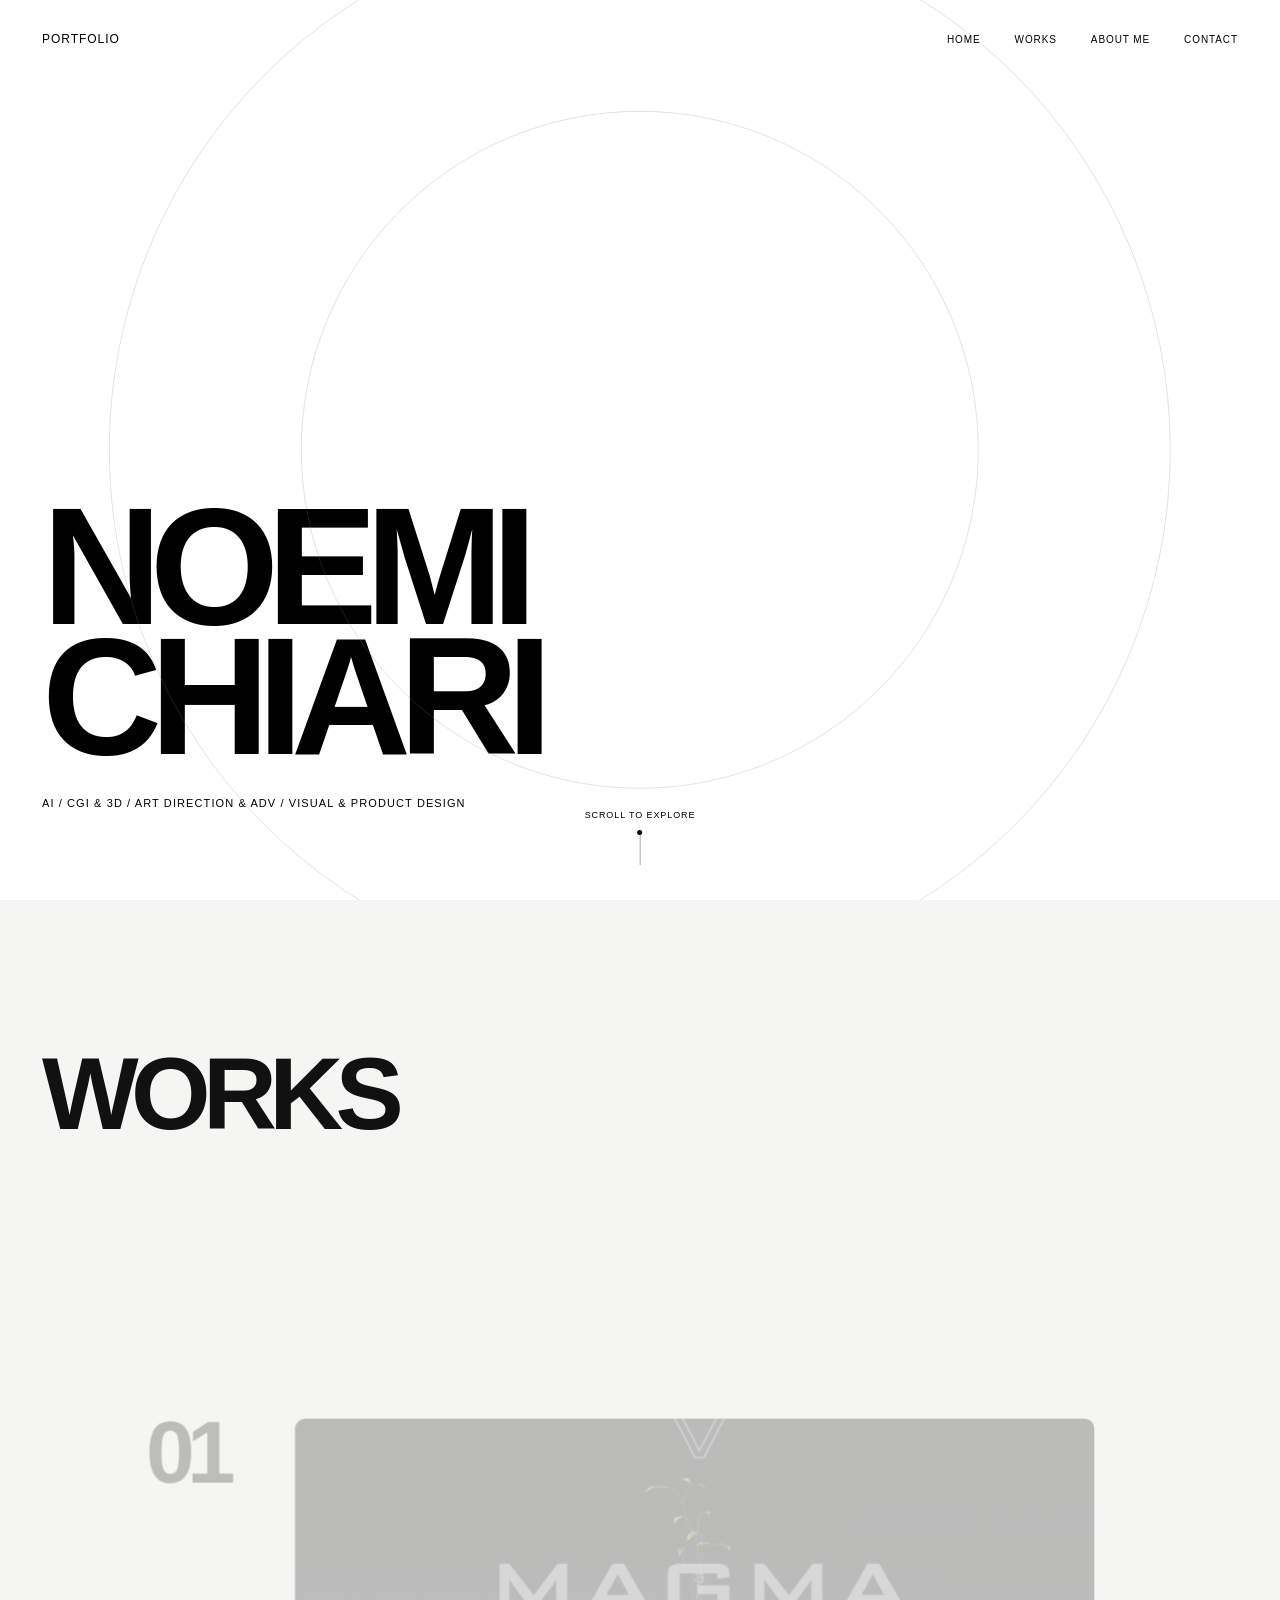
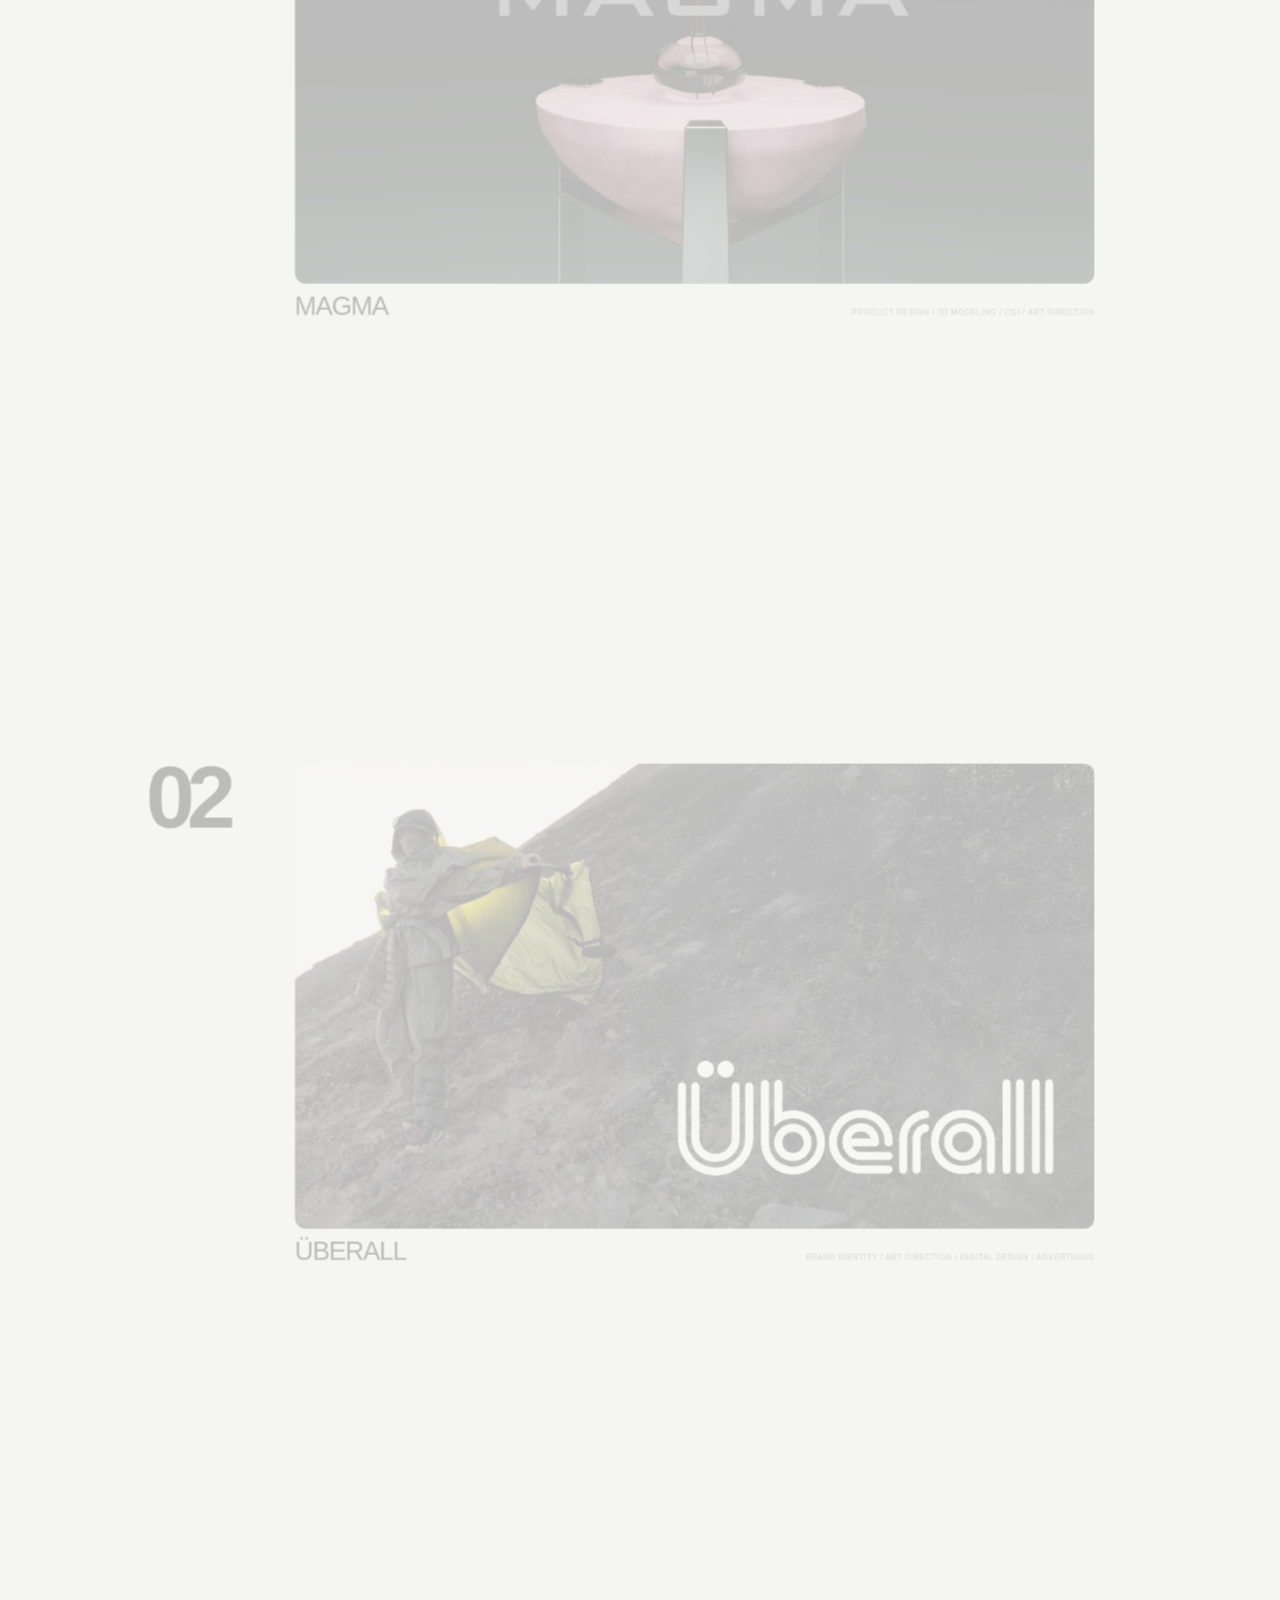
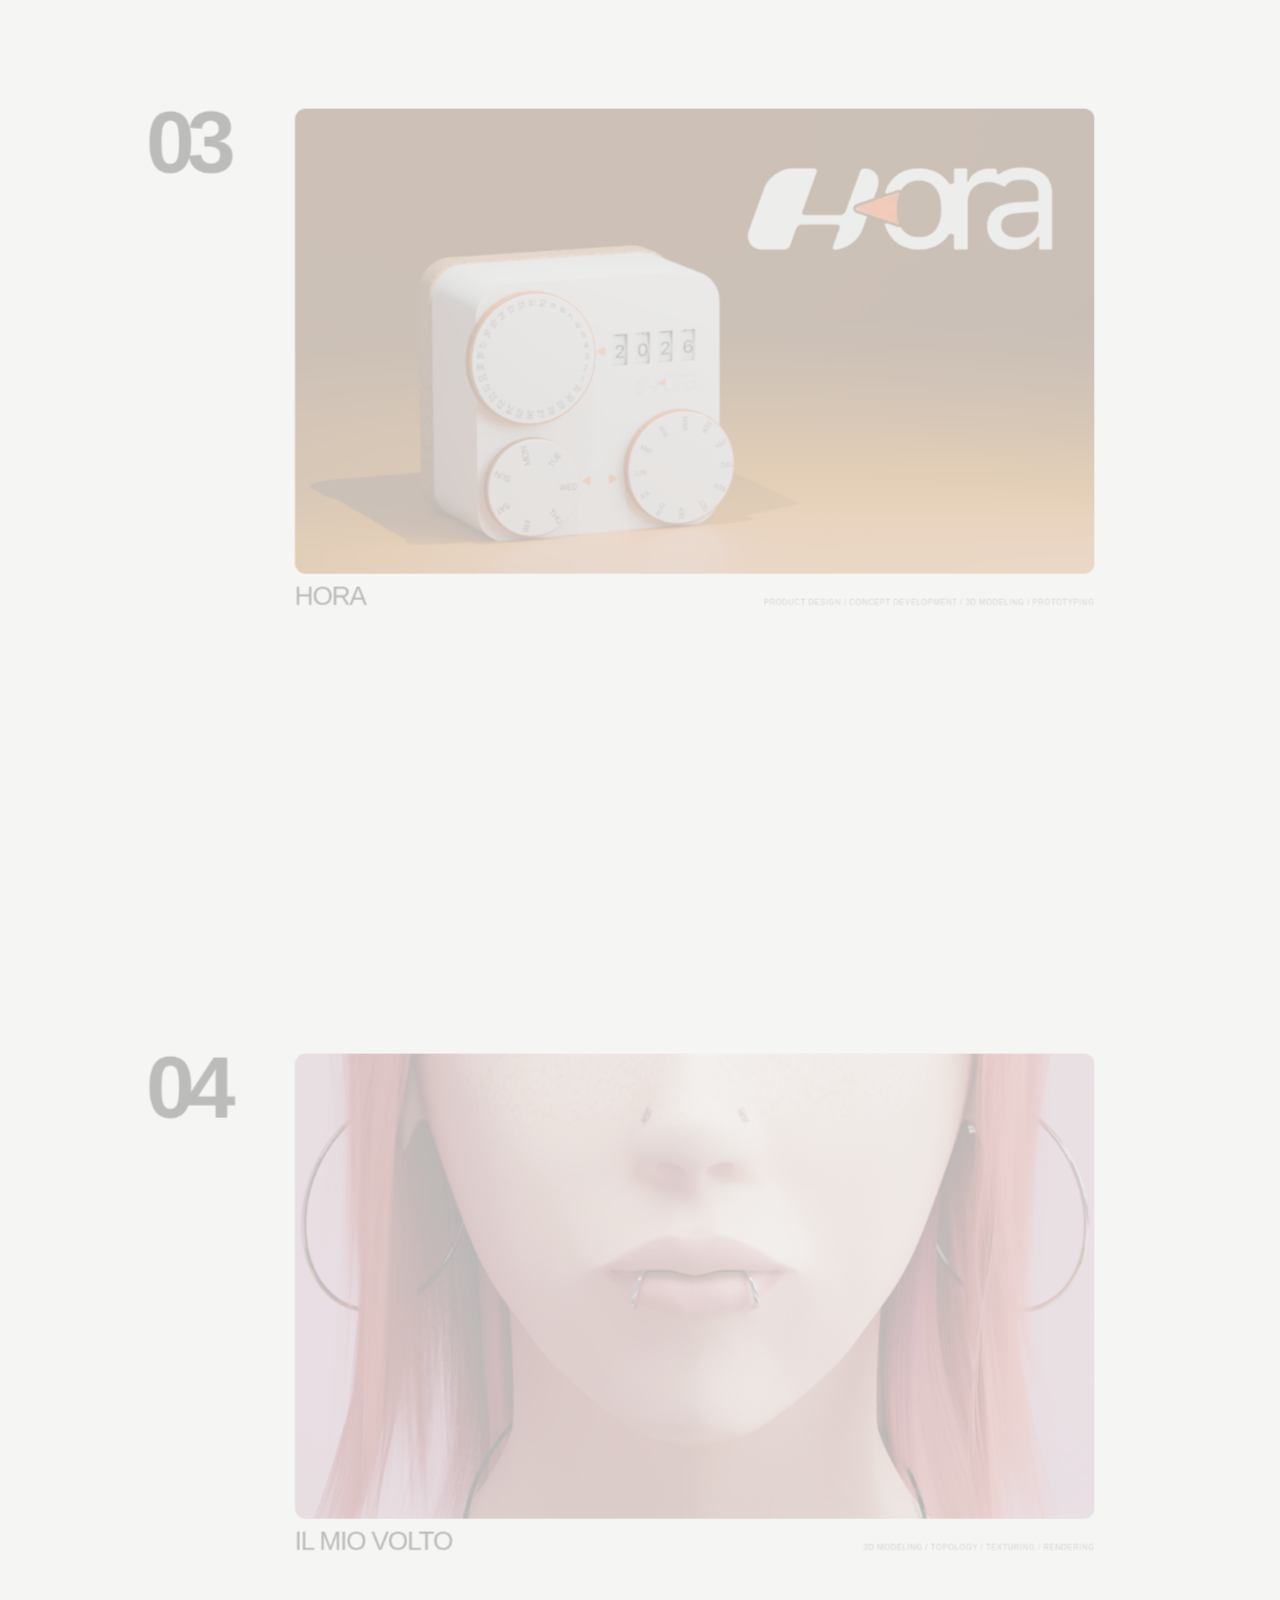
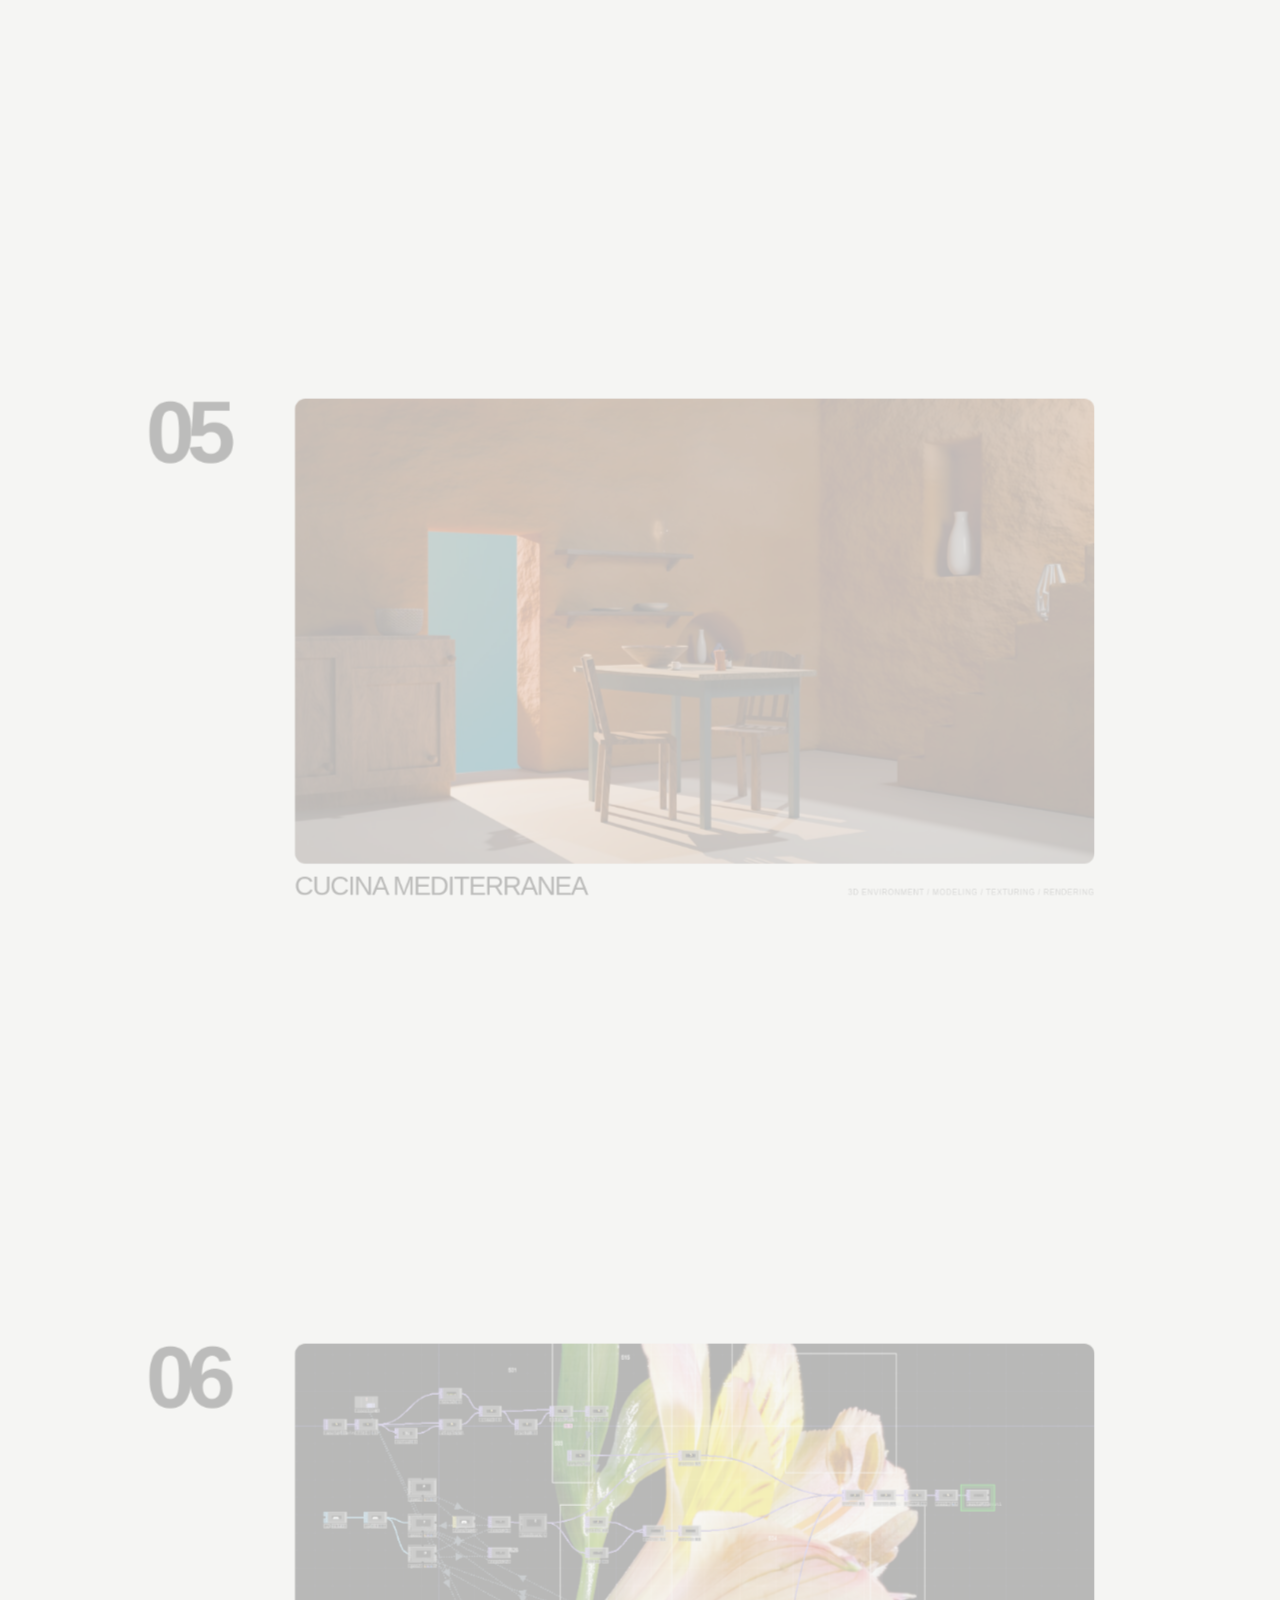
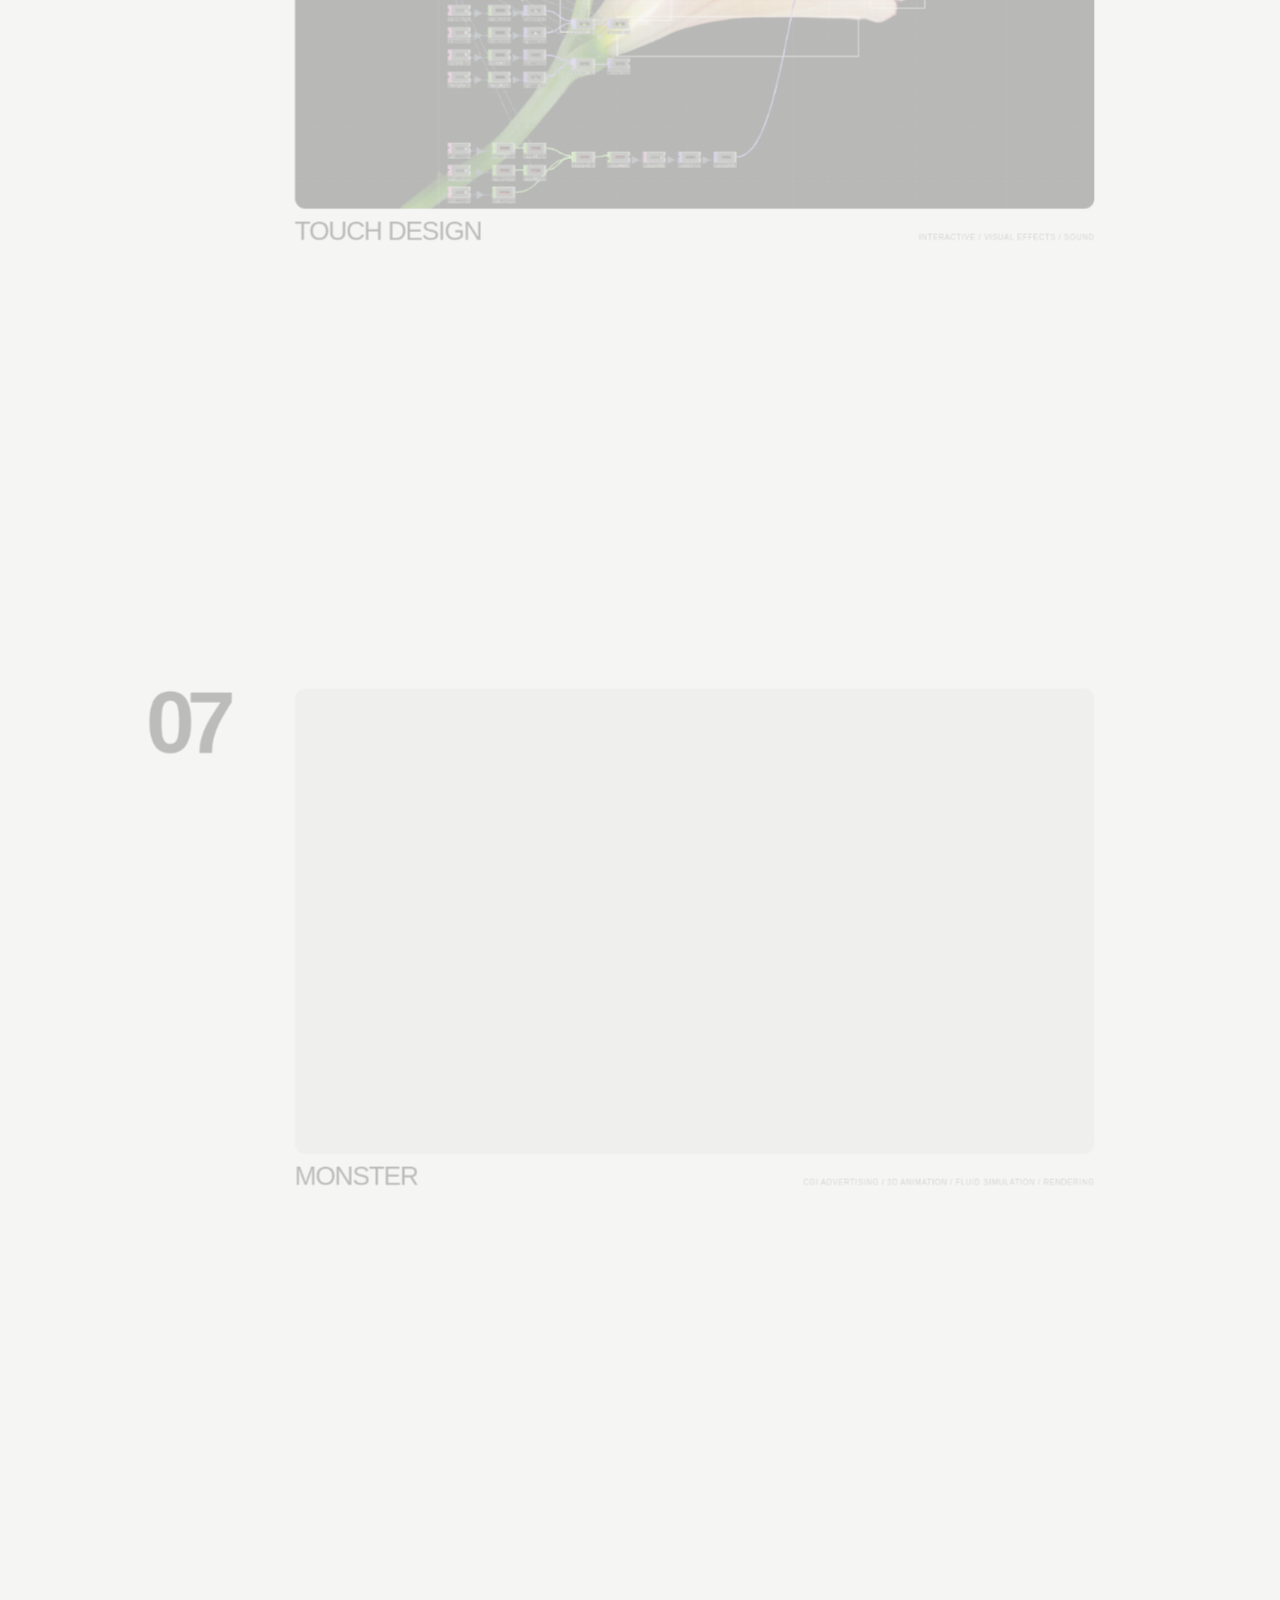
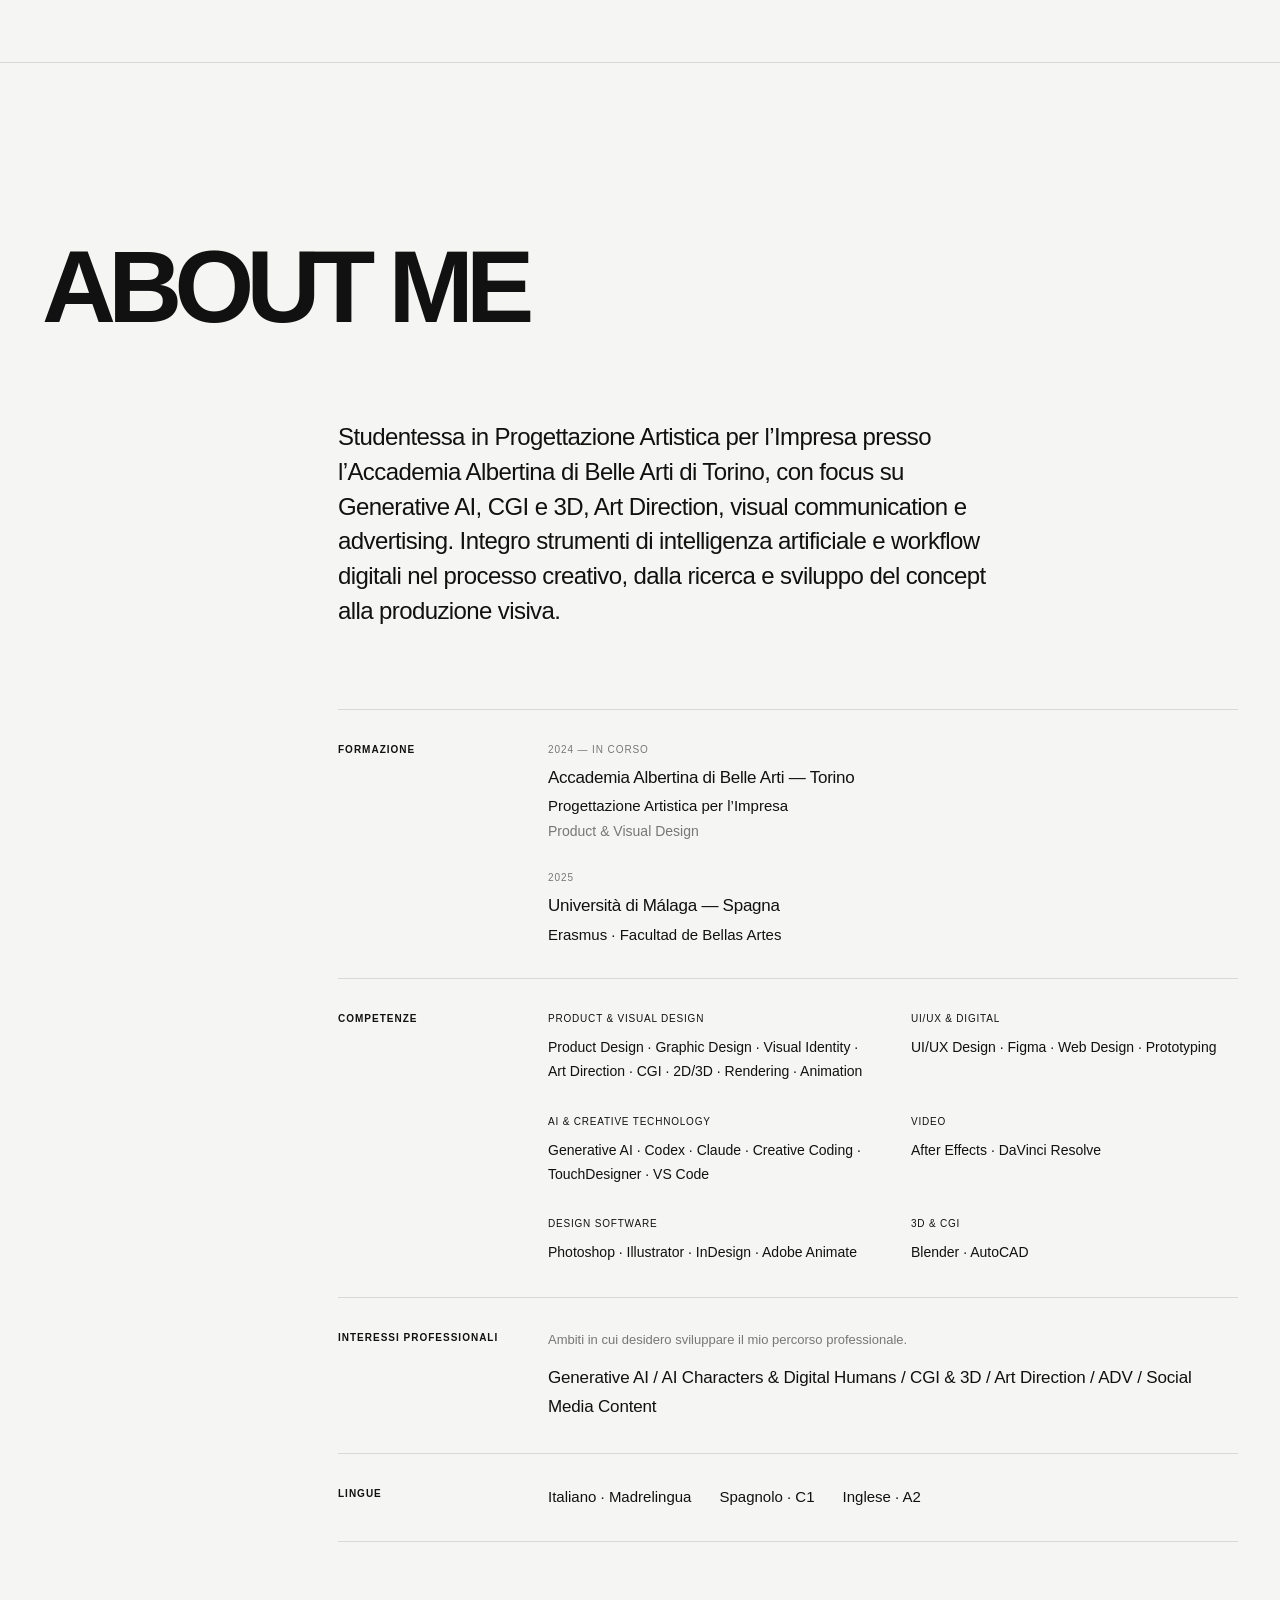
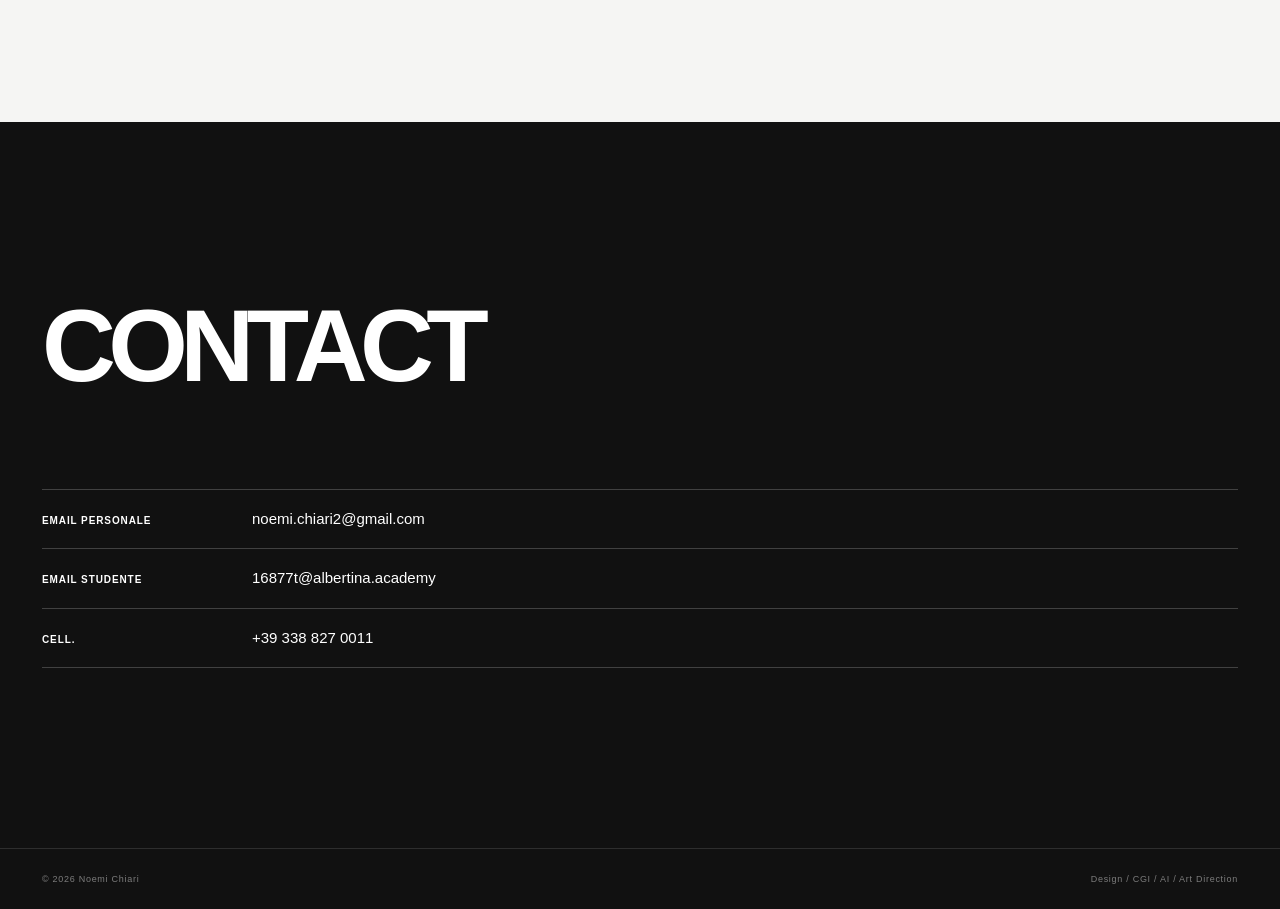
<file: index.html>
<!DOCTYPE html>
<html lang="it">

<head>

  <meta charset="UTF-8">

  <meta
    name="viewport"
    content="width=device-width, initial-scale=1.0"
  >

  <title>Noemi Chiari — Portfolio</title>

  <meta
    name="description"
    content="Portfolio di Noemi Chiari — Design / CGI / AI / Art Direction"
  >

  <link rel="preconnect" href="https://api.fontshare.com">

  <link
    href="https://api.fontshare.com/v2/css?f[]=general-sans@400,500,600,700,800&display=swap"
    rel="stylesheet"
  >

  <link
    rel="stylesheet"
    href="css/style.css"
  >
  <link rel="stylesheet" href="css/project.css">

</head>

<body>

  <!-- =====================================================
       HEADER FISSO
  ====================================================== -->

  <header
    class="site-header"
    id="site-header"
  >

    <a
      href="#home"
      class="logo"
      data-nav
    >
      PORTFOLIO
    </a>

    <nav
      class="main-nav"
      id="main-nav"
    >

      <a
        href="#home"
        class="nav-link"
        data-nav
      >
        HOME
      </a>

      <a
        href="#works"
        class="nav-link"
        data-nav
      >
        WORKS
      </a>

      <a
        href="#about"
        class="nav-link"
        data-nav
      >
        ABOUT ME
      </a>

      <a
        href="#contact"
        class="nav-link"
        data-nav
      >
        CONTACT
      </a>

    </nav>

    <button
      class="menu-toggle"
      id="menu-toggle"
      aria-label="Apri menu"
      aria-expanded="false"
    >

      <span></span>
      <span></span>

    </button>

  </header>


  <!-- =====================================================
       MENU MOBILE
  ====================================================== -->

  <div
    class="mobile-menu"
    id="mobile-menu"
  >

    <a
      href="#home"
      data-nav
    >
      HOME
    </a>

    <a
      href="#works"
      data-nav
    >
      WORKS
    </a>

    <a
      href="#about"
      data-nav
    >
      ABOUT ME
    </a>

    <a
      href="#contact"
      data-nav
    >
      CONTACT
    </a>

  </div>


  <main>

    <!-- ===================================================
         HOME
    ==================================================== -->

    <section
      id="home"
      class="hero"
    >

      <div
        class="hero-rings"
        aria-hidden="true"
      >

        <span class="ring ring-1"></span>
        <span class="ring ring-2"></span>

      </div>


      <!-- NOME -->

      <div class="hero-content">

        <h1 class="hero-name">

          <span>NOEMI</span>
          <span>CHIARI</span>

        </h1>

        <p class="hero-role">
          AI / CGI &amp; 3D / ART DIRECTION &amp; ADV / VISUAL &amp; PRODUCT DESIGN
        </p>

      </div>


      <!-- SCROLL CENTRATO -->

      <div class="scroll-indicator">

        <span>
          SCROLL TO EXPLORE
        </span>

        <div class="scroll-line">
          <div class="scroll-dot"></div>
        </div>

      </div>

    </section>


    <!-- ===================================================
         WORKS
    ==================================================== -->

    <section
      id="works"
      class="works"
    >

      <div class="works-intro">

        <h2>
          WORKS
        </h2>

      </div>


      <!-- =================================================
           PROJECT 01 — MAGMA
      ================================================== -->

      <div class="project-wrap">

        <article class="project">

          <div class="project-inner">

            <span class="project-number">
              01
            </span>


            <div class="project-media">

              <a href="1-project-magma/magma.html"
                style="display:block;width:100%;height:100%;">
                <img src="1-project-magma/images/01.png"
                  alt="MAGMA" loading="lazy">
              </a>

            </div>


            <div class="project-info">

              <a
                class="project-title"
                data-project="magma"
                href="1-project-magma/magma.html"
              >
                MAGMA
              </a>

              <p class="project-desc">
                Product Design / 3D Modeling / CGI / Art Direction
              </p>

            </div>

          </div>

        </article>

      </div>


      <!-- =================================================
           PROJECT 02
      ================================================== -->

      <div class="project-wrap">

        <article class="project">

          <div class="project-inner">

            <span class="project-number">
              02
            </span>

            <div class="project-media">

              <a href="2-project-uberall/uberall.html"
                style="display:block;width:100%;height:100%;">
                <img src="2-project-uberall/images/Tavola%20disegno%201%402x.png"
                  alt="ÜBERALL" loading="lazy">
              </a>

            </div>

            <div class="project-info">

              <a
                class="project-title"
                data-project="uberall"
                href="2-project-uberall/uberall.html"
              >
                ÜBERALL
              </a>

              <p class="project-desc">
                Brand Identity / Art Direction / Digital Design / Advertising
              </p>

            </div>

          </div>

        </article>

      </div>


      <!-- =================================================
           PROJECT 03
      ================================================== -->

      <div class="project-wrap">

        <article class="project">

          <div class="project-inner">

            <span class="project-number">
              03
            </span>

            <div class="project-media">

              <a href="3-project-hora/hora.html"
                style="display:block;width:100%;height:100%;">
                <img src="3-project-hora/images/tavola1%20-%20copertina.png"
                  alt="HORA" loading="lazy">
              </a>

            </div>

            <div class="project-info">

              <a
                class="project-title"
                data-project="hora"
                href="3-project-hora/hora.html"
              >
                HORA
              </a>

              <p class="project-desc">
                Product Design / Concept Development / 3D Modeling / Prototyping
              </p>

            </div>

          </div>

        </article>

      </div>


      <!-- =================================================
           PROJECT 04
      ================================================== -->

      <div class="project-wrap">

        <article class="project">

          <div class="project-inner">

            <span class="project-number">
              04
            </span>

            <div class="project-media">

              <a href="4-project-il-mio-volto/il-mio-volto.html"
                style="display:block;width:100%;height:100%;">
                <img src="4-project-il-mio-volto/images/01volto.png"
                  alt="IL MIO VOLTO" loading="lazy">
              </a>

            </div>

            <div class="project-info">

              <a
                class="project-title"
                data-project="il-mio-volto"
                href="4-project-il-mio-volto/il-mio-volto.html"
              >
                IL MIO VOLTO
              </a>

              <p class="project-desc">
                3D Modeling / Topology / Texturing / Rendering
              </p>

            </div>

          </div>

        </article>

      </div>


      <!-- =================================================
           PROJECT 05
      ================================================== -->

      <div class="project-wrap">

        <article class="project">

          <div class="project-inner">

            <span class="project-number">
              05
            </span>

            <div class="project-media">

              <a href="5-project-cucina-mediterranea/cucina-mediterranea.html"
                style="display:block;width:100%;height:100%;">
                <img src="5-project-cucina-mediterranea/images/01cucina.jpeg"
                  alt="CUCINA MEDITERRANEA" loading="lazy">
              </a>

            </div>

            <div class="project-info">

              <a
                class="project-title"
                data-project="cucina-mediterranea"
                href="5-project-cucina-mediterranea/cucina-mediterranea.html"
              >
                CUCINA MEDITERRANEA
              </a>

              <p class="project-desc">
                3D Environment / Modeling / Texturing / Rendering
              </p>

            </div>

          </div>

        </article>

      </div>

      <div class="project-wrap">
        <article class="project">
          <div class="project-inner">
            <span class="project-number">06</span>
            <div class="project-media">

              <a href="6-project-touchdesign/touchdesign.html"
                style="display:block;width:100%;height:100%;">
                <img src="6-project-touchdesign/images/01copertina.png"
                  alt="TOUCH DESIGN" loading="lazy">
              </a>

            </div>
            <div class="project-info">
              <a class="project-title" data-project="touchdesign"
                href="6-project-touchdesign/touchdesign.html"
              >TOUCH DESIGN</a>
              <p class="project-desc">Interactive / Visual Effects / Sound</p>
            </div>
          </div>
        </article>
      </div>

      <div class="project-wrap">
        <article class="project">
          <div class="project-inner">
            <span class="project-number">07</span>
            <div class="project-media" data-project-media="monster">
              <video data-project-preview autoplay muted loop playsinline preload="none" width="1634" height="1034"
                data-src="7-project-monster/video/Monster_ADV_Lime_Complete_H264.mp4"
                aria-label="MONSTER — Preview video"></video>
            </div>
            <div class="project-info">
              <span class="project-title" data-project="monster">MONSTER</span>
              <p class="project-desc">CGI Advertising / 3D Animation / Fluid Simulation / Rendering</p>
            </div>
          </div>
        </article>
      </div>

    </section>


    <!-- ===================================================
         ABOUT
    ==================================================== -->

    <section
      id="about"
      class="about"
    >

      <div class="section-heading">

        <h2>
          ABOUT ME
        </h2>

      </div>


      <div class="about-grid">

        <div class="about-body">

          <p class="about-intro">
            Studentessa in Progettazione Artistica per l’Impresa presso l’Accademia Albertina di Belle Arti di Torino, con focus su Generative AI, CGI e 3D, Art Direction, visual communication e advertising. Integro strumenti di intelligenza artificiale e workflow digitali nel processo creativo, dalla ricerca e sviluppo del concept alla produzione visiva.
          </p>


          <div class="about-block">

            <h3>
              Formazione
            </h3>

            <ol class="education-list" role="list">

              <li>
                <p class="education-date">
                  <time datetime="2024">2024</time> — IN CORSO
                </p>
                <h4 class="education-school">
                  Accademia Albertina di Belle Arti — Torino
                </h4>
                <p class="education-course">
                  Progettazione Artistica per l’Impresa
                </p>
                <p class="education-focus">
                  Product &amp; Visual Design
                </p>
              </li>

              <li>
                <p class="education-date">
                  <time datetime="2025">2025</time>
                </p>
                <h4 class="education-school">
                  Università di Málaga — Spagna
                </h4>
                <p class="education-course">
                  Erasmus · Facultad de Bellas Artes
                </p>
              </li>

            </ol>

          </div>


          <div class="about-block">

            <h3>
              Competenze
            </h3>

            <div class="skills-grid">

              <div class="skill-group">
                <h4>Product &amp; Visual Design</h4>
                <p>
                  Product Design · Graphic Design · Visual Identity ·
                  Art Direction · CGI · 2D/3D · Rendering · Animation
                </p>
              </div>

              <div class="skill-group">
                <h4>UI/UX &amp; Digital</h4>
                <p>
                  UI/UX Design · Figma · Web Design · Prototyping
                </p>
              </div>

              <div class="skill-group">
                <h4>AI &amp; Creative Technology</h4>
                <p>
                  Generative AI · Codex · Claude · Creative Coding ·
                  TouchDesigner · VS Code
                </p>
              </div>

              <div class="skill-group">
                <h4>Video</h4>
                <p>After Effects · DaVinci Resolve</p>
              </div>

              <div class="skill-group">
                <h4>Design Software</h4>
                <p>
                  Photoshop · Illustrator · InDesign · Adobe Animate
                </p>
              </div>

              <div class="skill-group">
                <h4>3D &amp; CGI</h4>
                <p>Blender · AutoCAD</p>
              </div>

            </div>

          </div>


          <div class="about-block">

            <h3>
              Interessi professionali
            </h3>

            <div>
              <p class="interests-intro">
                Ambiti in cui desidero sviluppare il mio percorso professionale.
              </p>
              <p class="interests-list">
                Generative AI / AI Characters &amp; Digital Humans / CGI &amp; 3D / Art Direction / ADV / Social Media Content
              </p>
            </div>

          </div>

          <div class="about-block">

            <h3>Lingue</h3>

            <ul class="language-list" role="list">
              <li><span class="language-name">Italiano</span> · Madrelingua</li>
              <li><span class="language-name">Spagnolo</span> · C1</li>
              <li><span class="language-name">Inglese</span> · A2</li>
            </ul>

          </div>

        </div>

      </div>

    </section>


    <!-- ===================================================
         CONTACT
    ==================================================== -->

    <section
      id="contact"
      class="contact"
    >

      <div class="section-heading contact-heading">

        <h2>
          CONTACT
        </h2>

      </div>


      <div class="contact-links">

        <a
          href="mailto:noemi.chiari2@gmail.com"
          class="contact-link"
        >
          <span class="contact-label">EMAIL PERSONALE</span>
          <span class="contact-value">noemi.chiari2@gmail.com</span>
        </a>


        <a
          href="mailto:16877t@albertina.academy"
          class="contact-link"
        >
          <span class="contact-label">EMAIL STUDENTE</span>
          <span class="contact-value">16877t@albertina.academy</span>
        </a>


        <a
          href="tel:+393388270011"
          class="contact-link"
        >
          <span class="contact-label">CELL.</span>
          <span class="contact-value">+39 338 827 0011</span>
        </a>

      </div>

    </section>

  </main>


  <!-- =====================================================
       FOOTER
  ====================================================== -->

  <footer class="site-footer">

    <span>
      © 2026 Noemi Chiari
    </span>

    <span>
      Design / CGI / AI / Art Direction
    </span>

  </footer>


  <!-- =====================================================
       SCRIPTS
  ====================================================== -->

  <script src="js/script.js"></script>
  <script src="js/project-videos.js"></script>

</body>

</html>
</file>
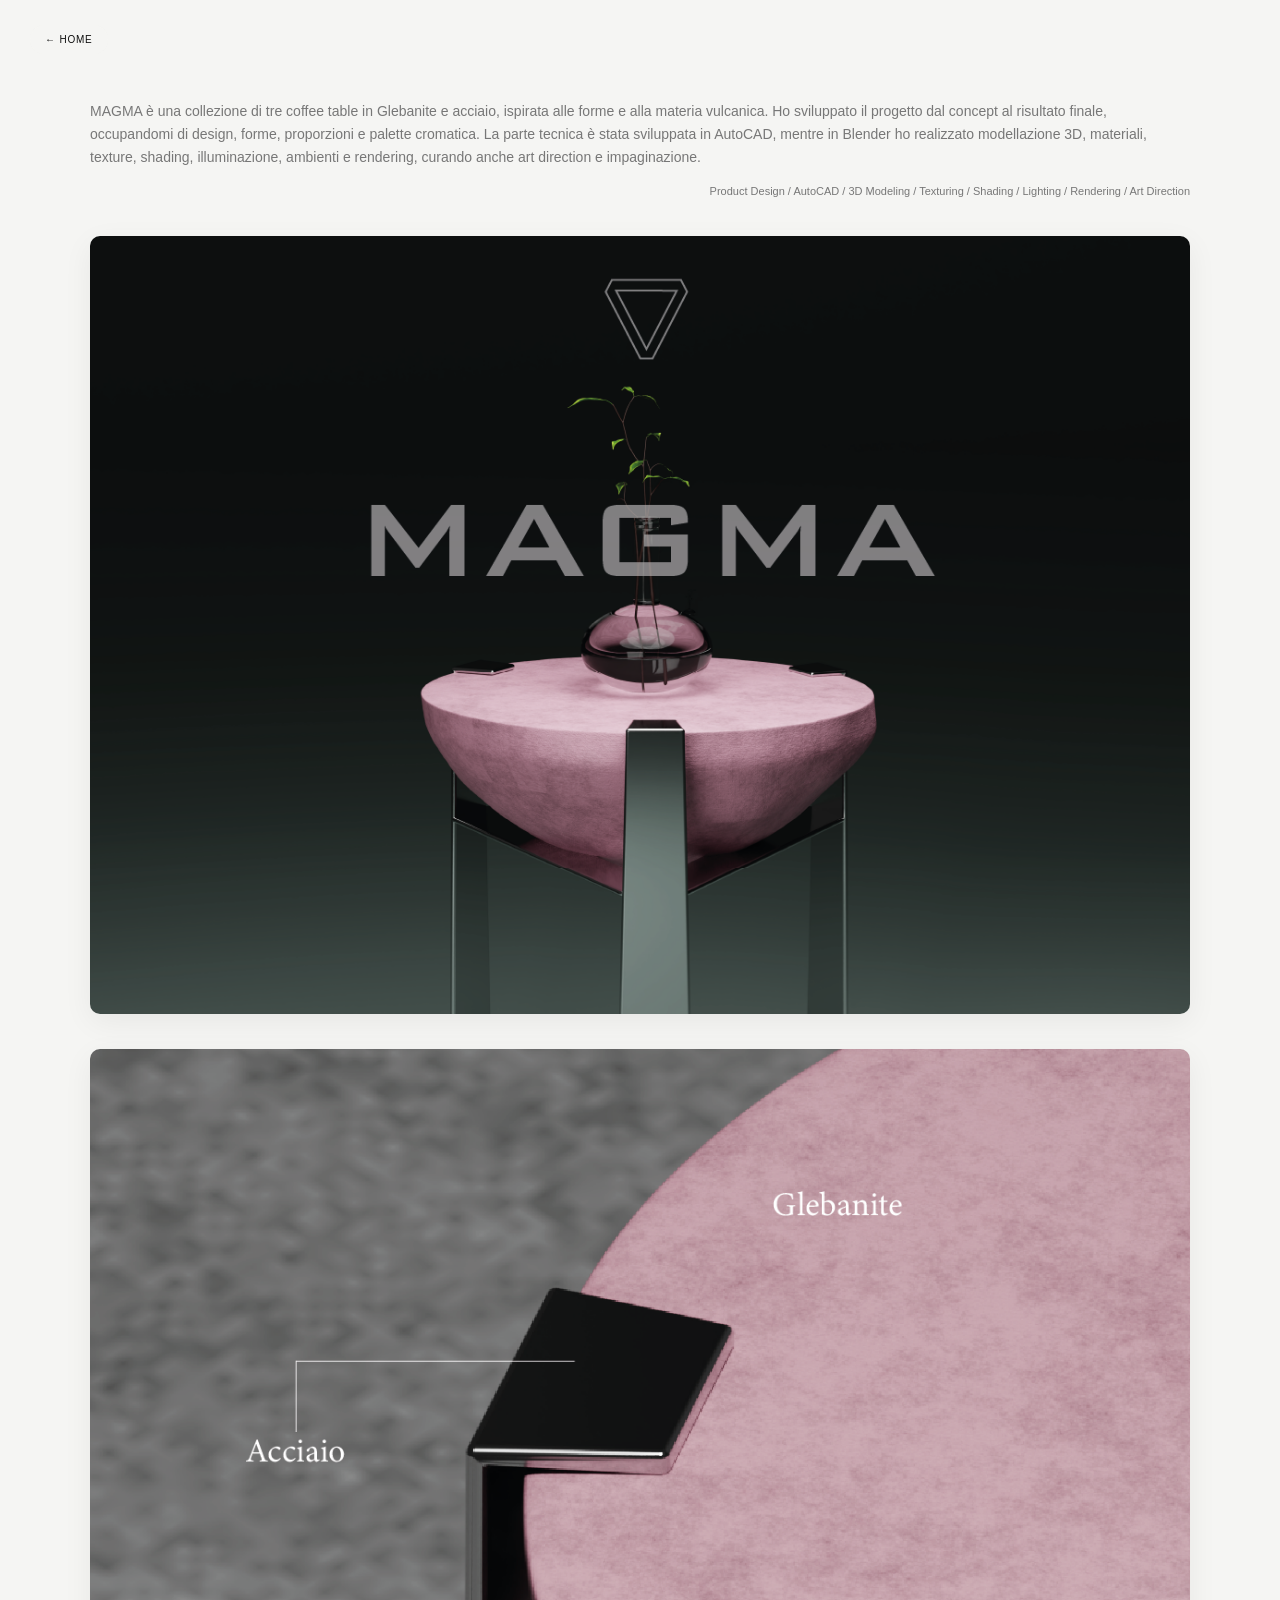
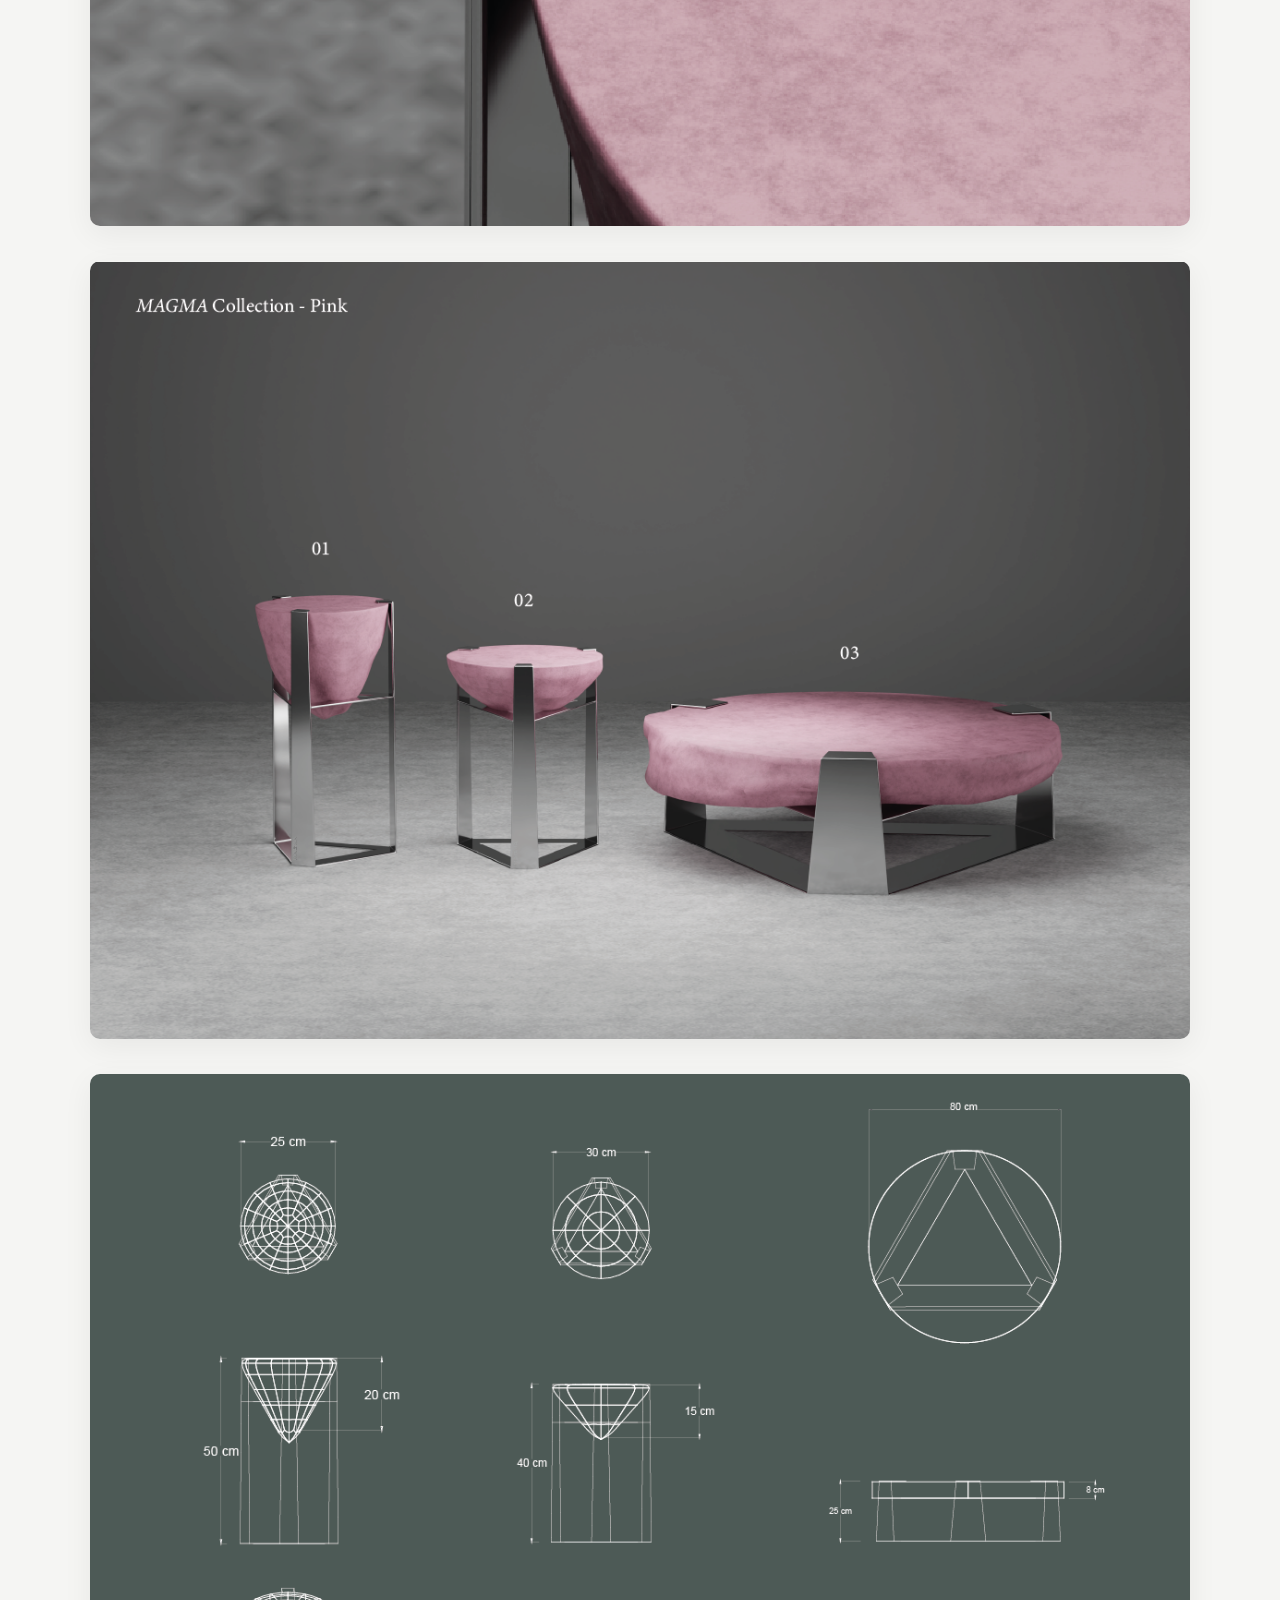
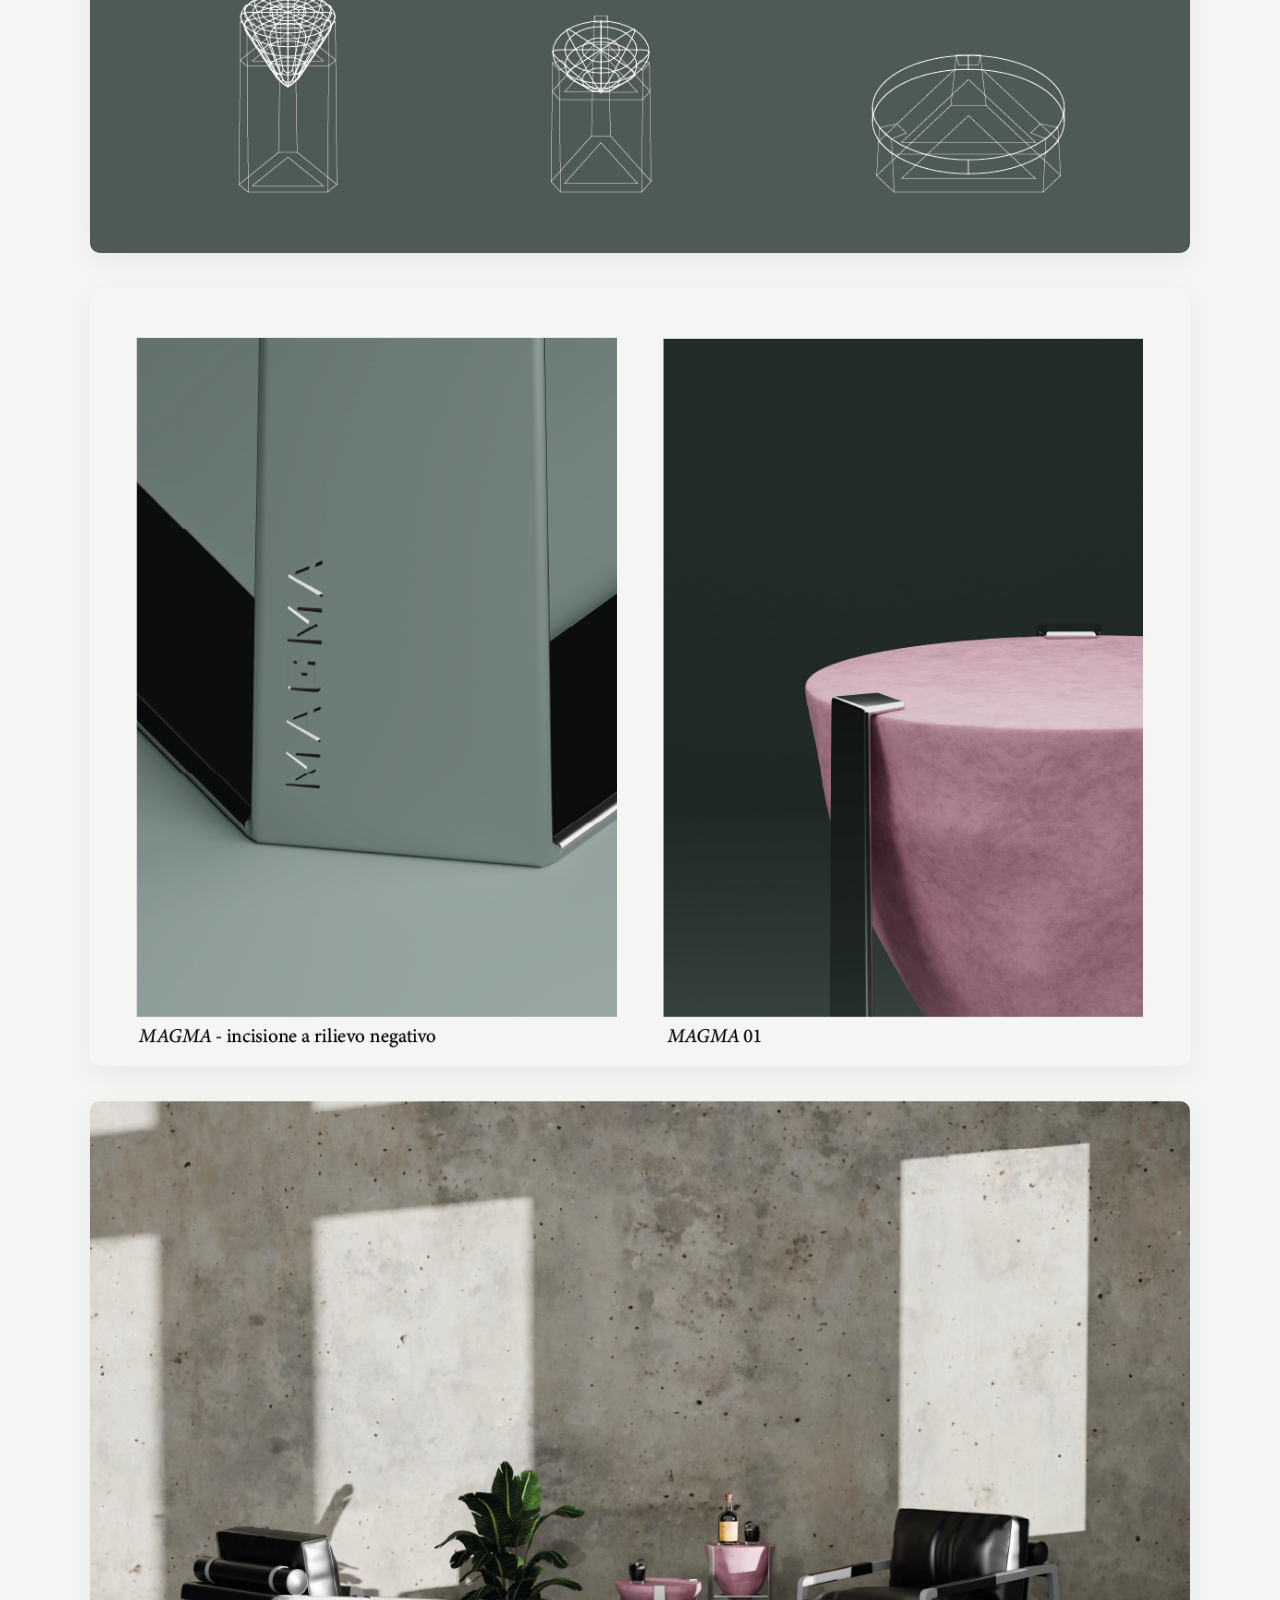
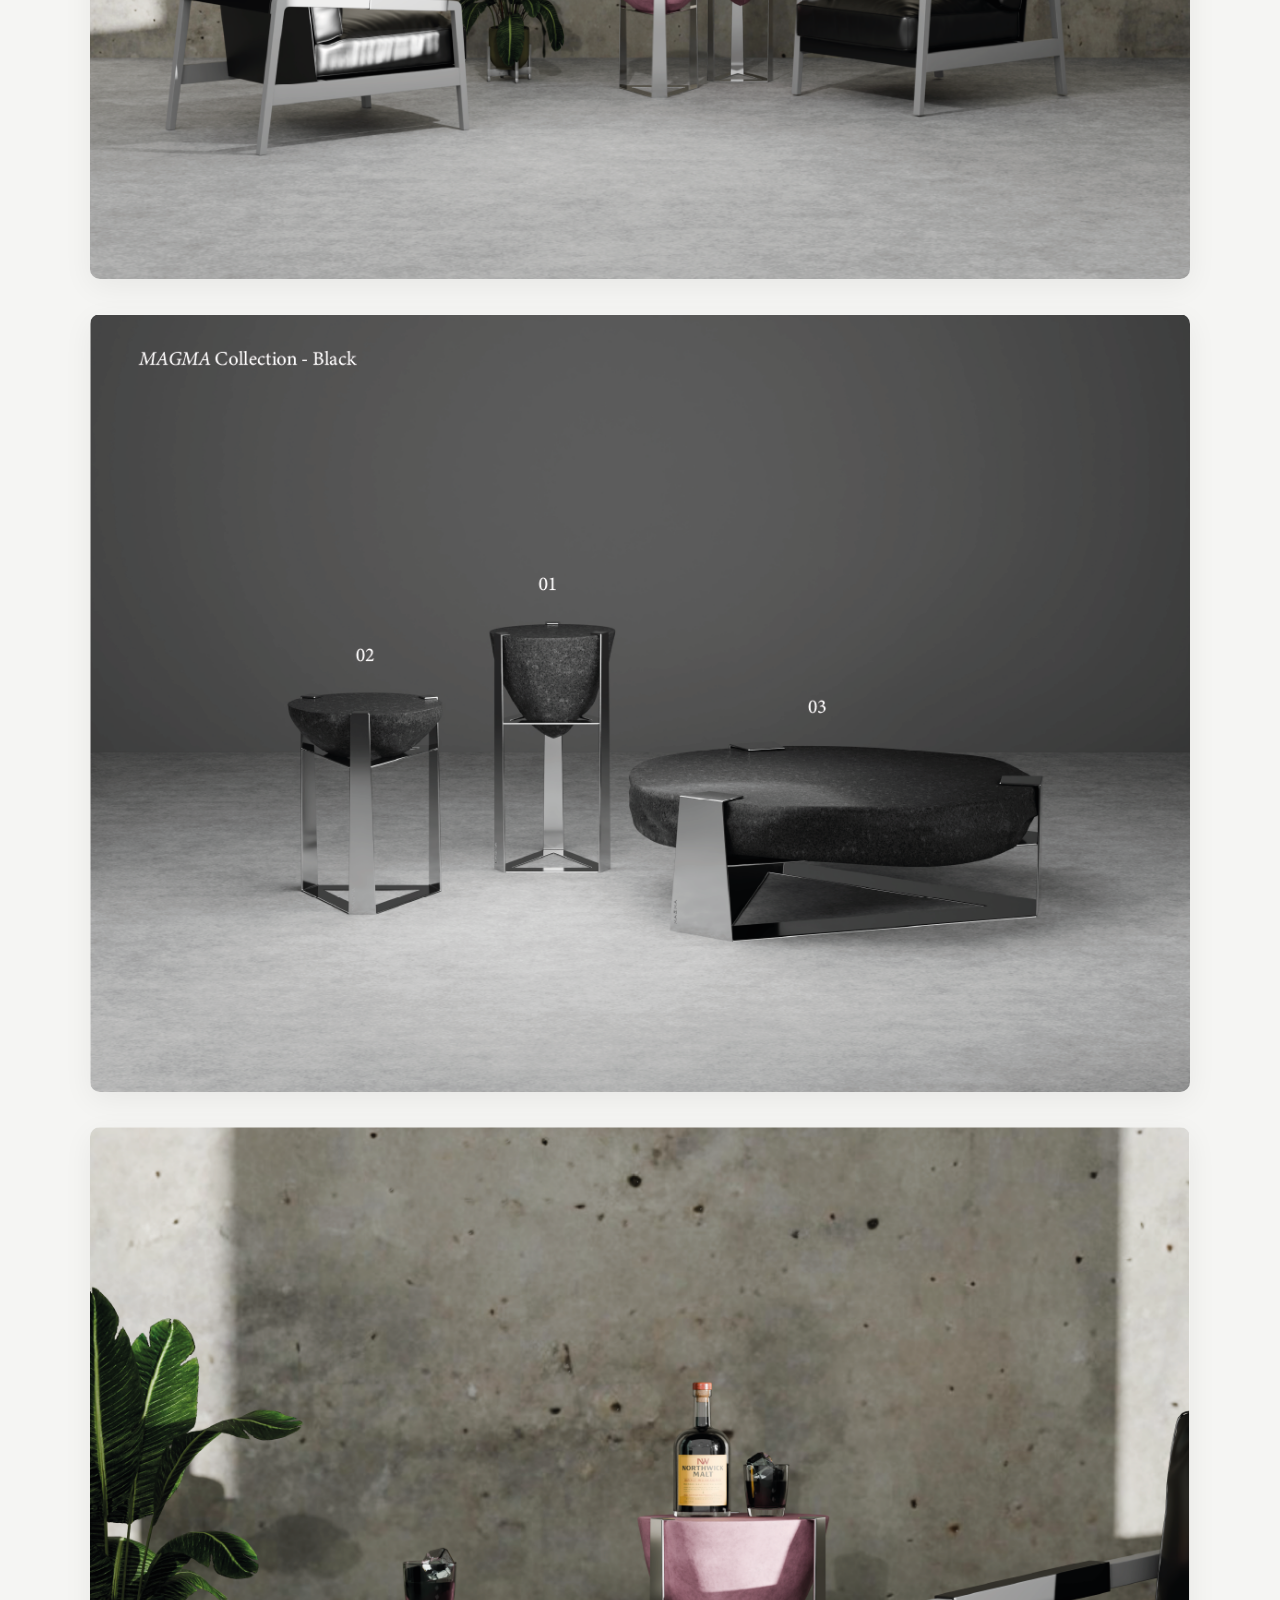
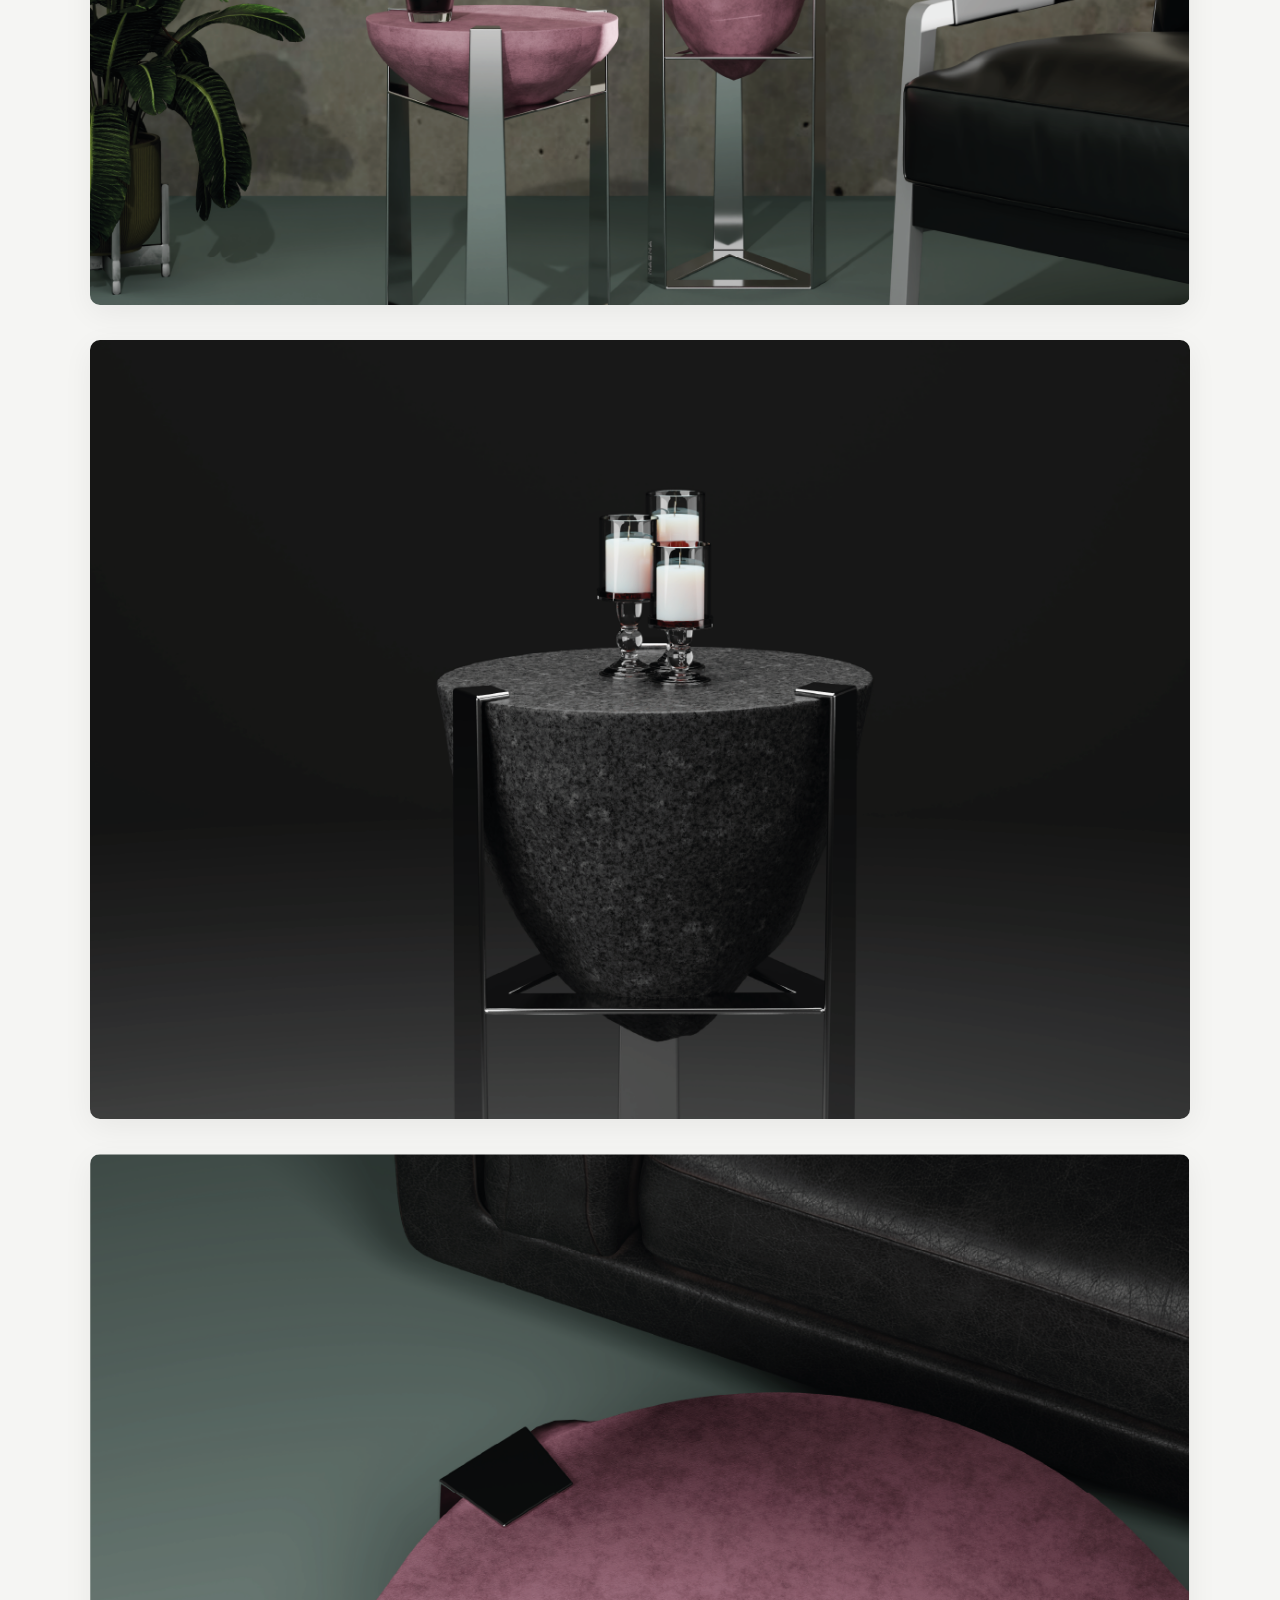
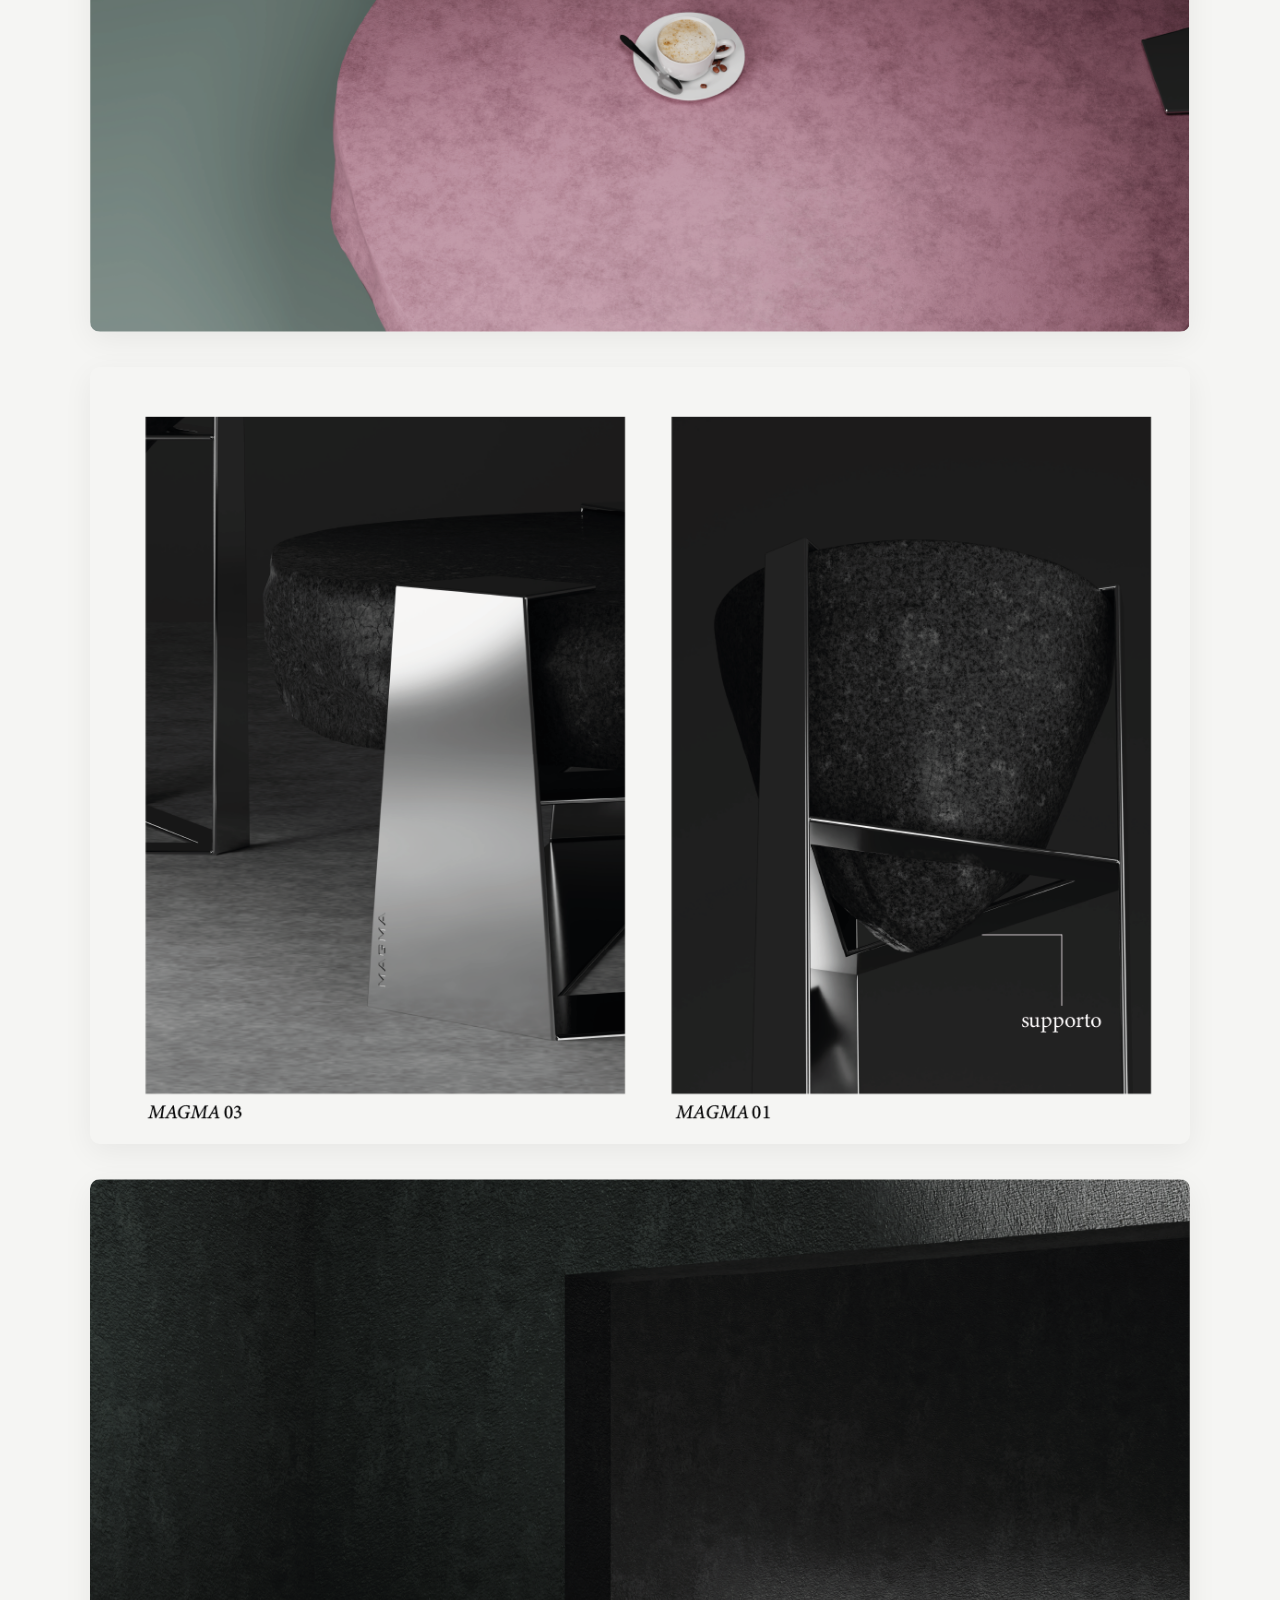
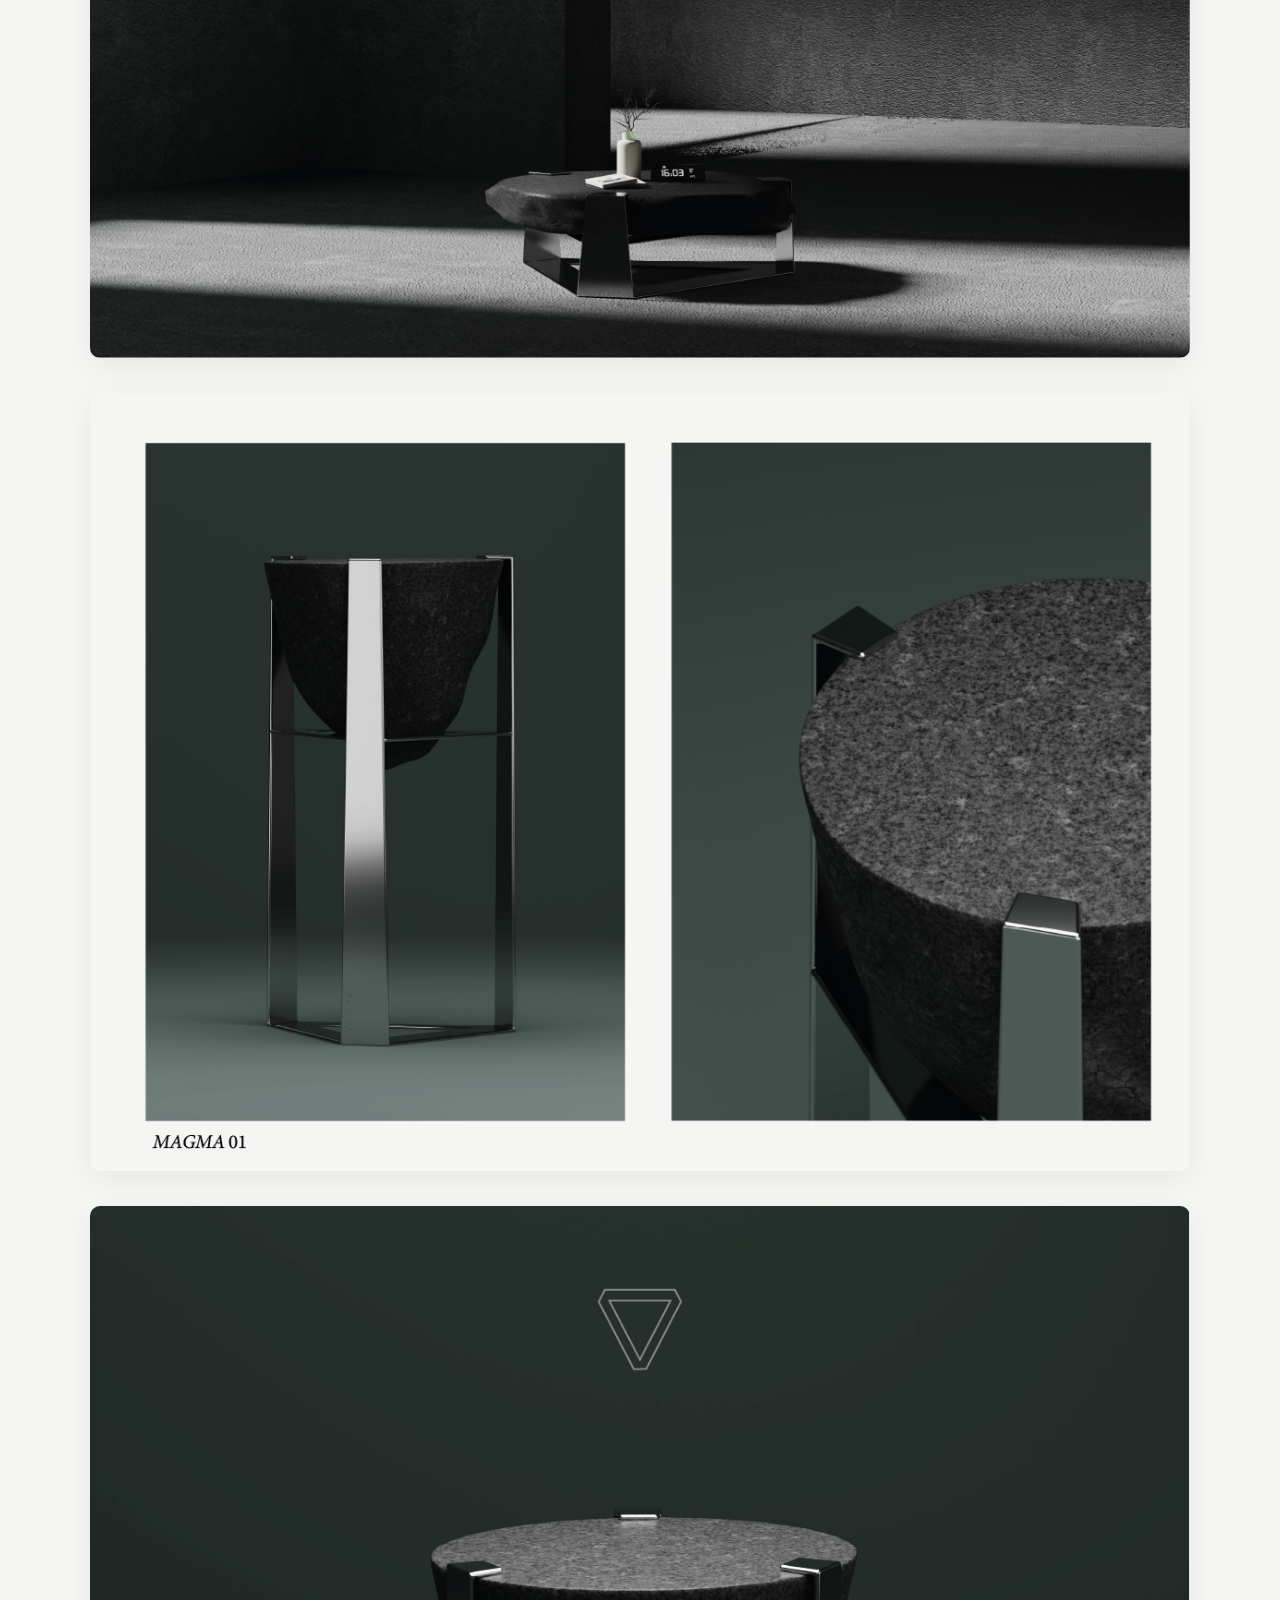
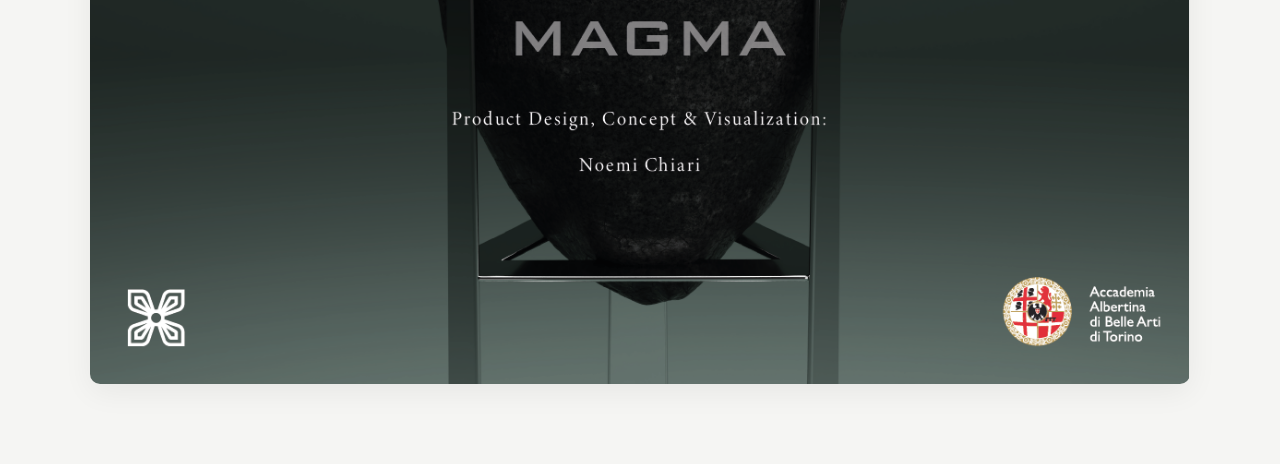
<file: 1-project-magma/magma.html>
<!DOCTYPE html>
<html lang="it">
<head>
  <meta charset="UTF-8">
  <meta name="viewport" content="width=device-width, initial-scale=1.0">
  <title>MAGMA — Noemi Chiari</title>
  <link rel="stylesheet" href="../css/style.css">
  <link rel="stylesheet" href="../css/project.css">
</head>
<body>
  <a href="../index.html" class="project-back">← HOME</a>

  <main class="project-page" aria-label="MAGMA">
    <div class="project-gallery">
      <div class="project-copy">
        <p class="project-summary">MAGMA è una collezione di tre coffee table in Glebanite e acciaio, ispirata alle forme e alla materia vulcanica. Ho sviluppato il progetto dal concept al risultato finale, occupandomi di design, forme, proporzioni e palette cromatica. La parte tecnica è stata sviluppata in AutoCAD, mentre in Blender ho realizzato modellazione 3D, materiali, texture, shading, illuminazione, ambienti e rendering, curando anche art direction e impaginazione.</p>
        <p class="project-credits">Product Design / AutoCAD / 3D Modeling / Texturing / Shading / Lighting / Rendering / Art Direction</p>
      </div>
      <!-- project-images:start -->
      <a href="images/01.png" target="_blank" rel="noopener">
        <img src="images/01.png" alt="MAGMA — Pagina 1">
      </a>

      <a href="images/02.png" target="_blank" rel="noopener">
        <img src="images/02.png" alt="MAGMA — Pagina 2" loading="lazy">
      </a>

      <a href="images/03.png" target="_blank" rel="noopener">
        <img src="images/03.png" alt="MAGMA — Pagina 3" loading="lazy">
      </a>

      <a href="images/04.png" target="_blank" rel="noopener">
        <img src="images/04.png" alt="MAGMA — Pagina 4" loading="lazy">
      </a>

      <a href="images/05.png" target="_blank" rel="noopener">
        <img src="images/05.png" alt="MAGMA — Pagina 5" loading="lazy">
      </a>

      <a href="images/06.png" target="_blank" rel="noopener">
        <img src="images/06.png" alt="MAGMA — Pagina 6" loading="lazy">
      </a>

      <a href="images/07.png" target="_blank" rel="noopener">
        <img src="images/07.png" alt="MAGMA — Pagina 7" loading="lazy">
      </a>

      <a href="images/08.png" target="_blank" rel="noopener">
        <img src="images/08.png" alt="MAGMA — Pagina 8" loading="lazy">
      </a>

      <a href="images/09.png" target="_blank" rel="noopener">
        <img src="images/09.png" alt="MAGMA — Pagina 9" loading="lazy">
      </a>

      <a href="images/10.png" target="_blank" rel="noopener">
        <img src="images/10.png" alt="MAGMA — Pagina 10" loading="lazy">
      </a>

      <a href="images/11.png" target="_blank" rel="noopener">
        <img src="images/11.png" alt="MAGMA — Pagina 11" loading="lazy">
      </a>

      <a href="images/12.png" target="_blank" rel="noopener">
        <img src="images/12.png" alt="MAGMA — Pagina 12" loading="lazy">
      </a>

      <a href="images/13.png" target="_blank" rel="noopener">
        <img src="images/13.png" alt="MAGMA — Pagina 13" loading="lazy">
      </a>

      <a href="images/14.png" target="_blank" rel="noopener">
        <img src="images/14.png" alt="MAGMA — Pagina 14" loading="lazy">
      </a>
      <!-- project-images:end -->
    </div>
  </main>
</body>
</html>
</file>
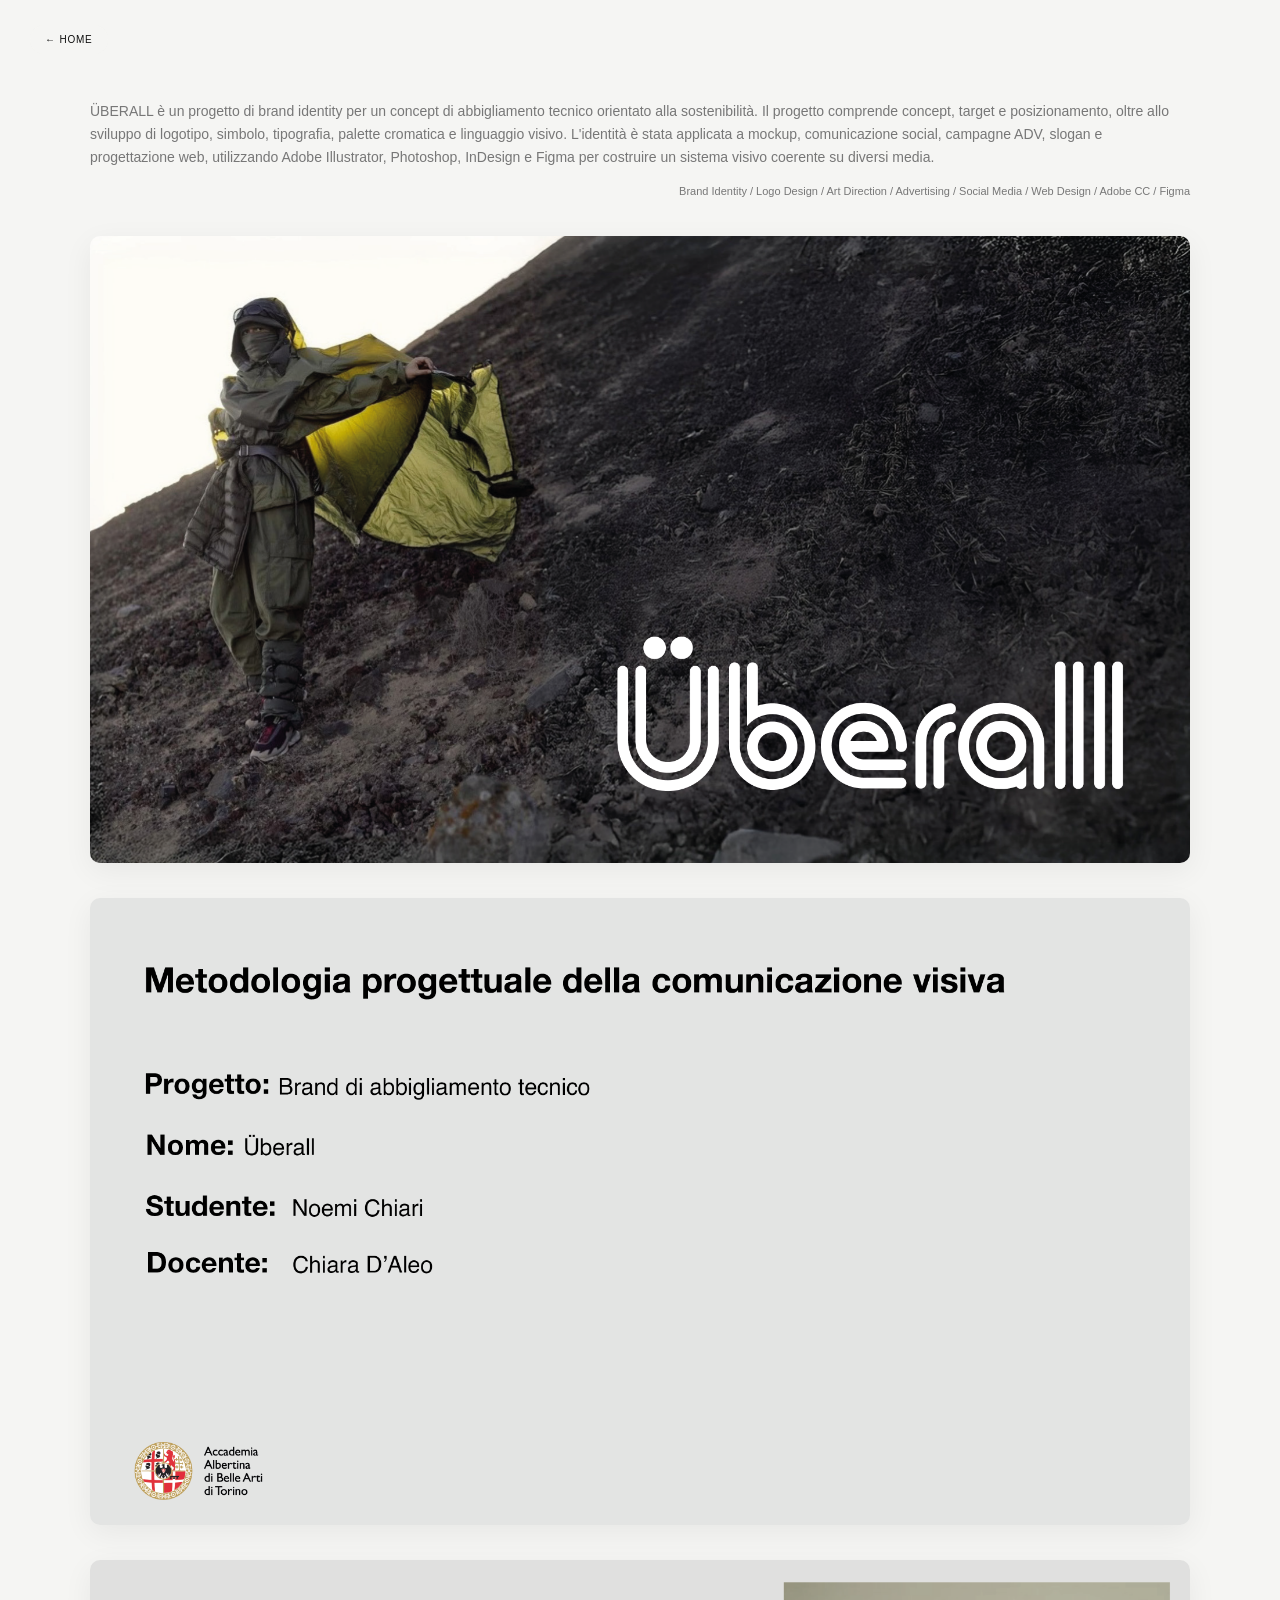
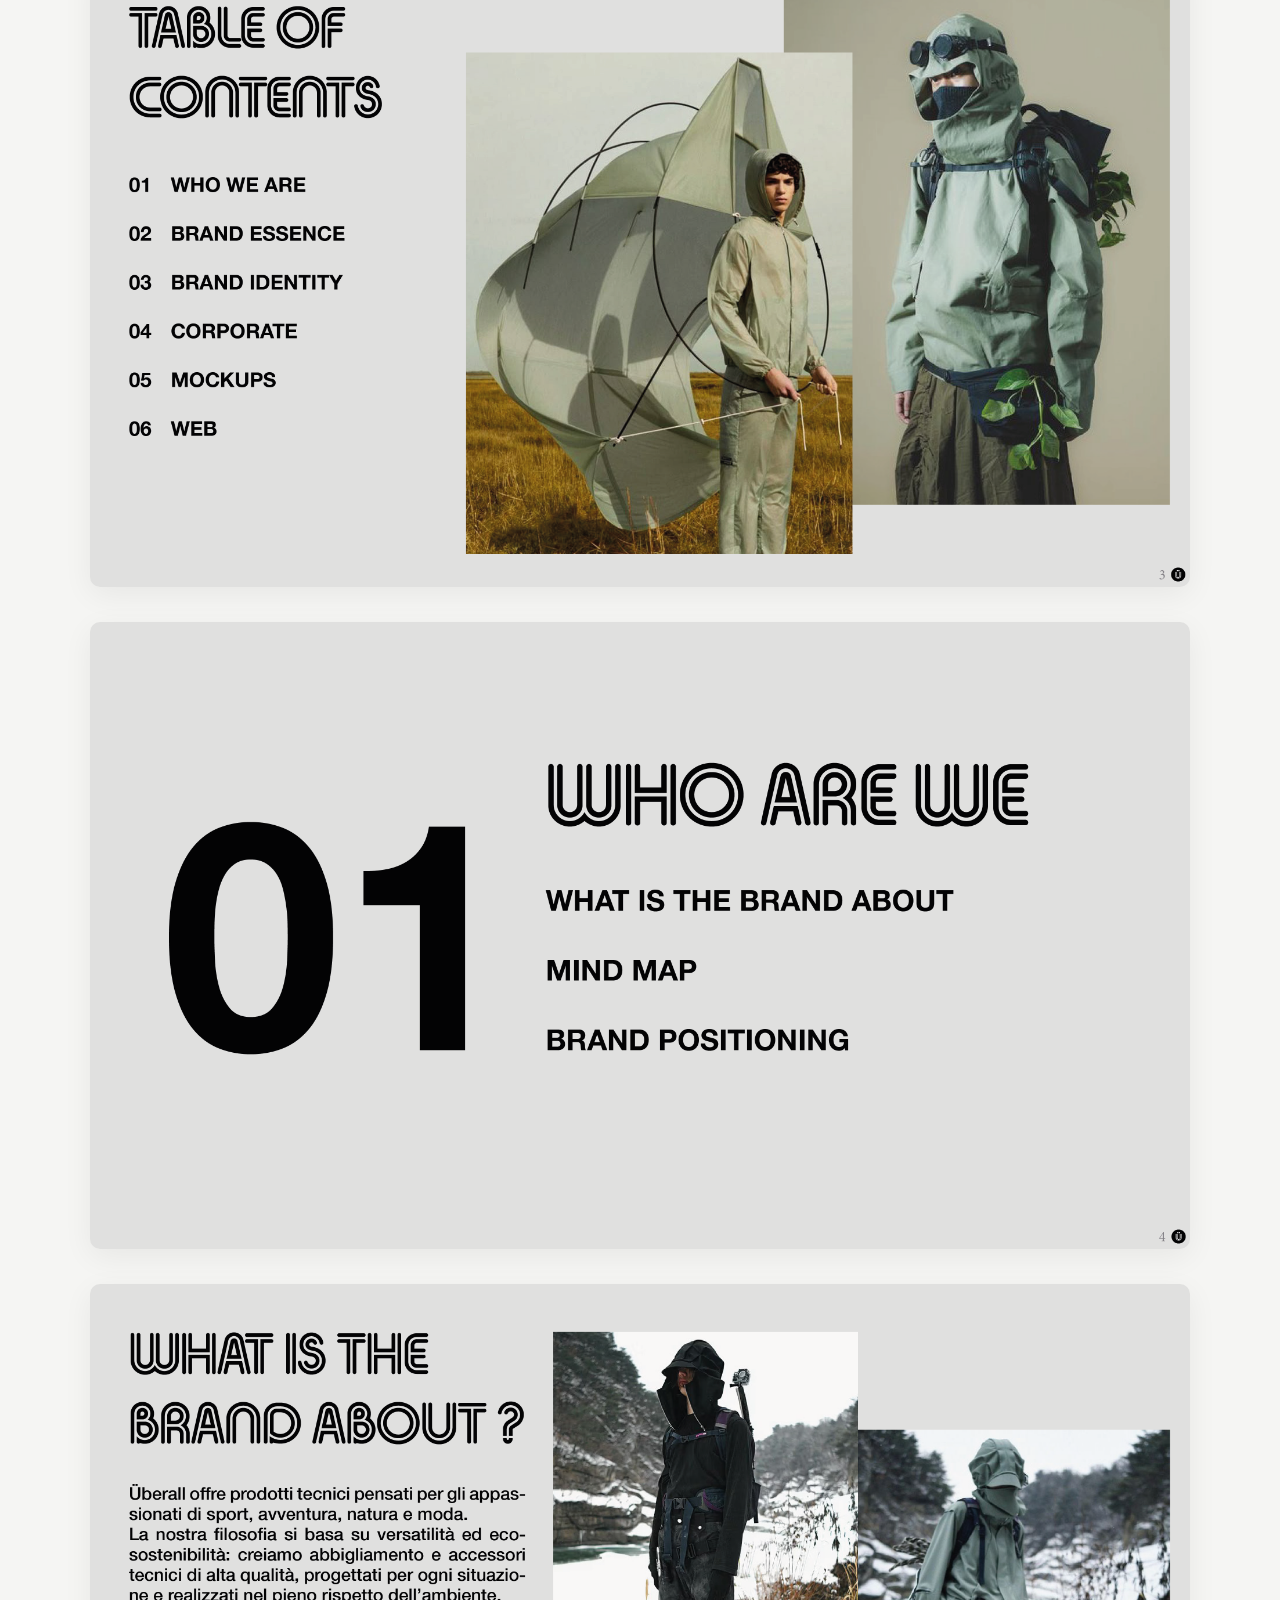
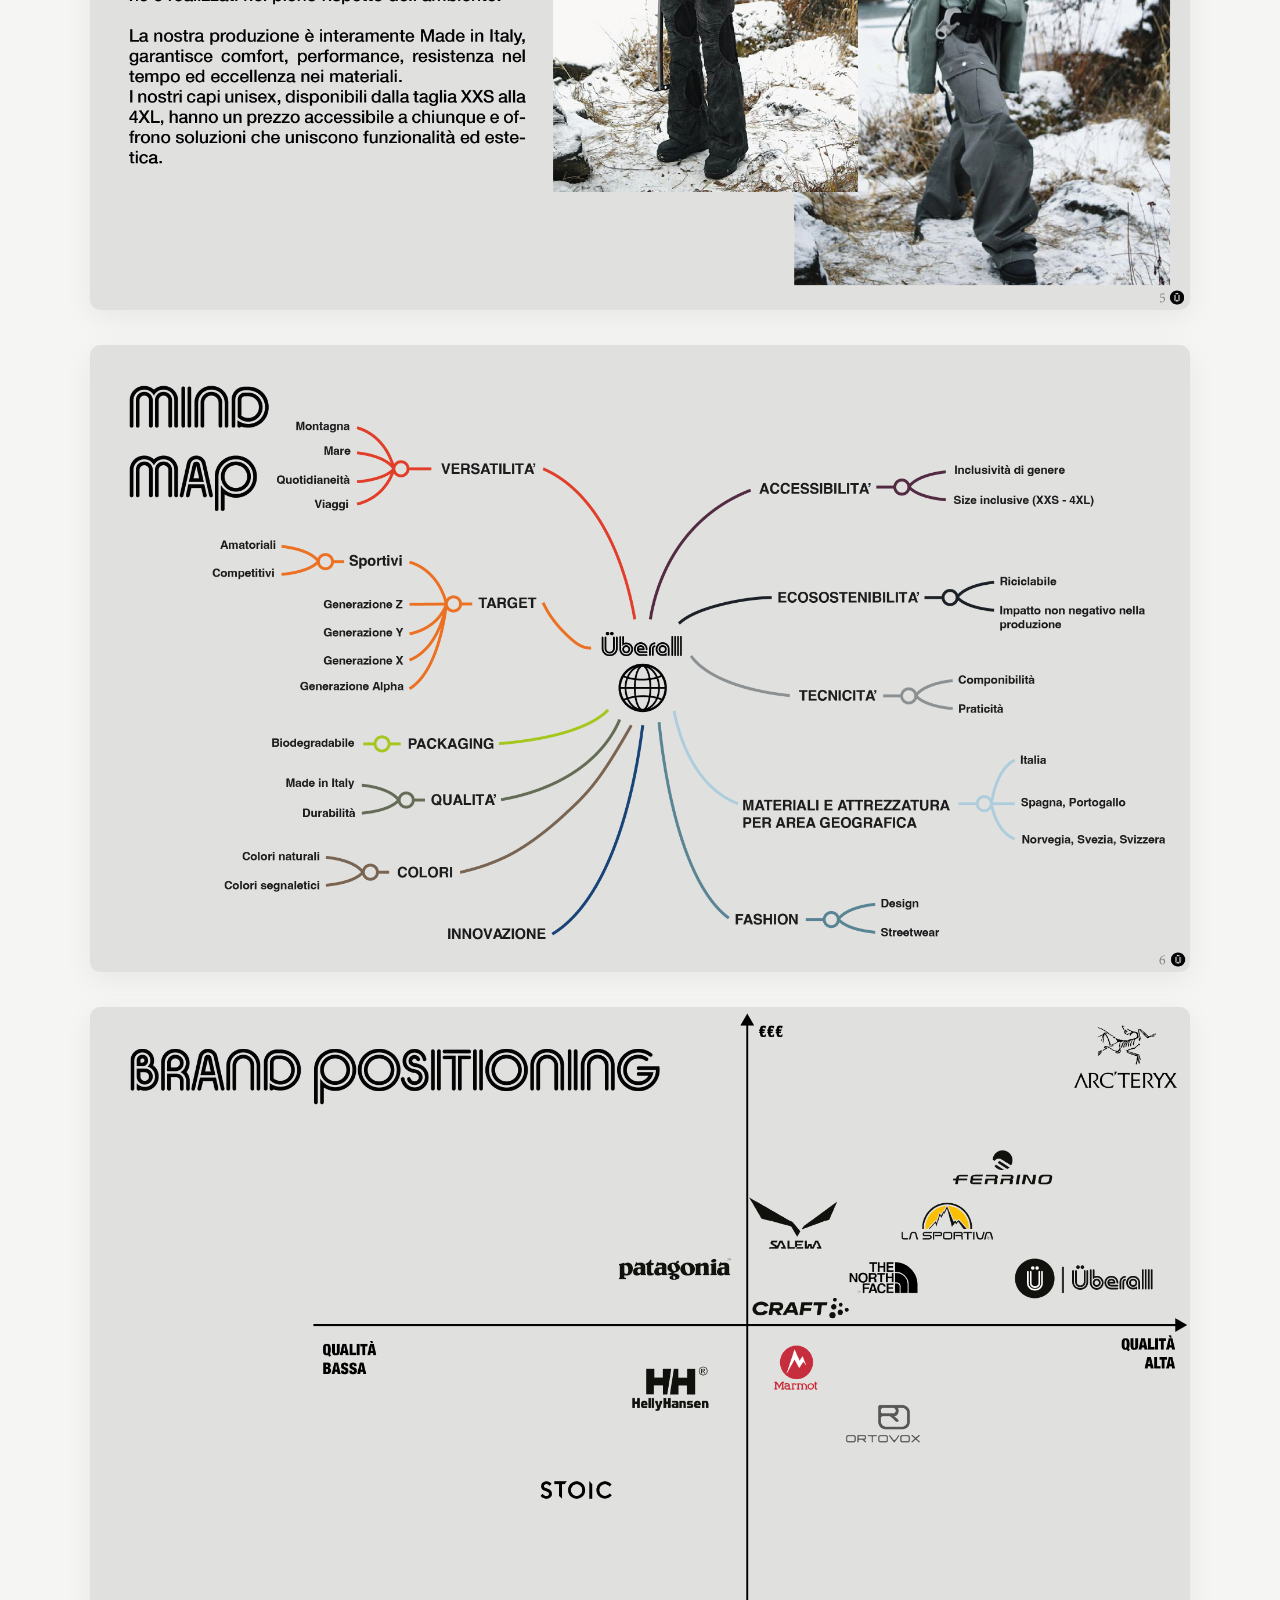
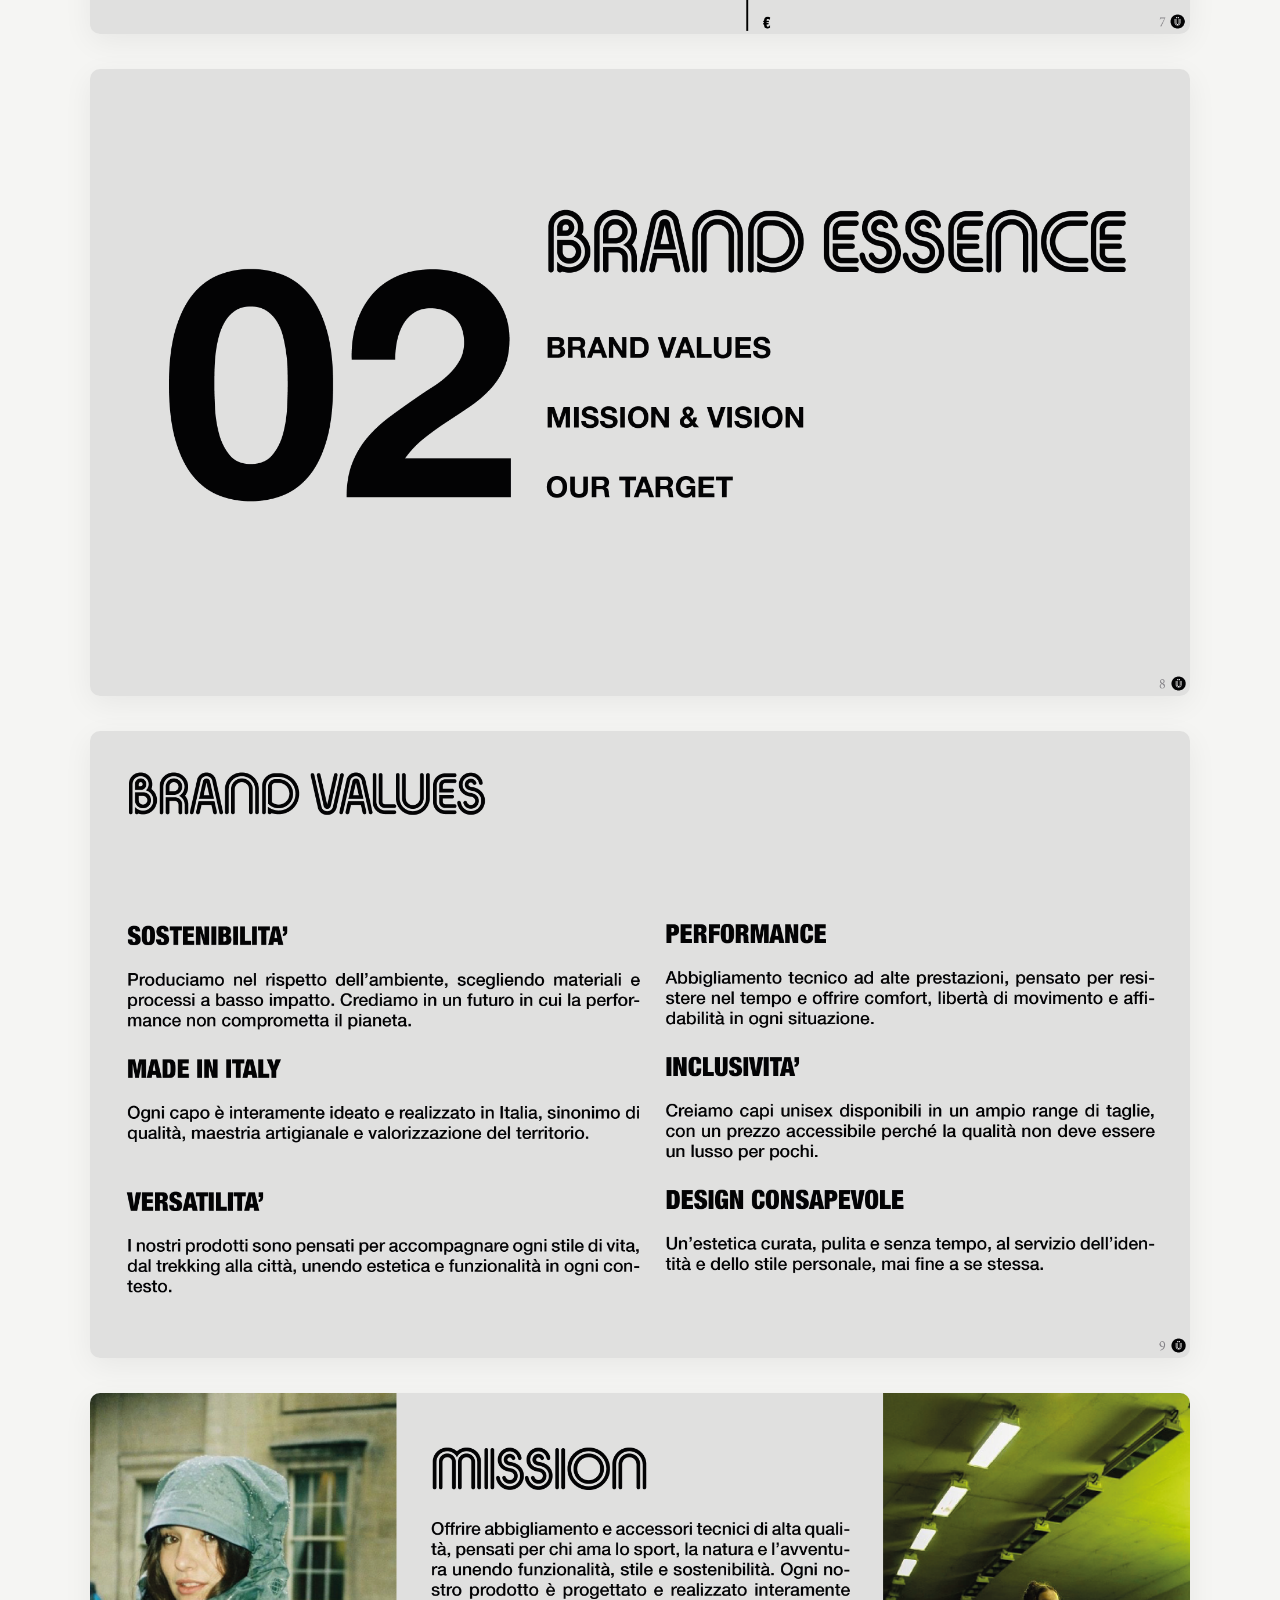
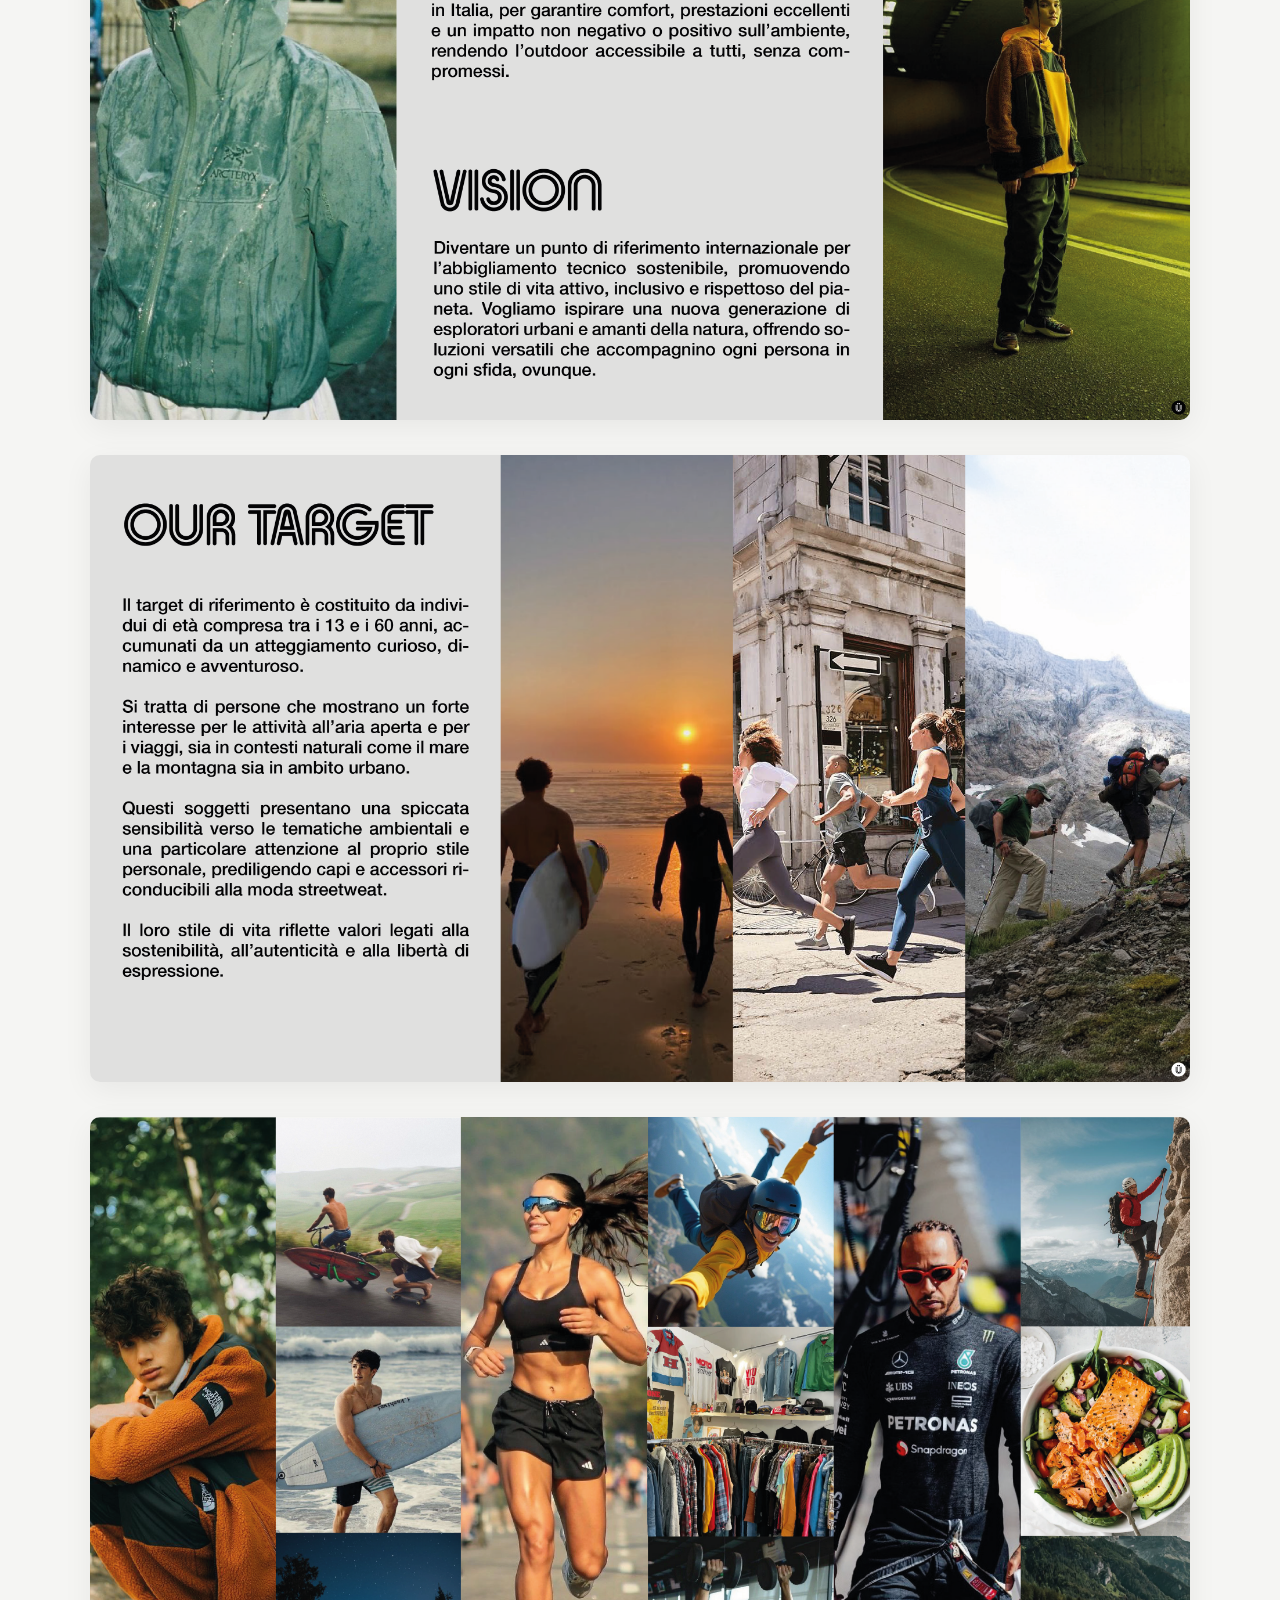
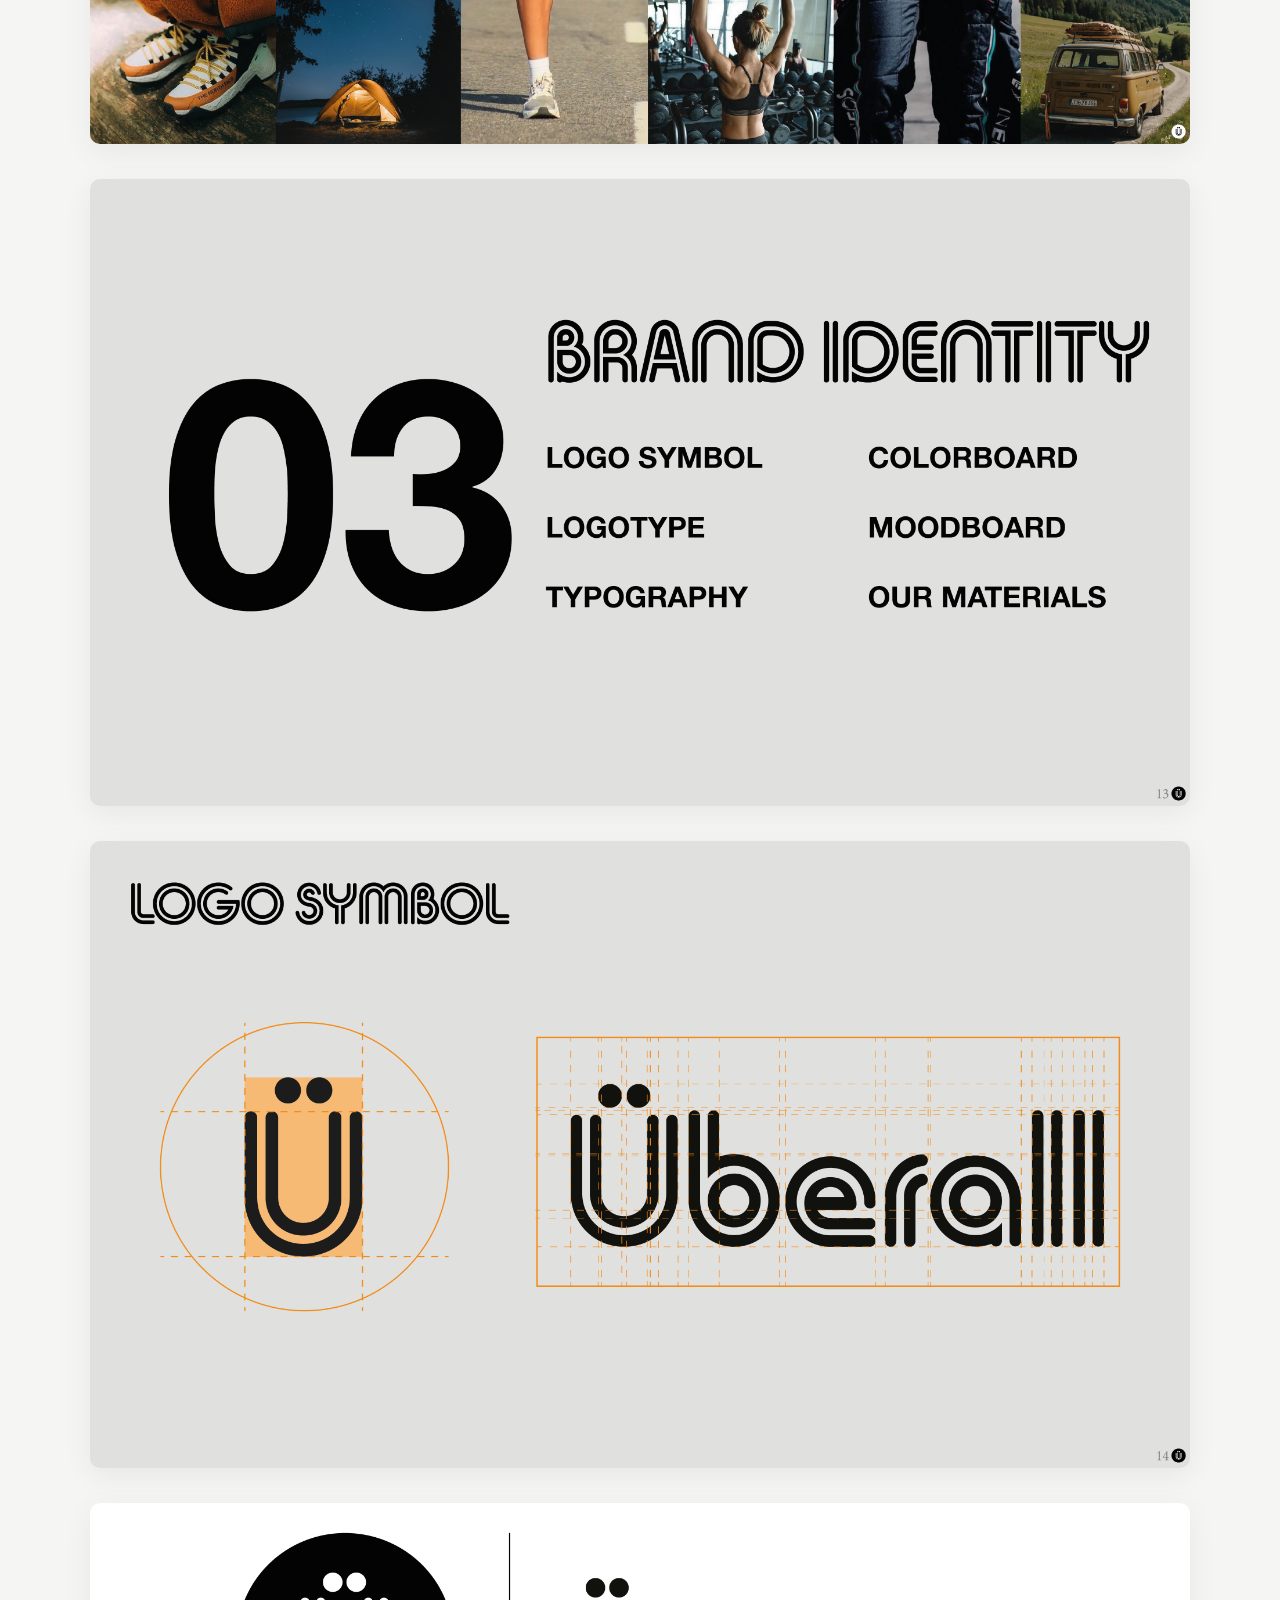
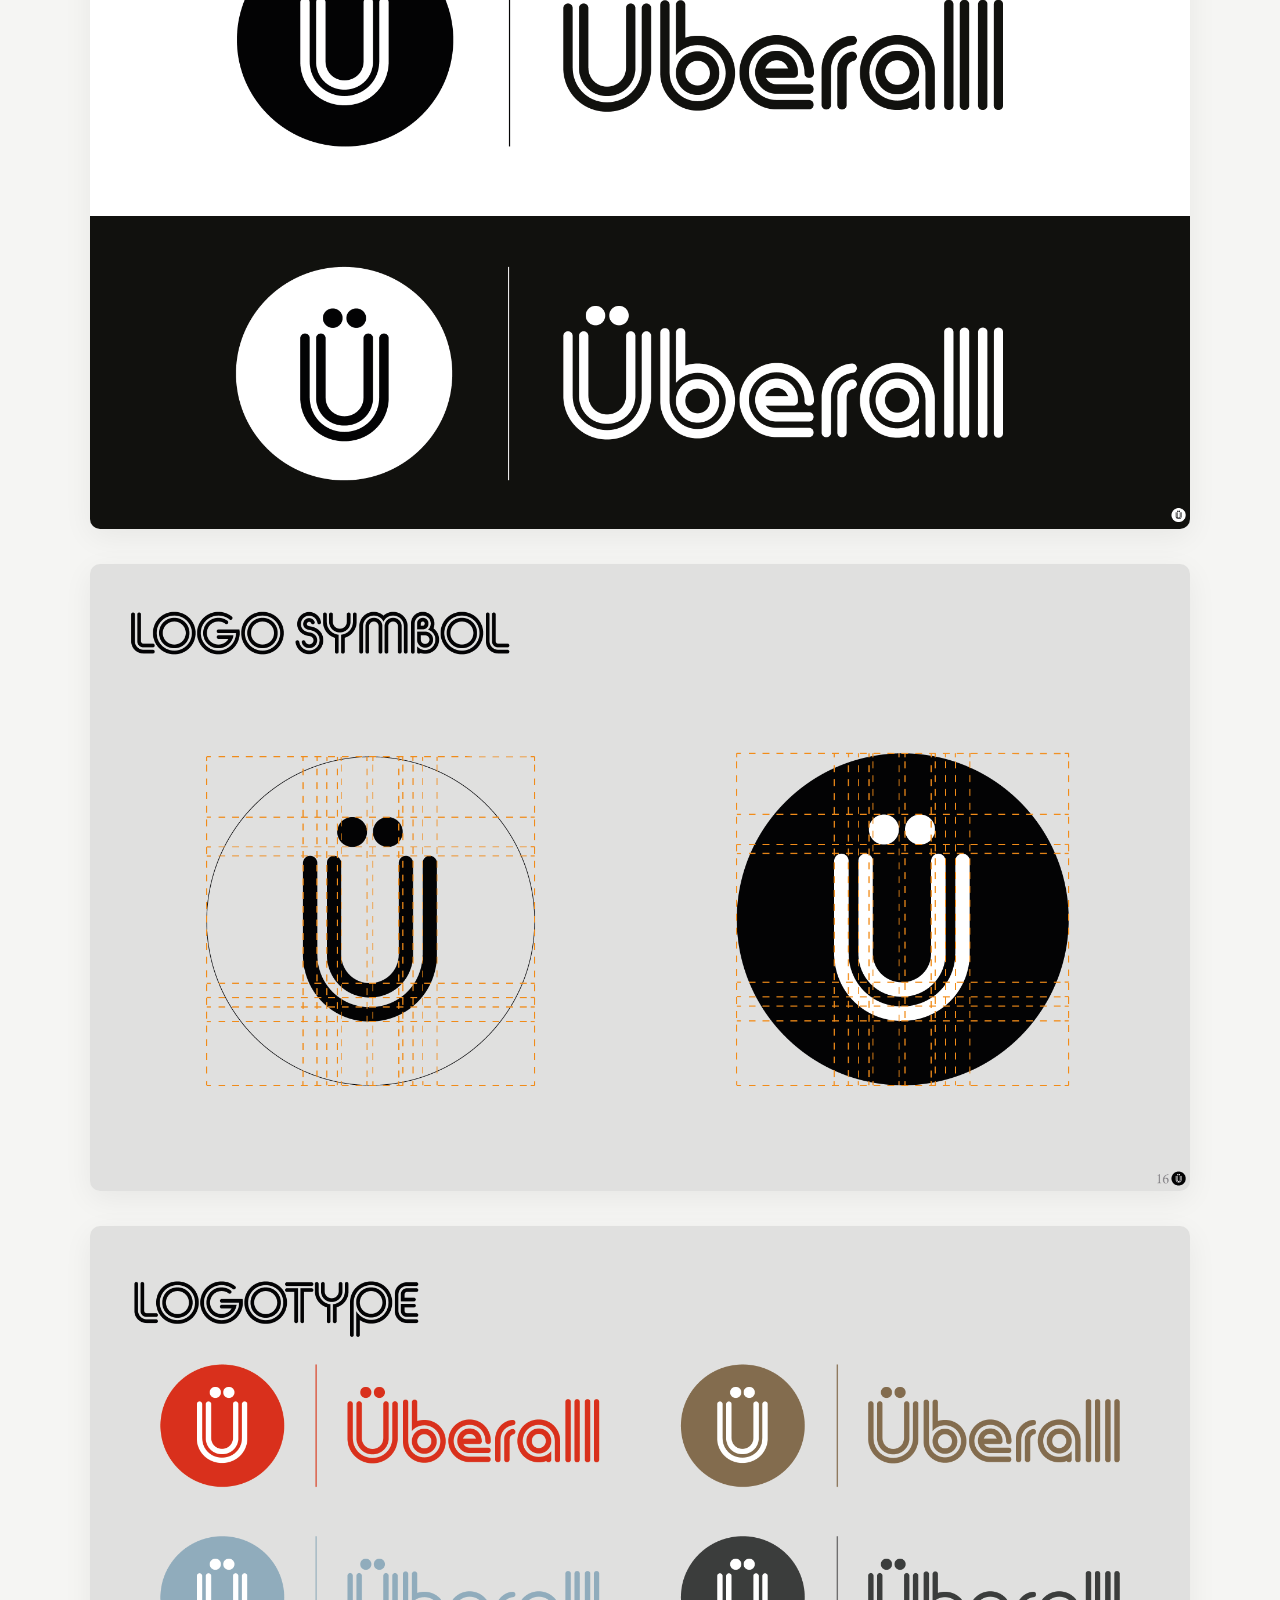
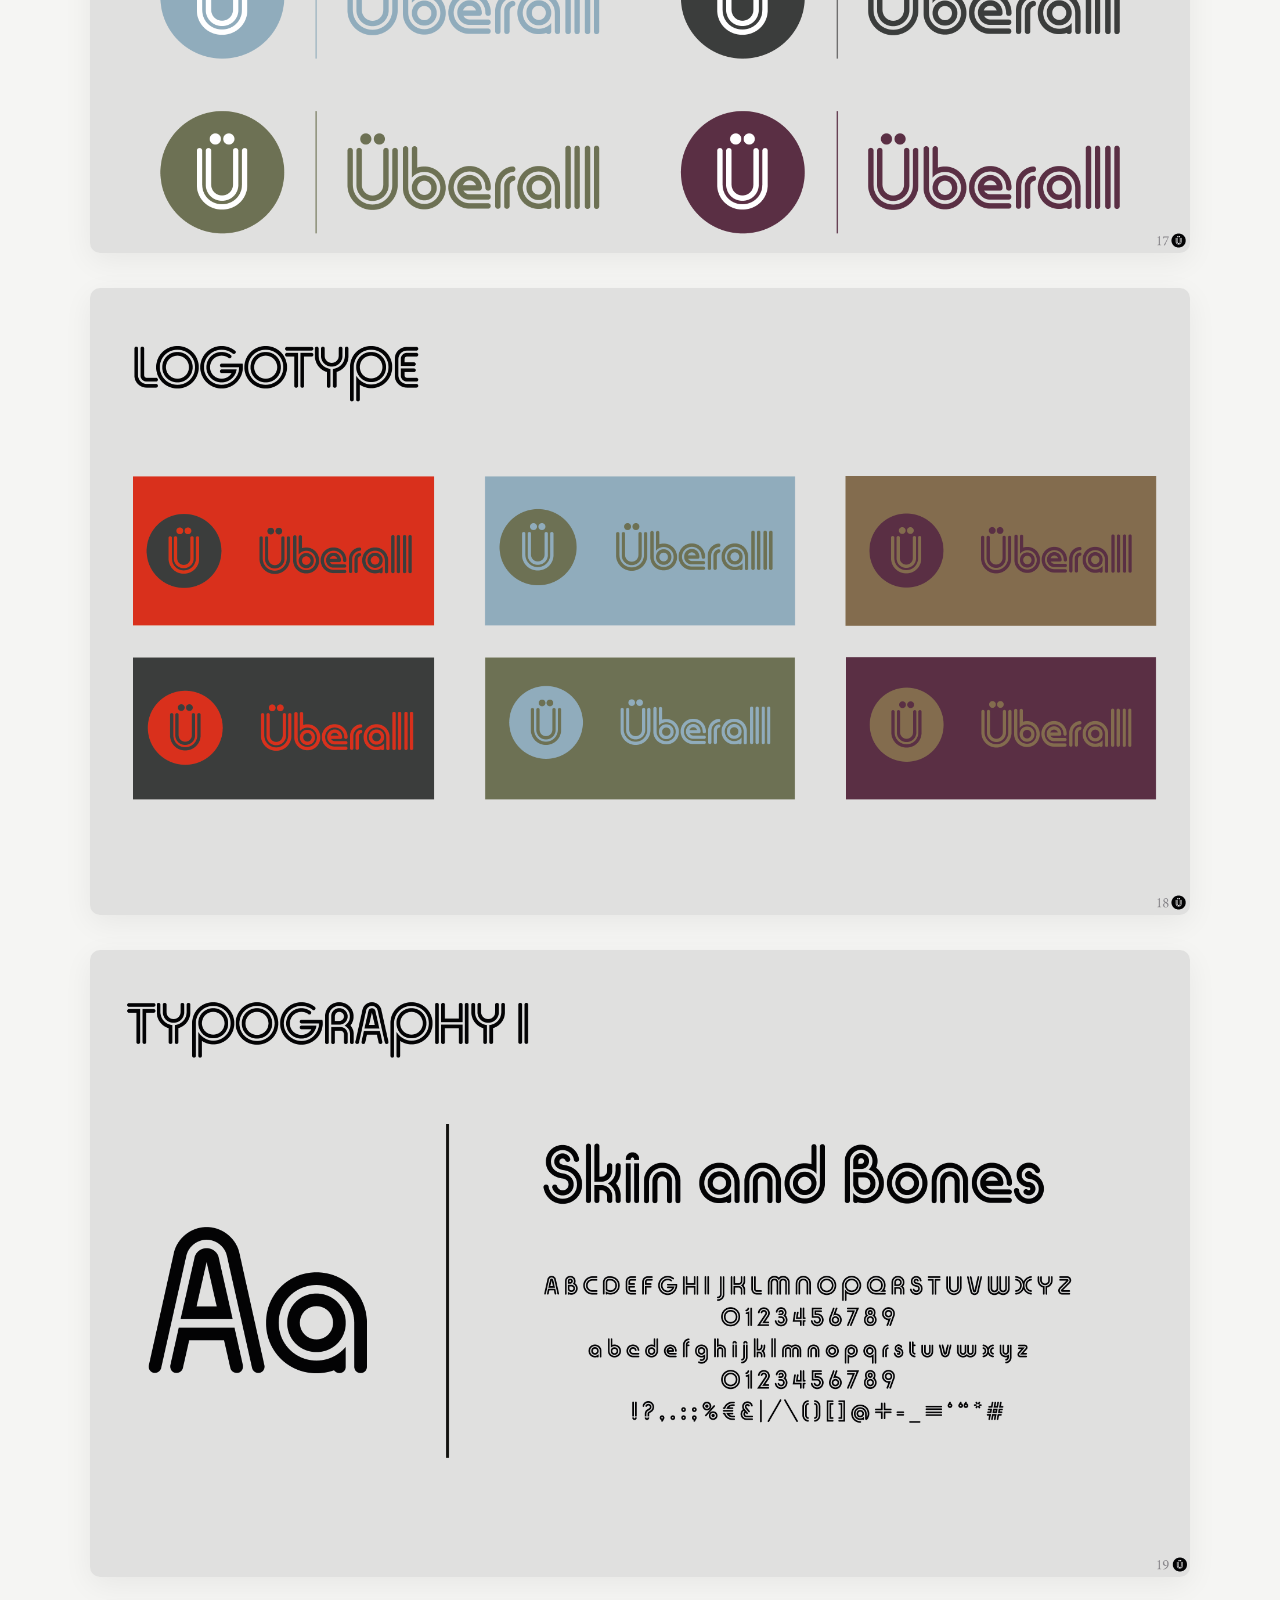
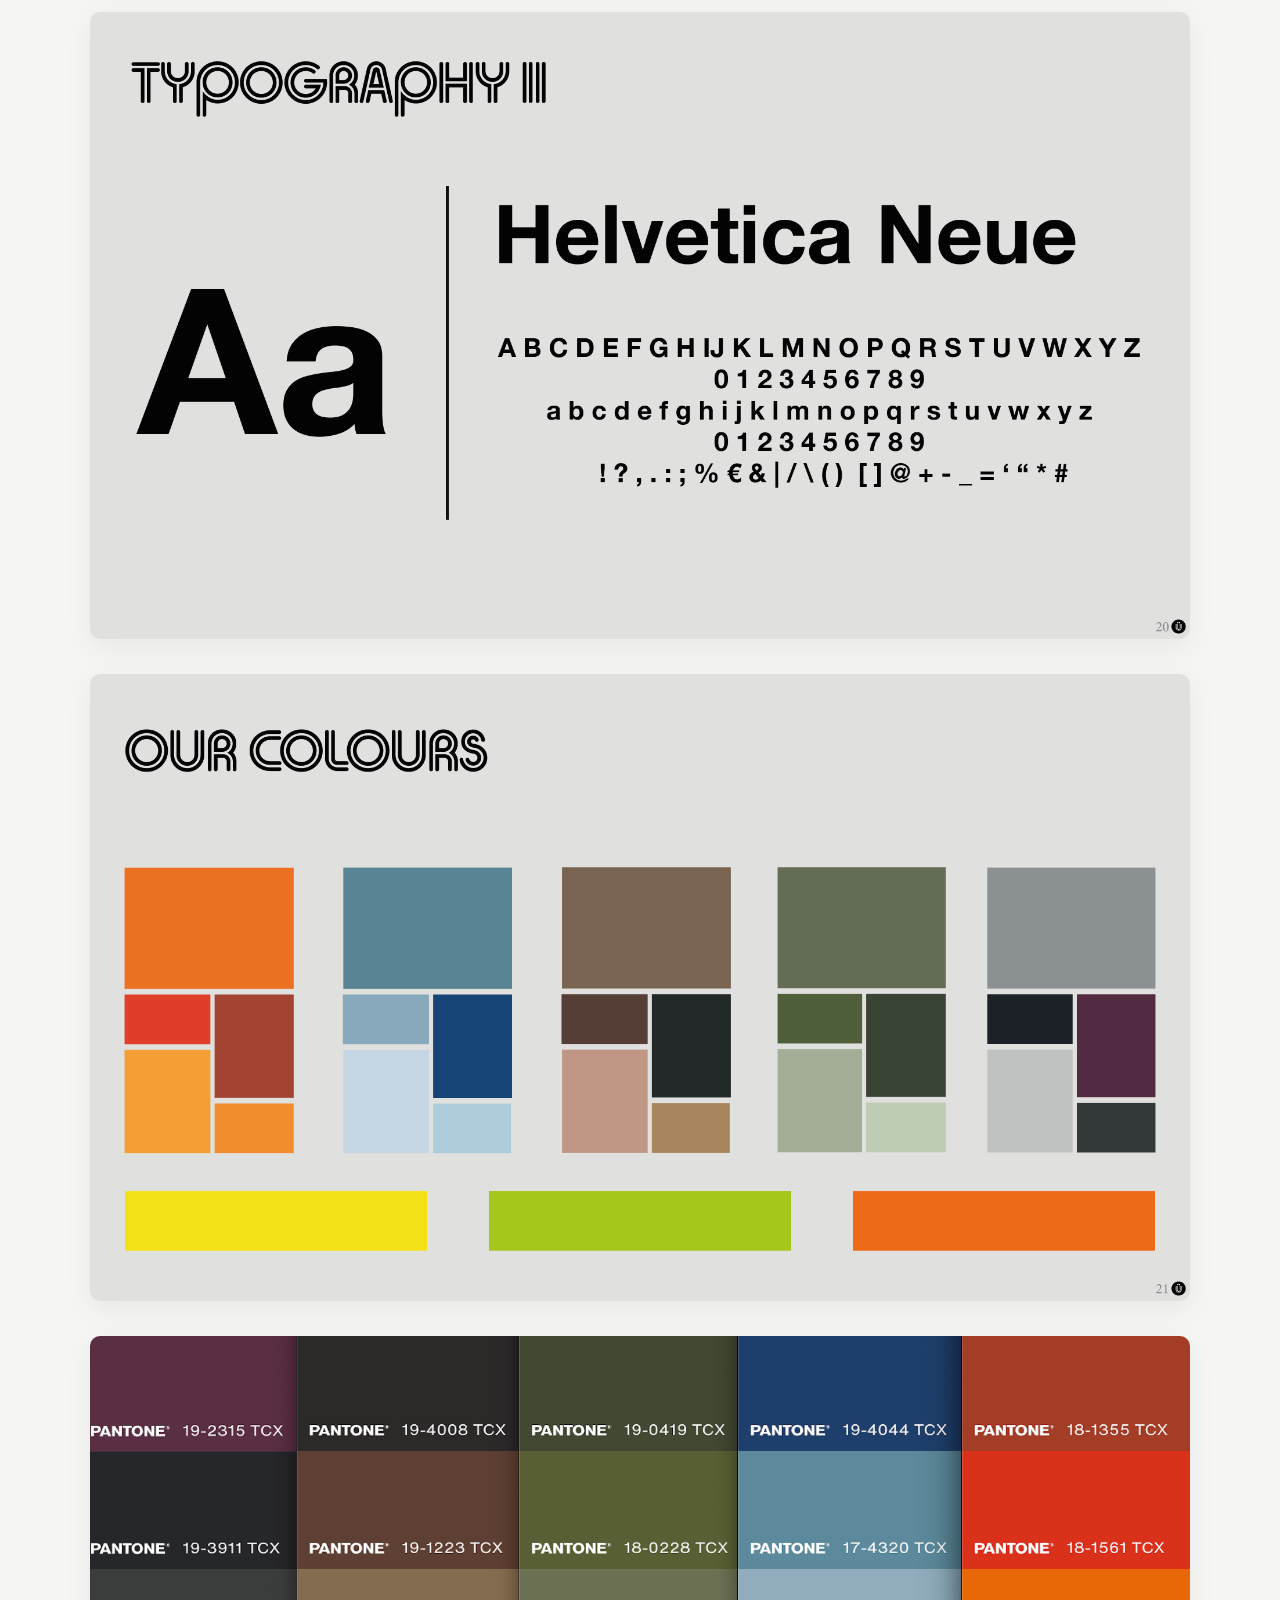
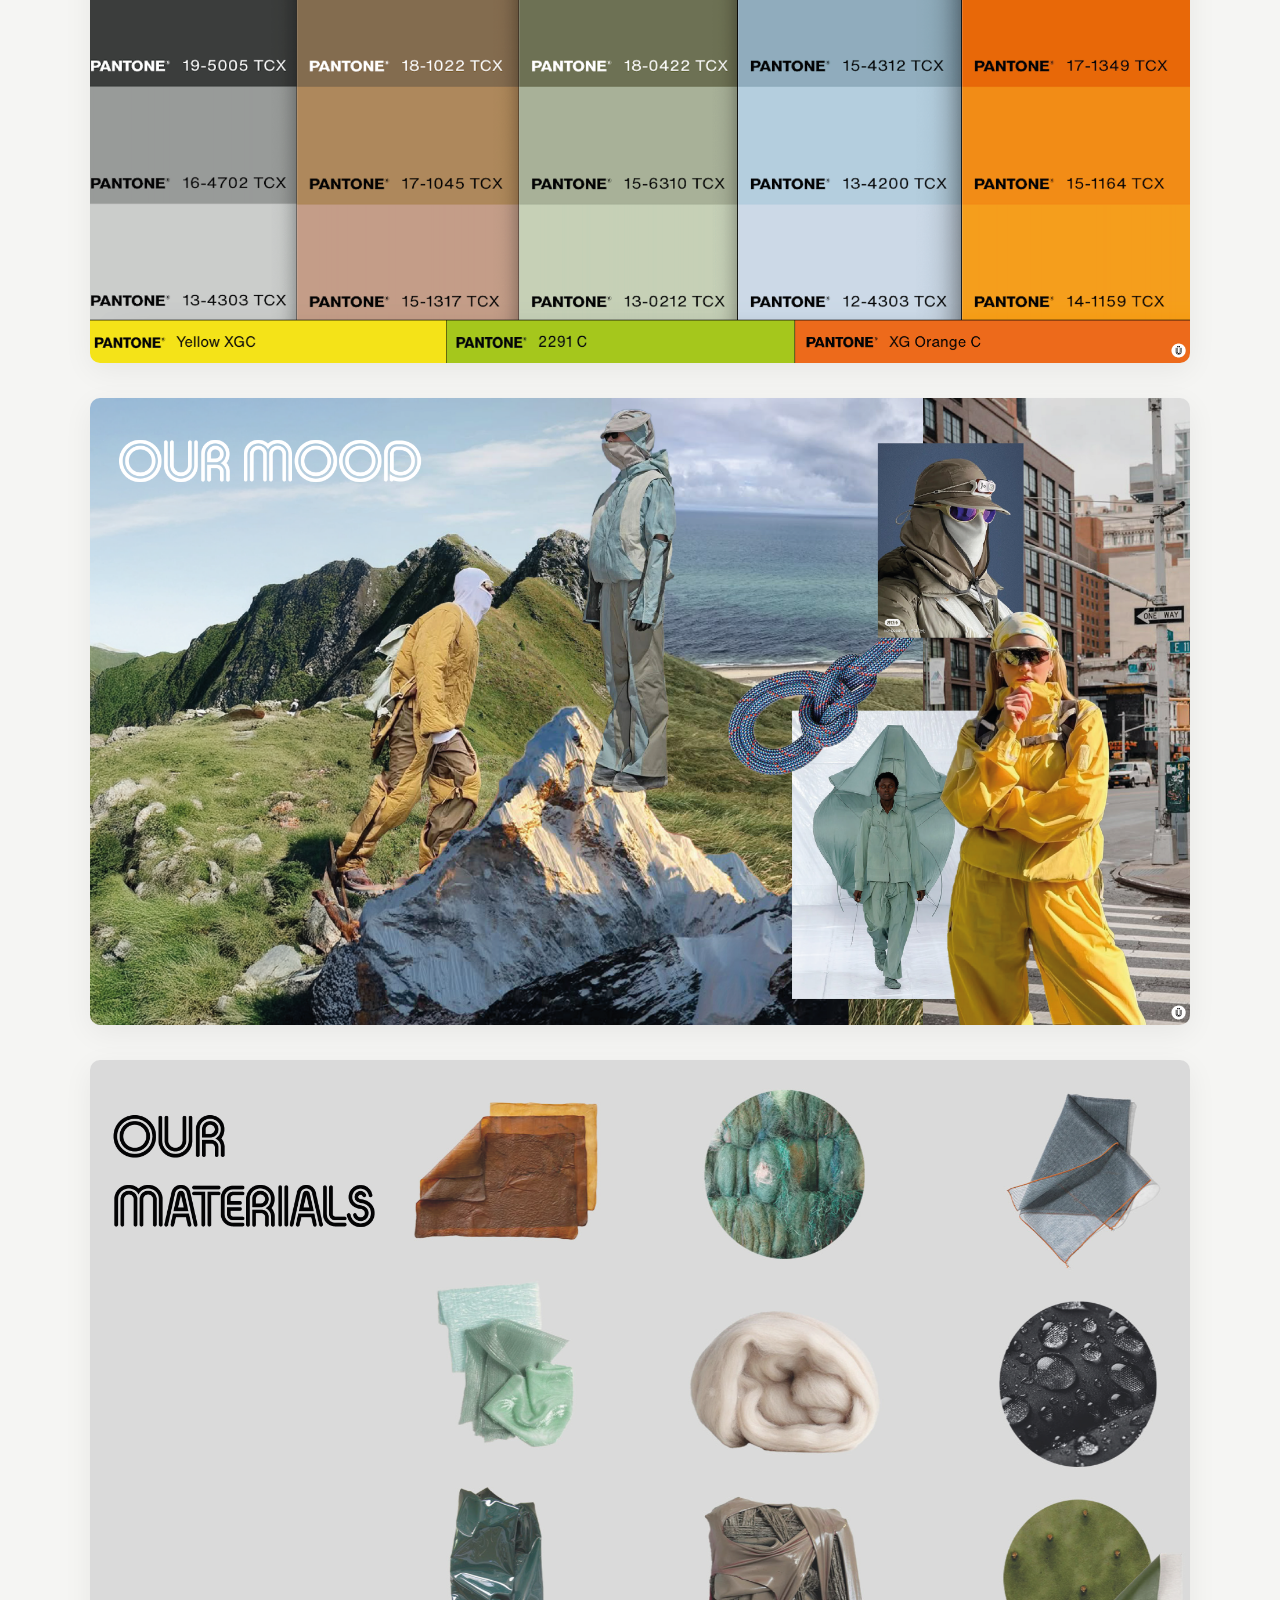
<file: 2-project-uberall/uberall.html>
<!DOCTYPE html>
<html lang="it">
<head>
  <meta charset="UTF-8">
  <meta name="viewport" content="width=device-width, initial-scale=1.0">
  <title>ÜBERALL — Noemi Chiari</title>
  <link rel="stylesheet" href="../css/style.css">
  <link rel="stylesheet" href="../css/project.css">
</head>
<body>
  <a href="../index.html" class="project-back">← HOME</a>

  <main class="project-page" aria-label="ÜBERALL">
    <div class="project-gallery">
      <div class="project-copy">
        <p class="project-summary">ÜBERALL è un progetto di brand identity per un concept di abbigliamento tecnico orientato alla sostenibilità. Il progetto comprende concept, target e posizionamento, oltre allo sviluppo di logotipo, simbolo, tipografia, palette cromatica e linguaggio visivo. L'identità è stata applicata a mockup, comunicazione social, campagne ADV, slogan e progettazione web, utilizzando Adobe Illustrator, Photoshop, InDesign e Figma per costruire un sistema visivo coerente su diversi media.</p>
        <p class="project-credits">Brand Identity / Logo Design / Art Direction / Advertising / Social Media / Web Design / Adobe CC / Figma</p>
      </div>
      <!-- project-images:start -->
      <a href="images/Tavola%20disegno%201%402x.png" target="_blank" rel="noopener">
        <img src="images/Tavola%20disegno%201%402x.png" alt="ÜBERALL — Pagina 1">
      </a>

      <a href="images/Tavola%20disegno%202%402x.png" target="_blank" rel="noopener">
        <img src="images/Tavola%20disegno%202%402x.png" alt="ÜBERALL — Pagina 2" loading="lazy">
      </a>

      <a href="images/Tavola%20disegno%203%402x.png" target="_blank" rel="noopener">
        <img src="images/Tavola%20disegno%203%402x.png" alt="ÜBERALL — Pagina 3" loading="lazy">
      </a>

      <a href="images/Tavola%20disegno%204%402x.png" target="_blank" rel="noopener">
        <img src="images/Tavola%20disegno%204%402x.png" alt="ÜBERALL — Pagina 4" loading="lazy">
      </a>

      <a href="images/Tavola%20disegno%205%402x.png" target="_blank" rel="noopener">
        <img src="images/Tavola%20disegno%205%402x.png" alt="ÜBERALL — Pagina 5" loading="lazy">
      </a>

      <a href="images/Tavola%20disegno%206%402x.png" target="_blank" rel="noopener">
        <img src="images/Tavola%20disegno%206%402x.png" alt="ÜBERALL — Pagina 6" loading="lazy">
      </a>

      <a href="images/Tavola%20disegno%207%402x.png" target="_blank" rel="noopener">
        <img src="images/Tavola%20disegno%207%402x.png" alt="ÜBERALL — Pagina 7" loading="lazy">
      </a>

      <a href="images/Tavola%20disegno%208%402x.png" target="_blank" rel="noopener">
        <img src="images/Tavola%20disegno%208%402x.png" alt="ÜBERALL — Pagina 8" loading="lazy">
      </a>

      <a href="images/Tavola%20disegno%209%402x.png" target="_blank" rel="noopener">
        <img src="images/Tavola%20disegno%209%402x.png" alt="ÜBERALL — Pagina 9" loading="lazy">
      </a>

      <a href="images/Tavola%20disegno%2010%402x.png" target="_blank" rel="noopener">
        <img src="images/Tavola%20disegno%2010%402x.png" alt="ÜBERALL — Pagina 10" loading="lazy">
      </a>

      <a href="images/Tavola%20disegno%2011%402x.png" target="_blank" rel="noopener">
        <img src="images/Tavola%20disegno%2011%402x.png" alt="ÜBERALL — Pagina 11" loading="lazy">
      </a>

      <a href="images/Tavola%20disegno%2012%402x.png" target="_blank" rel="noopener">
        <img src="images/Tavola%20disegno%2012%402x.png" alt="ÜBERALL — Pagina 12" loading="lazy">
      </a>

      <a href="images/Tavola%20disegno%2013%402x.png" target="_blank" rel="noopener">
        <img src="images/Tavola%20disegno%2013%402x.png" alt="ÜBERALL — Pagina 13" loading="lazy">
      </a>

      <a href="images/Tavola%20disegno%2014%402x.png" target="_blank" rel="noopener">
        <img src="images/Tavola%20disegno%2014%402x.png" alt="ÜBERALL — Pagina 14" loading="lazy">
      </a>

      <a href="images/Tavola%20disegno%2015%402x.png" target="_blank" rel="noopener">
        <img src="images/Tavola%20disegno%2015%402x.png" alt="ÜBERALL — Pagina 15" loading="lazy">
      </a>

      <a href="images/Tavola%20disegno%2016%402x.png" target="_blank" rel="noopener">
        <img src="images/Tavola%20disegno%2016%402x.png" alt="ÜBERALL — Pagina 16" loading="lazy">
      </a>

      <a href="images/Tavola%20disegno%2017%402x.png" target="_blank" rel="noopener">
        <img src="images/Tavola%20disegno%2017%402x.png" alt="ÜBERALL — Pagina 17" loading="lazy">
      </a>

      <a href="images/Tavola%20disegno%2018%402x.png" target="_blank" rel="noopener">
        <img src="images/Tavola%20disegno%2018%402x.png" alt="ÜBERALL — Pagina 18" loading="lazy">
      </a>

      <a href="images/Tavola%20disegno%2019%402x.png" target="_blank" rel="noopener">
        <img src="images/Tavola%20disegno%2019%402x.png" alt="ÜBERALL — Pagina 19" loading="lazy">
      </a>

      <a href="images/Tavola%20disegno%2020%402x.png" target="_blank" rel="noopener">
        <img src="images/Tavola%20disegno%2020%402x.png" alt="ÜBERALL — Pagina 20" loading="lazy">
      </a>

      <a href="images/Tavola%20disegno%2021%402x.png" target="_blank" rel="noopener">
        <img src="images/Tavola%20disegno%2021%402x.png" alt="ÜBERALL — Pagina 21" loading="lazy">
      </a>

      <a href="images/Tavola%20disegno%2022%402x.png" target="_blank" rel="noopener">
        <img src="images/Tavola%20disegno%2022%402x.png" alt="ÜBERALL — Pagina 22" loading="lazy">
      </a>

      <a href="images/Tavola%20disegno%2023%402x.png" target="_blank" rel="noopener">
        <img src="images/Tavola%20disegno%2023%402x.png" alt="ÜBERALL — Pagina 23" loading="lazy">
      </a>

      <a href="images/Tavola%20disegno%2024%402x.png" target="_blank" rel="noopener">
        <img src="images/Tavola%20disegno%2024%402x.png" alt="ÜBERALL — Pagina 24" loading="lazy">
      </a>

      <a href="images/Tavola%20disegno%2025%402x.png" target="_blank" rel="noopener">
        <img src="images/Tavola%20disegno%2025%402x.png" alt="ÜBERALL — Pagina 25" loading="lazy">
      </a>

      <a href="images/Tavola%20disegno%2026%402x.png" target="_blank" rel="noopener">
        <img src="images/Tavola%20disegno%2026%402x.png" alt="ÜBERALL — Pagina 26" loading="lazy">
      </a>

      <a href="images/Tavola%20disegno%2027%402x.png" target="_blank" rel="noopener">
        <img src="images/Tavola%20disegno%2027%402x.png" alt="ÜBERALL — Pagina 27" loading="lazy">
      </a>

      <a href="images/Tavola%20disegno%2028%402x.png" target="_blank" rel="noopener">
        <img src="images/Tavola%20disegno%2028%402x.png" alt="ÜBERALL — Pagina 28" loading="lazy">
      </a>

      <a href="images/Tavola%20disegno%2029%402x.png" target="_blank" rel="noopener">
        <img src="images/Tavola%20disegno%2029%402x.png" alt="ÜBERALL — Pagina 29" loading="lazy">
      </a>

      <a href="images/Tavola%20disegno%2030%402x.png" target="_blank" rel="noopener">
        <img src="images/Tavola%20disegno%2030%402x.png" alt="ÜBERALL — Pagina 30" loading="lazy">
      </a>

      <a href="images/Tavola%20disegno%2031%402x.png" target="_blank" rel="noopener">
        <img src="images/Tavola%20disegno%2031%402x.png" alt="ÜBERALL — Pagina 31" loading="lazy">
      </a>

      <a href="images/Tavola%20disegno%2032%402x.png" target="_blank" rel="noopener">
        <img src="images/Tavola%20disegno%2032%402x.png" alt="ÜBERALL — Pagina 32" loading="lazy">
      </a>

      <a href="images/Tavola%20disegno%2033%402x.png" target="_blank" rel="noopener">
        <img src="images/Tavola%20disegno%2033%402x.png" alt="ÜBERALL — Pagina 33" loading="lazy">
      </a>

      <a href="images/Tavola%20disegno%2034%402x.png" target="_blank" rel="noopener">
        <img src="images/Tavola%20disegno%2034%402x.png" alt="ÜBERALL — Pagina 34" loading="lazy">
      </a>

      <a href="images/Tavola%20disegno%2035%402x.png" target="_blank" rel="noopener">
        <img src="images/Tavola%20disegno%2035%402x.png" alt="ÜBERALL — Pagina 35" loading="lazy">
      </a>

      <a href="images/Tavola%20disegno%2036%402x.png" target="_blank" rel="noopener">
        <img src="images/Tavola%20disegno%2036%402x.png" alt="ÜBERALL — Pagina 36" loading="lazy">
      </a>

      <a href="images/Tavola%20disegno%2037%402x.png" target="_blank" rel="noopener">
        <img src="images/Tavola%20disegno%2037%402x.png" alt="ÜBERALL — Pagina 37" loading="lazy">
      </a>

      <a href="images/Tavola%20disegno%2038%402x.png" target="_blank" rel="noopener">
        <img src="images/Tavola%20disegno%2038%402x.png" alt="ÜBERALL — Pagina 38" loading="lazy">
      </a>

      <a href="images/Tavola%20disegno%2039%402x.png" target="_blank" rel="noopener">
        <img src="images/Tavola%20disegno%2039%402x.png" alt="ÜBERALL — Pagina 39" loading="lazy">
      </a>

      <a href="images/Tavola%20disegno%2040%402x.png" target="_blank" rel="noopener">
        <img src="images/Tavola%20disegno%2040%402x.png" alt="ÜBERALL — Pagina 40" loading="lazy">
      </a>

      <a href="images/Tavola%20disegno%2041%402x.png" target="_blank" rel="noopener">
        <img src="images/Tavola%20disegno%2041%402x.png" alt="ÜBERALL — Pagina 41" loading="lazy">
      </a>

      <a href="images/Tavola%20disegno%2042%402x.png" target="_blank" rel="noopener">
        <img src="images/Tavola%20disegno%2042%402x.png" alt="ÜBERALL — Pagina 42" loading="lazy">
      </a>

      <a href="images/Tavola%20disegno%2043%402x.png" target="_blank" rel="noopener">
        <img src="images/Tavola%20disegno%2043%402x.png" alt="ÜBERALL — Pagina 43" loading="lazy">
      </a>

      <a href="images/Tavola%20disegno%2044%402x.png" target="_blank" rel="noopener">
        <img src="images/Tavola%20disegno%2044%402x.png" alt="ÜBERALL — Pagina 44" loading="lazy">
      </a>

      <a href="images/Tavola%20disegno%2045%402x.png" target="_blank" rel="noopener">
        <img src="images/Tavola%20disegno%2045%402x.png" alt="ÜBERALL — Pagina 45" loading="lazy">
      </a>

      <a href="images/Tavola%20disegno%2046%402x.png" target="_blank" rel="noopener">
        <img src="images/Tavola%20disegno%2046%402x.png" alt="ÜBERALL — Pagina 46" loading="lazy">
      </a>

      <a href="images/Tavola%20disegno%2047%402x.png" target="_blank" rel="noopener">
        <img src="images/Tavola%20disegno%2047%402x.png" alt="ÜBERALL — Pagina 47" loading="lazy">
      </a>

      <a href="images/Tavola%20disegno%2048%402x.png" target="_blank" rel="noopener">
        <img src="images/Tavola%20disegno%2048%402x.png" alt="ÜBERALL — Pagina 48" loading="lazy">
      </a>
      <!-- project-images:end -->
    </div>
  </main>
</body>
</html>
</file>
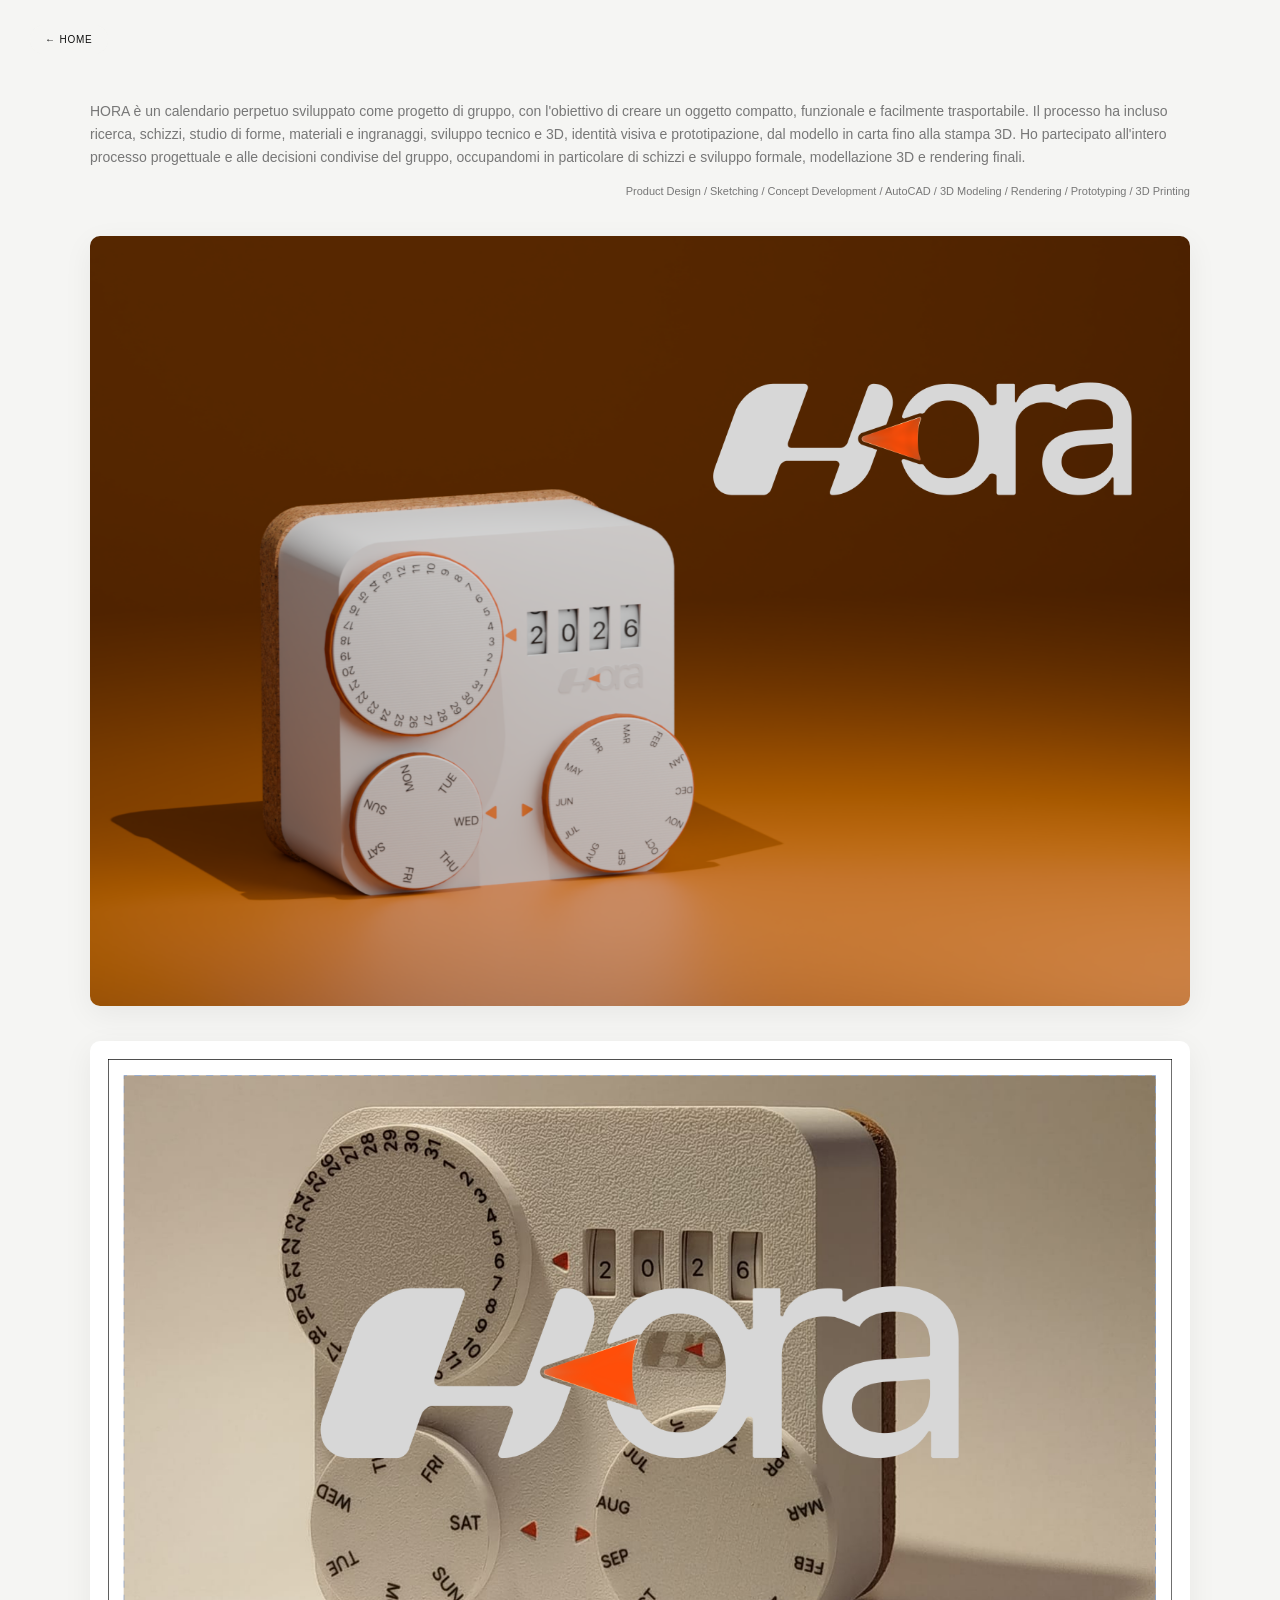
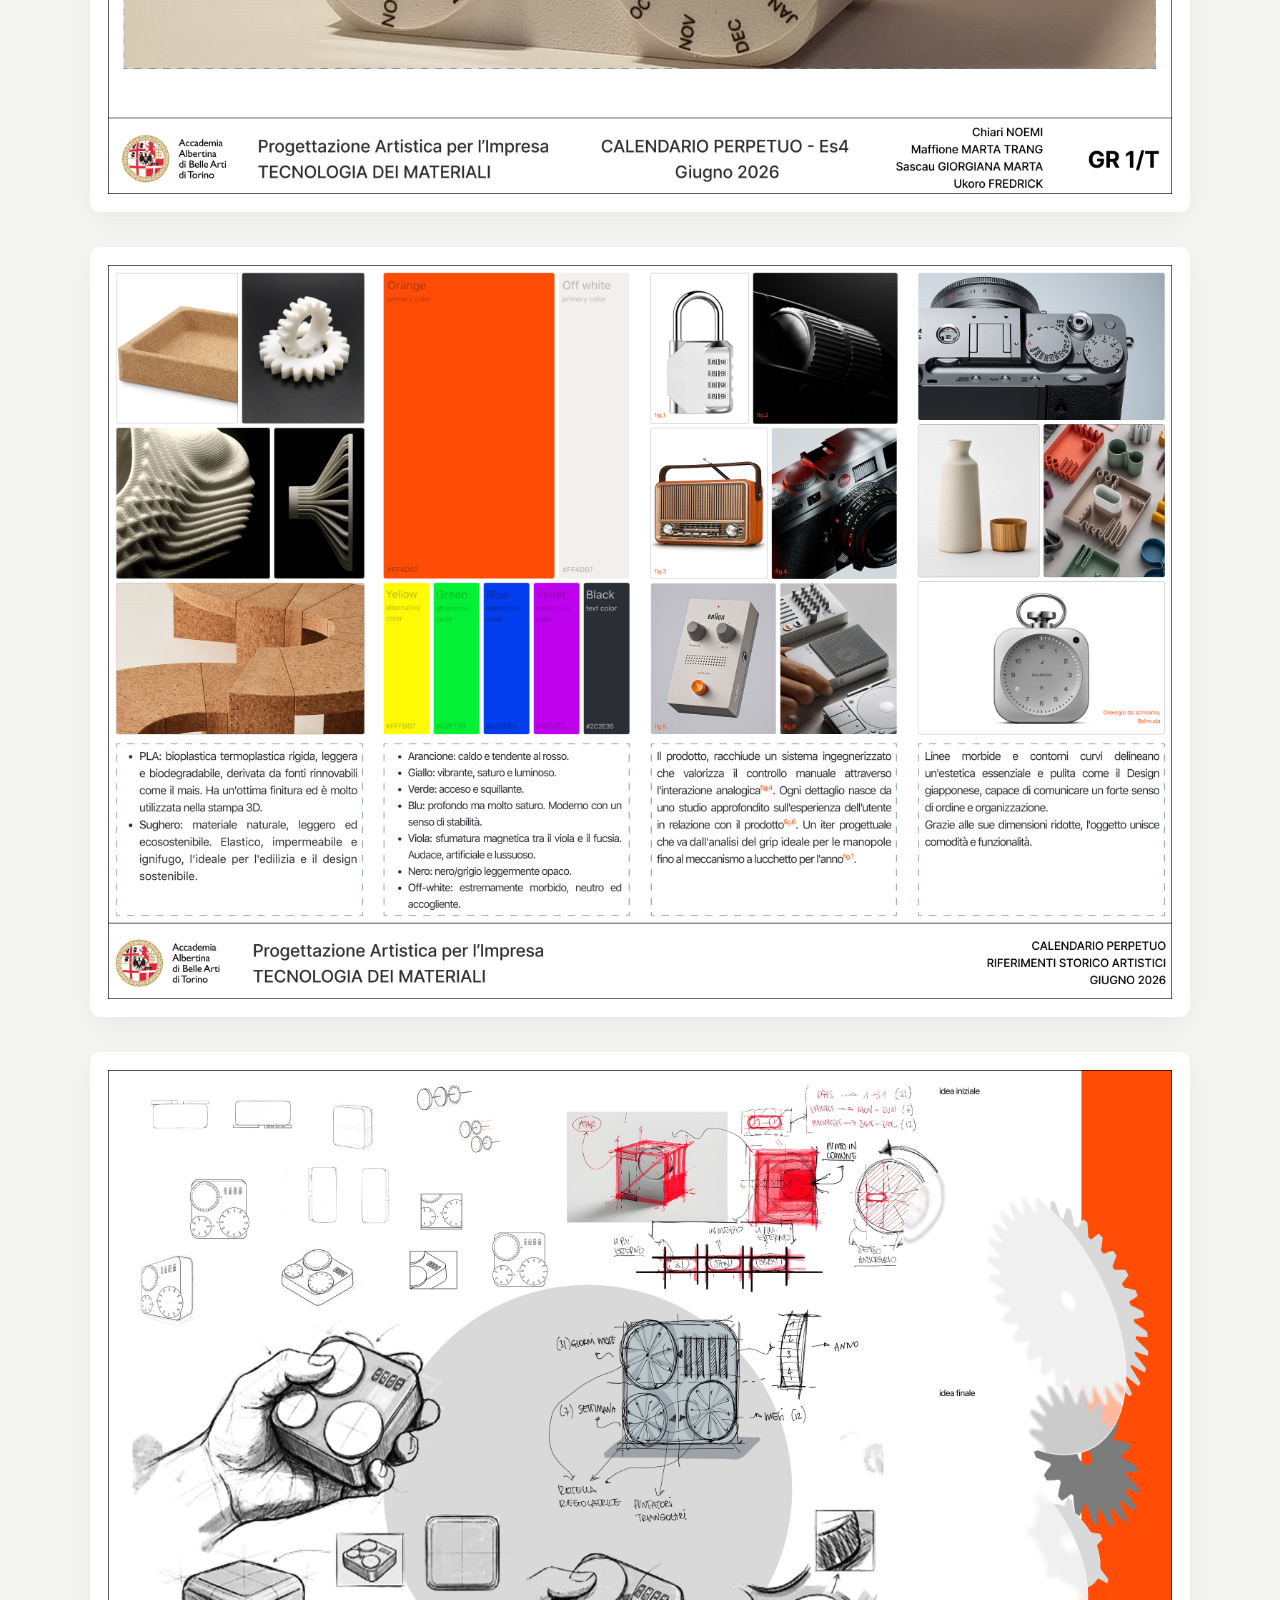
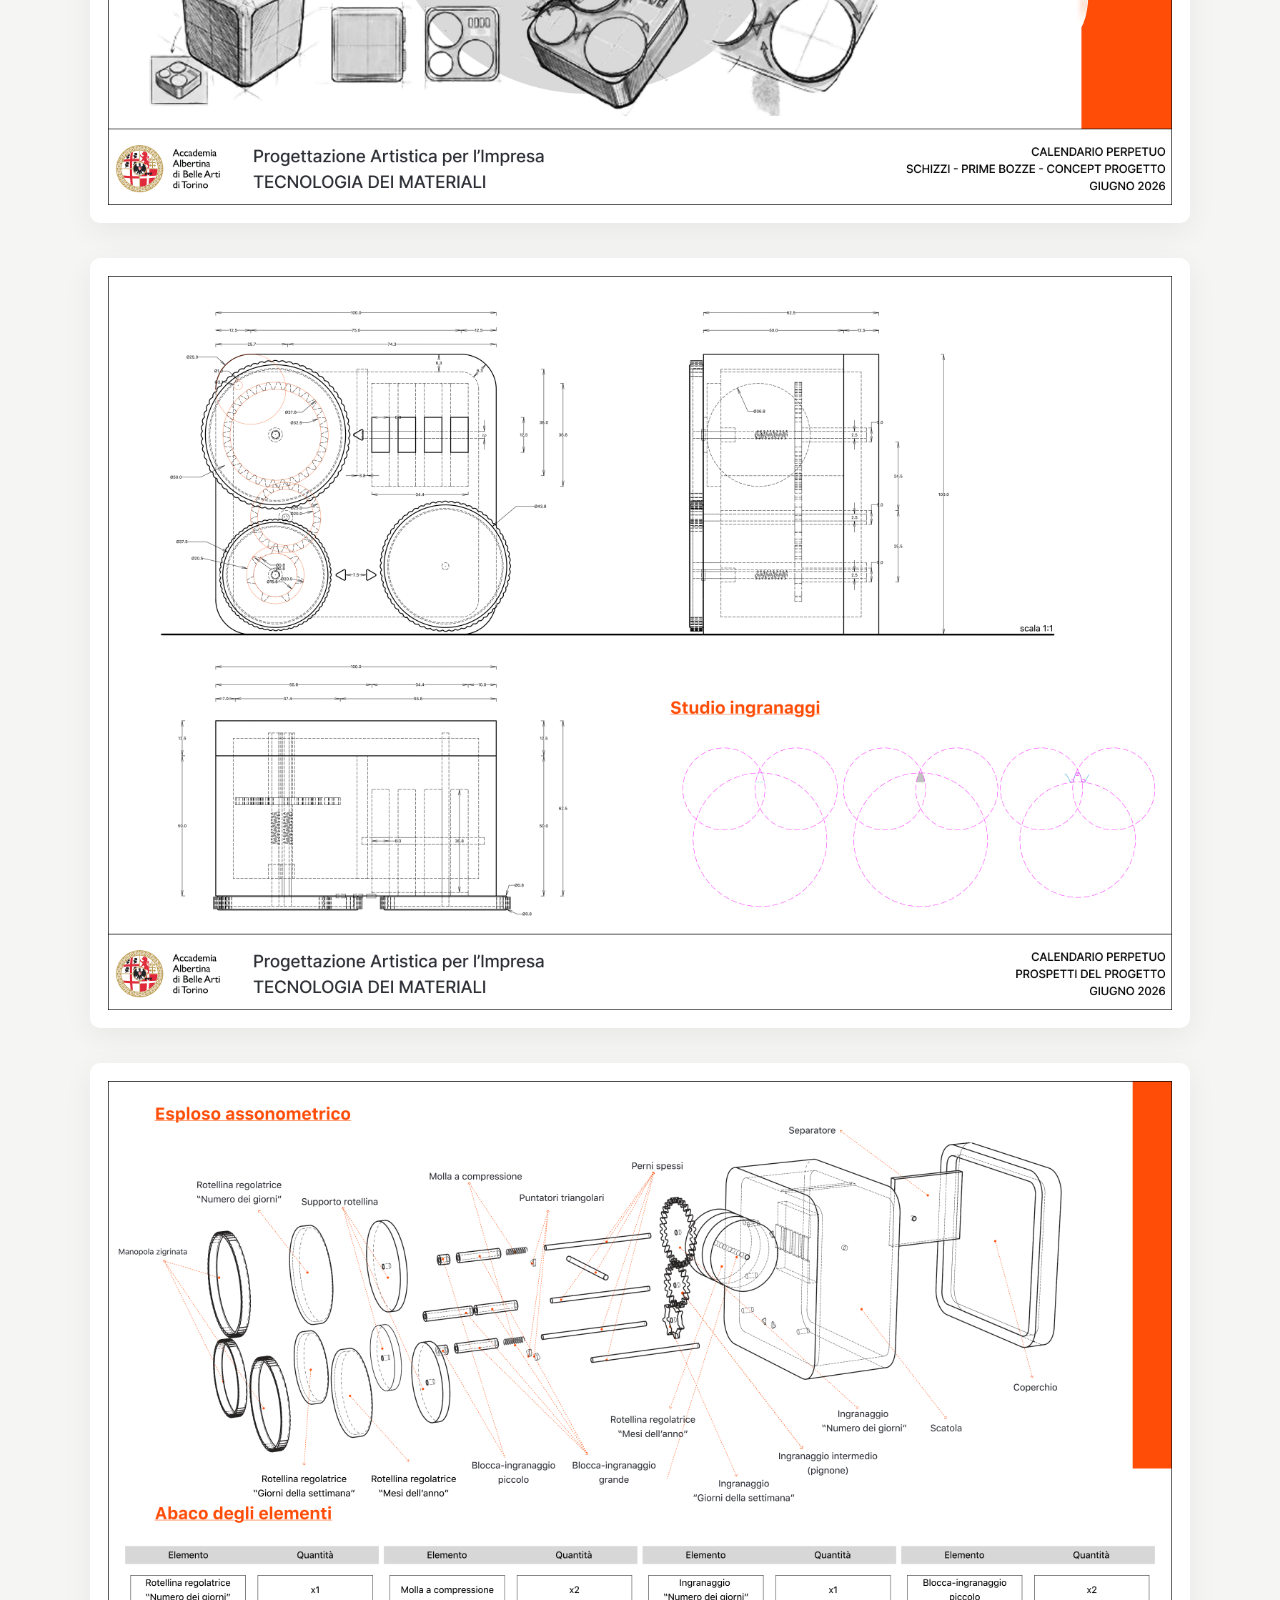
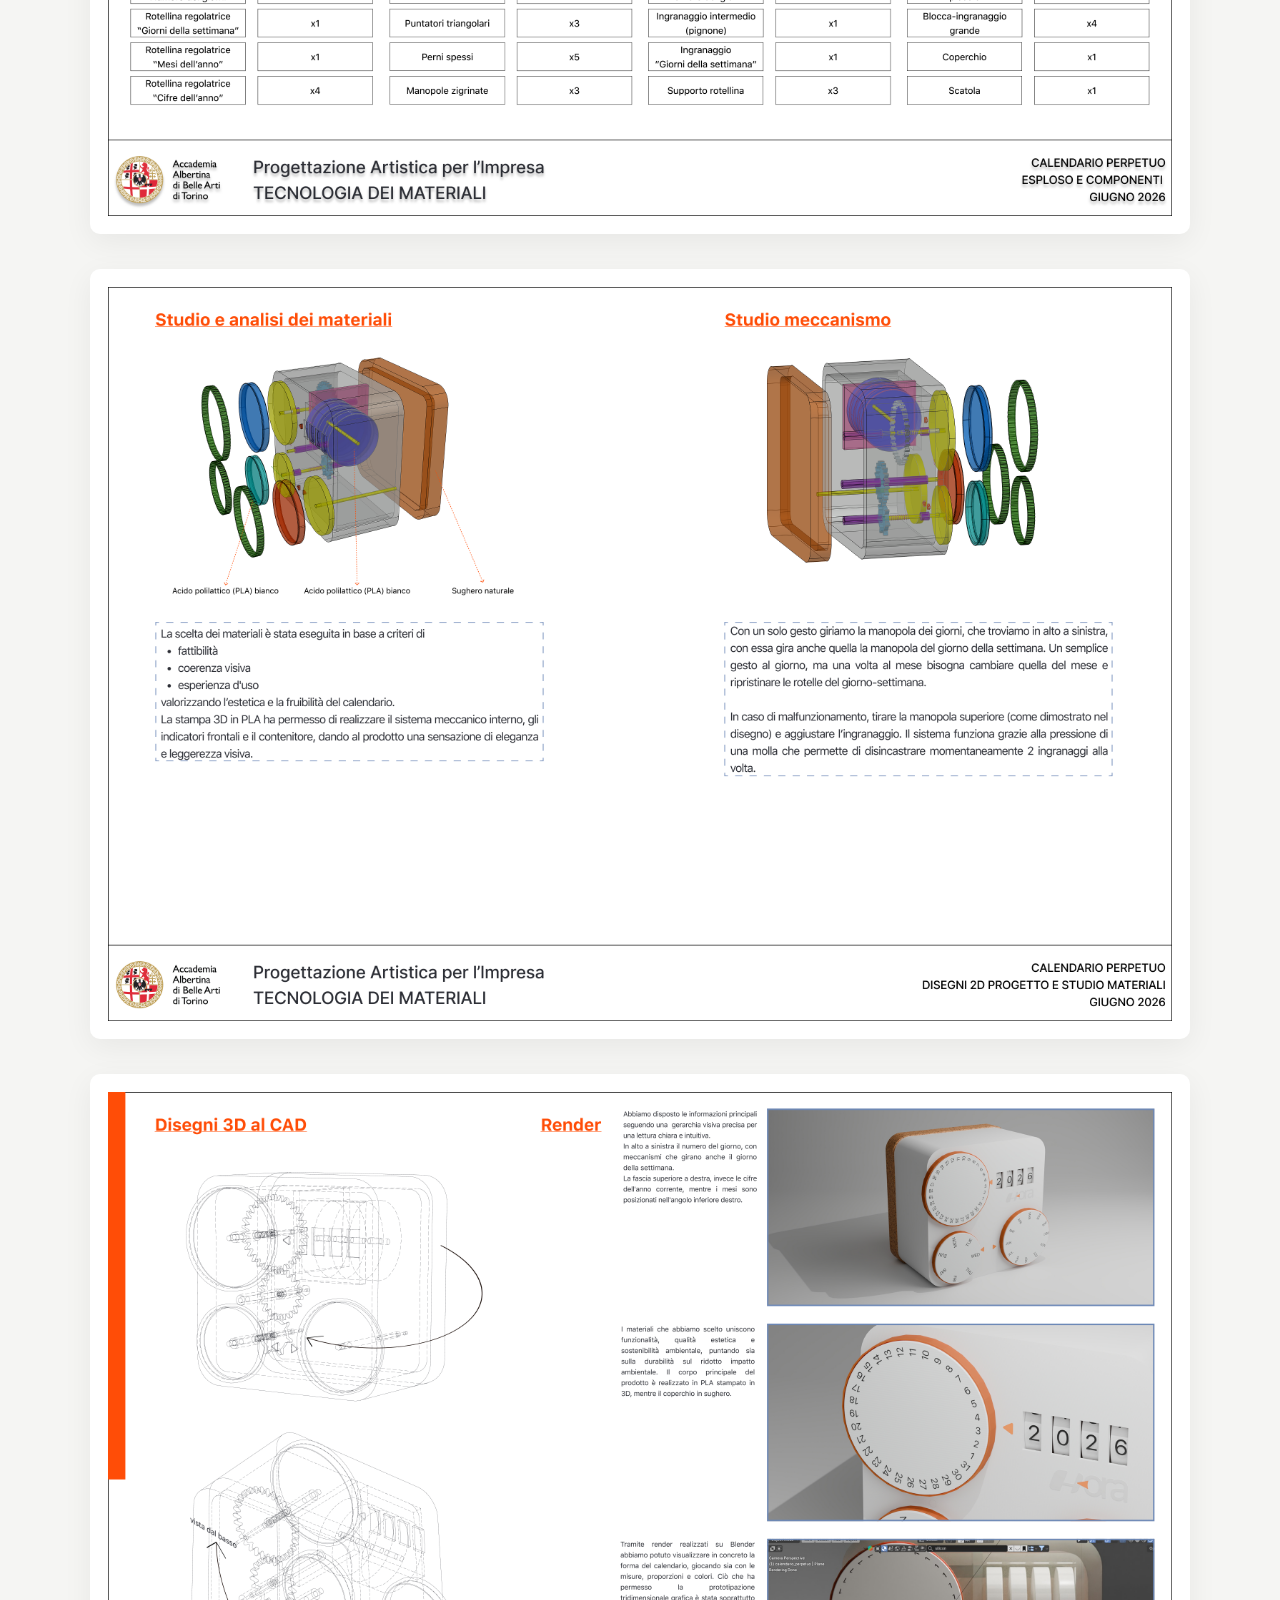
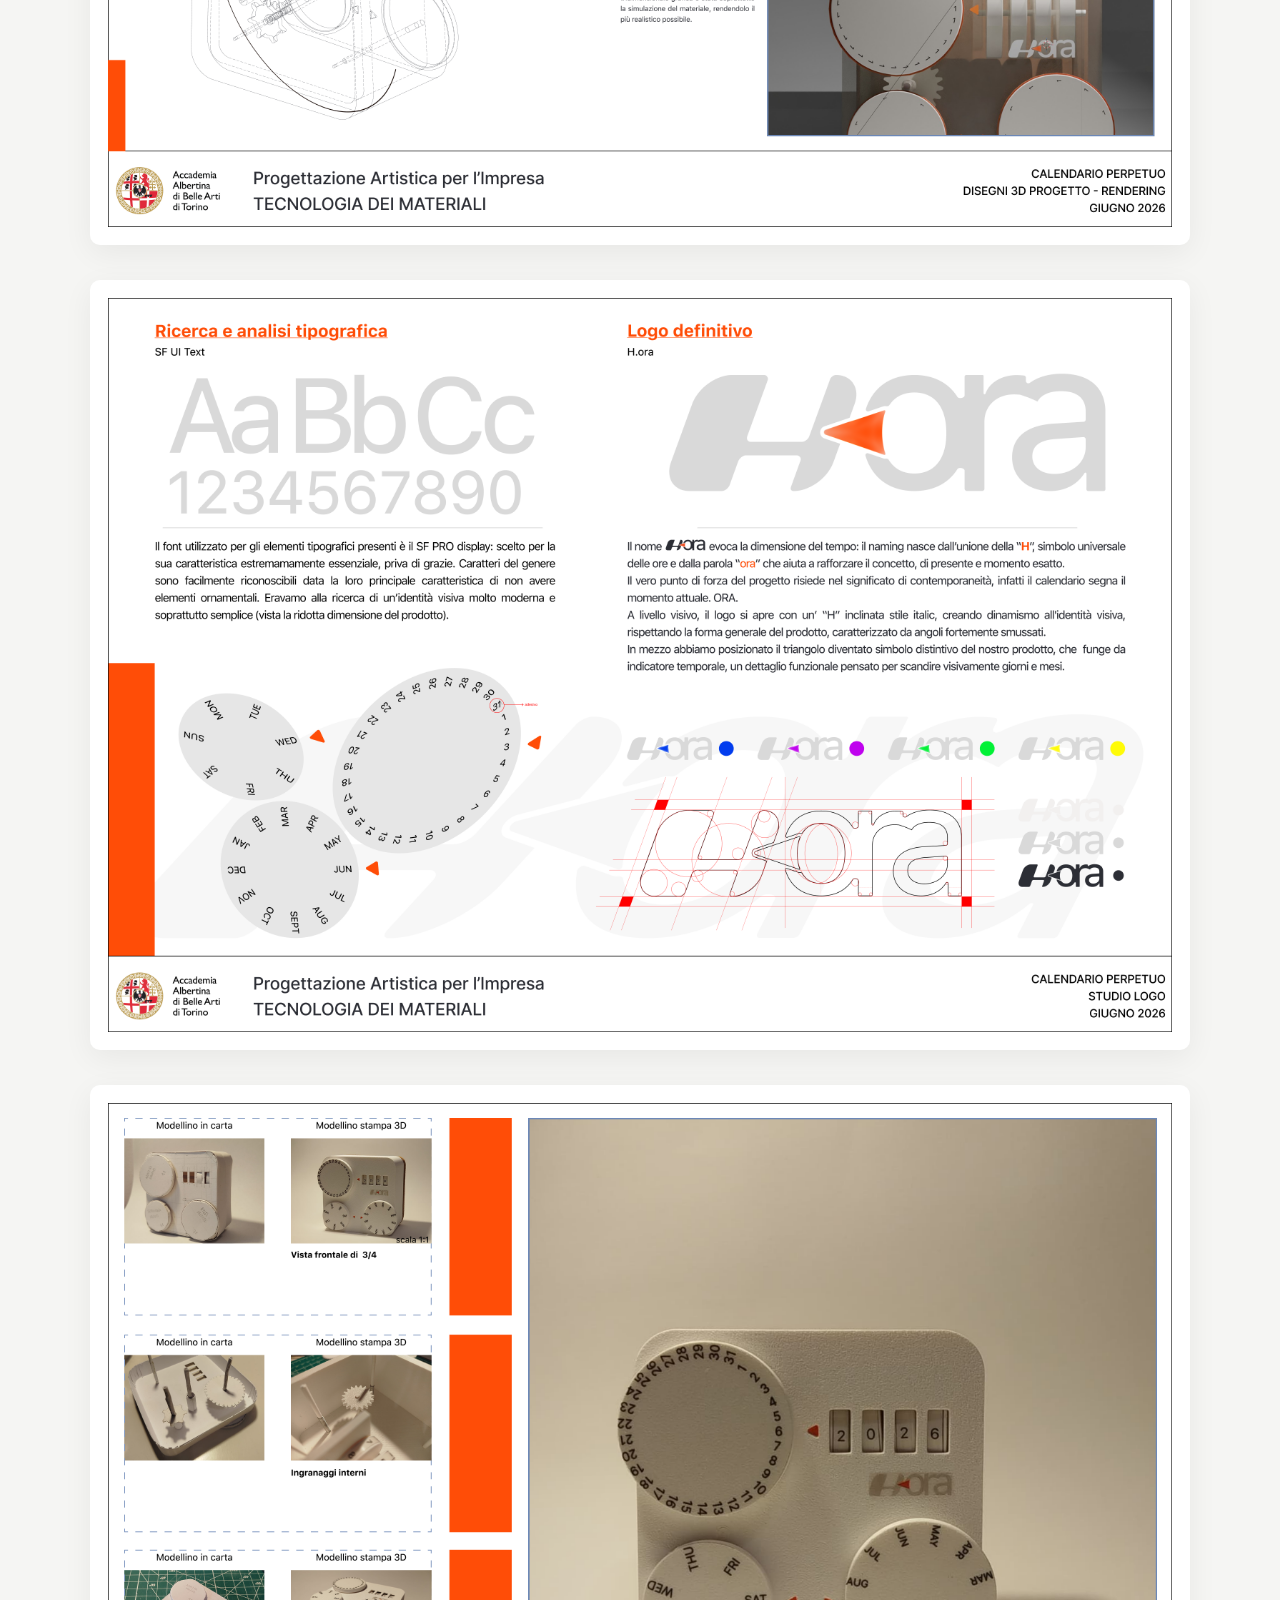
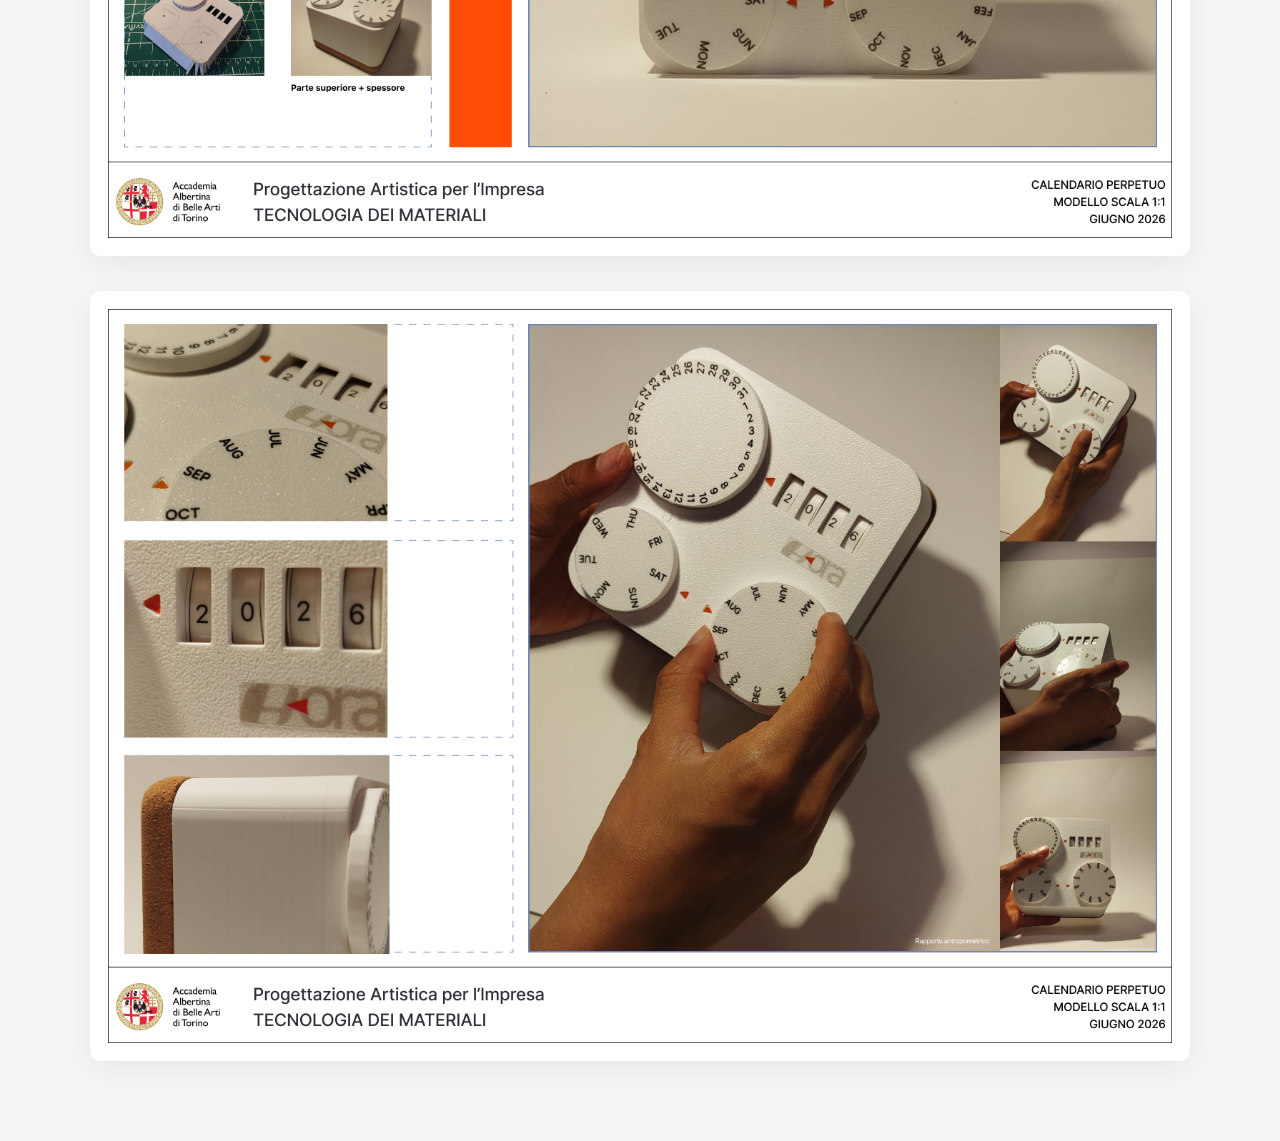
<file: 3-project-hora/hora.html>
<!DOCTYPE html>
<html lang="it">
<head>
  <meta charset="UTF-8">
  <meta name="viewport" content="width=device-width, initial-scale=1.0">
  <title>HORA — Noemi Chiari</title>
  <link rel="stylesheet" href="../css/style.css">
  <link rel="stylesheet" href="../css/project.css">
</head>
<body>
  <a href="../index.html" class="project-back">← HOME</a>

  <main class="project-page" aria-label="HORA">
    <div class="project-gallery">
      <div class="project-copy">
        <p class="project-summary">HORA è un calendario perpetuo sviluppato come progetto di gruppo, con l'obiettivo di creare un oggetto compatto, funzionale e facilmente trasportabile. Il processo ha incluso ricerca, schizzi, studio di forme, materiali e ingranaggi, sviluppo tecnico e 3D, identità visiva e prototipazione, dal modello in carta fino alla stampa 3D. Ho partecipato all'intero processo progettuale e alle decisioni condivise del gruppo, occupandomi in particolare di schizzi e sviluppo formale, modellazione 3D e rendering finali.</p>
        <p class="project-credits">Product Design / Sketching / Concept Development / AutoCAD / 3D Modeling / Rendering / Prototyping / 3D Printing</p>
      </div>
      <!-- project-images:start -->
      <a href="images/tavola1%20-%20copertina.png" target="_blank" rel="noopener">
        <img src="images/tavola1%20-%20copertina.png" alt="HORA — Pagina 1">
      </a>

      <a href="images/tavola1%20-%20intro.png" target="_blank" rel="noopener">
        <img src="images/tavola1%20-%20intro.png" alt="HORA — Pagina 2" loading="lazy">
      </a>

      <a href="images/tavola2%20-%20mooodboard.png" target="_blank" rel="noopener">
        <img src="images/tavola2%20-%20mooodboard.png" alt="HORA — Pagina 3" loading="lazy">
      </a>

      <a href="images/tavola3%20-%20prime%20bozze.png" target="_blank" rel="noopener">
        <img src="images/tavola3%20-%20prime%20bozze.png" alt="HORA — Pagina 4" loading="lazy">
      </a>

      <a href="images/tavola4%20-%20proeizioni%20ortogonali.png" target="_blank" rel="noopener">
        <img src="images/tavola4%20-%20proeizioni%20ortogonali.png" alt="HORA — Pagina 5" loading="lazy">
      </a>

      <a href="images/tavola5%20-%20esploso%20e%20abaco.png" target="_blank" rel="noopener">
        <img src="images/tavola5%20-%20esploso%20e%20abaco.png" alt="HORA — Pagina 6" loading="lazy">
      </a>

      <a href="images/tavola6%20-%20disegni%20in%202D.png" target="_blank" rel="noopener">
        <img src="images/tavola6%20-%20disegni%20in%202D.png" alt="HORA — Pagina 7" loading="lazy">
      </a>

      <a href="images/tavola7%20-%203D%20e%20render.png" target="_blank" rel="noopener">
        <img src="images/tavola7%20-%203D%20e%20render.png" alt="HORA — Pagina 8" loading="lazy">
      </a>

      <a href="images/tavola8%20-%20studio%20logo%20%28alternativa%29.png" target="_blank" rel="noopener">
        <img src="images/tavola8%20-%20studio%20logo%20%28alternativa%29.png" alt="HORA — Pagina 9" loading="lazy">
      </a>

      <a href="images/tavola9%20-%20foto%20del%20modello.png" target="_blank" rel="noopener">
        <img src="images/tavola9%20-%20foto%20del%20modello.png" alt="HORA — Pagina 10" loading="lazy">
      </a>

      <a href="images/tavola10%20-%20foto%20particolari.png" target="_blank" rel="noopener">
        <img src="images/tavola10%20-%20foto%20particolari.png" alt="HORA — Pagina 11" loading="lazy">
      </a>
      <!-- project-images:end -->
    </div>
  </main>
</body>
</html>
</file>
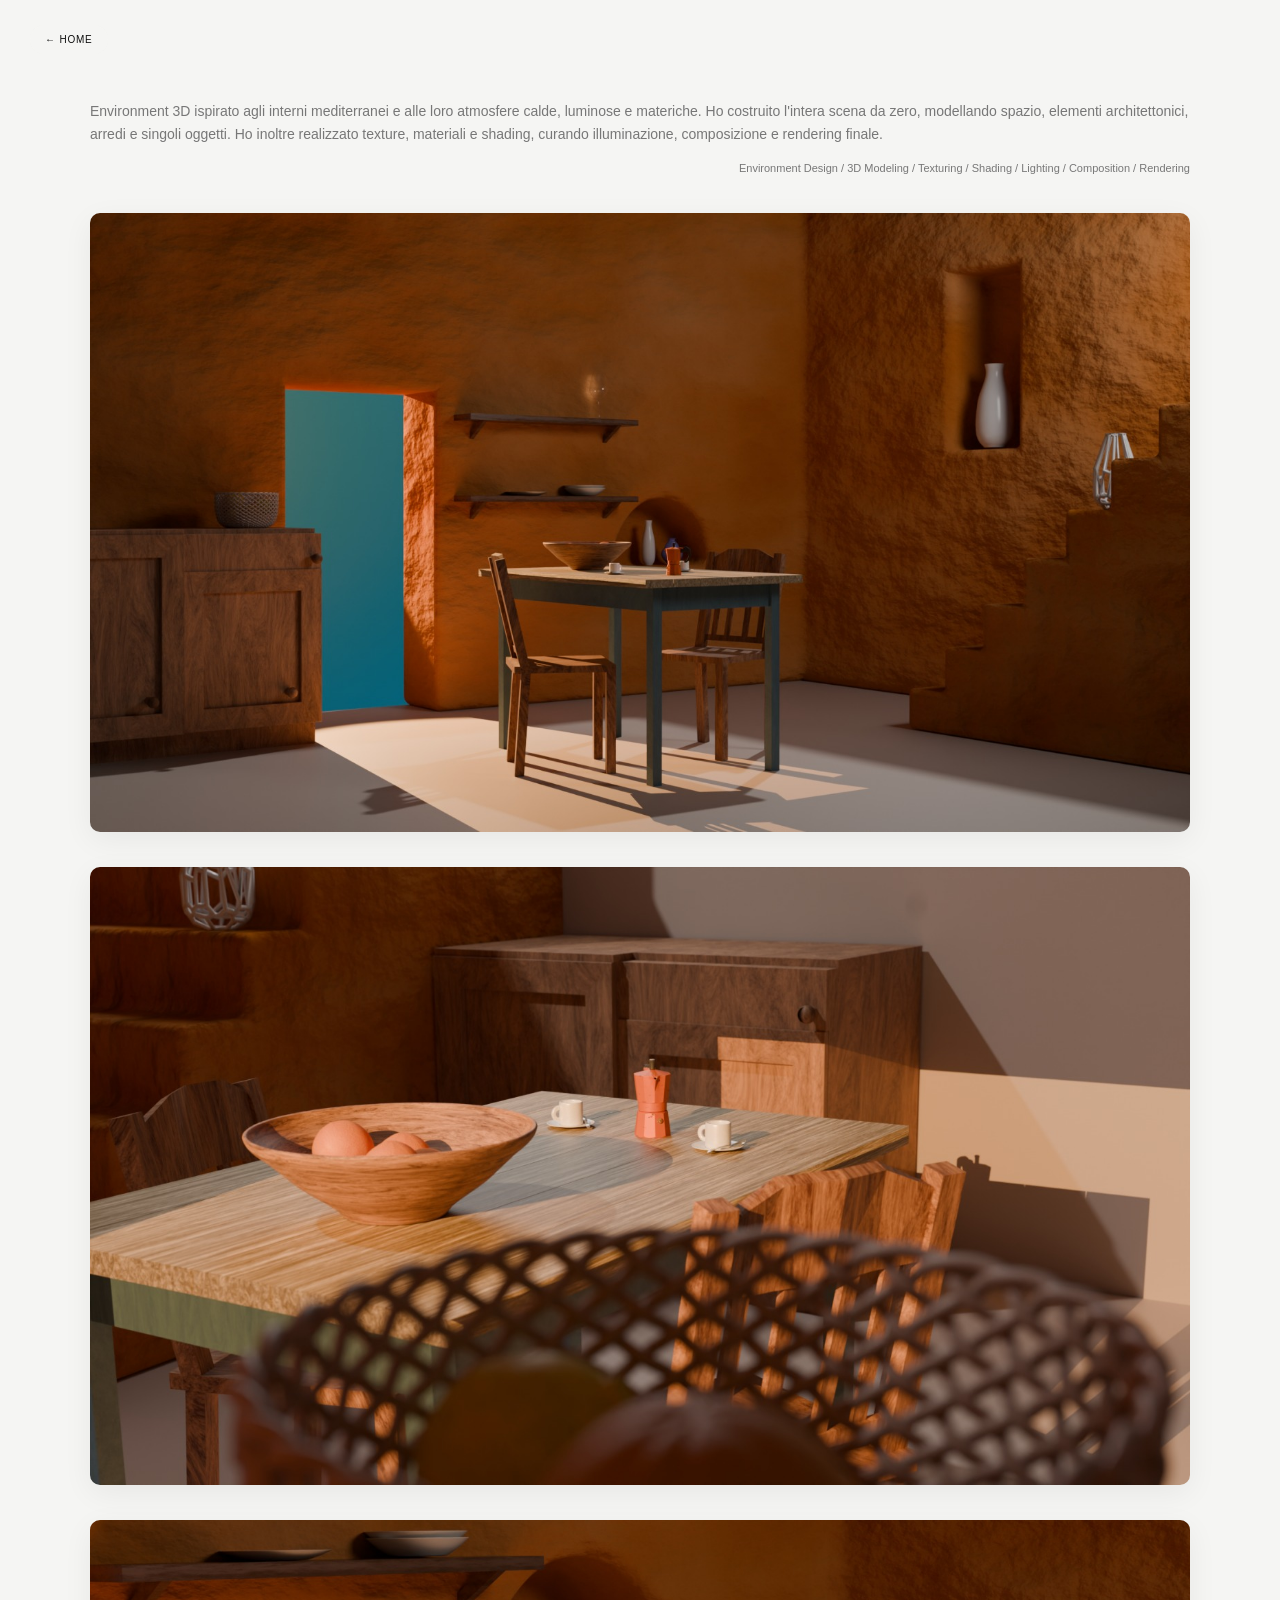
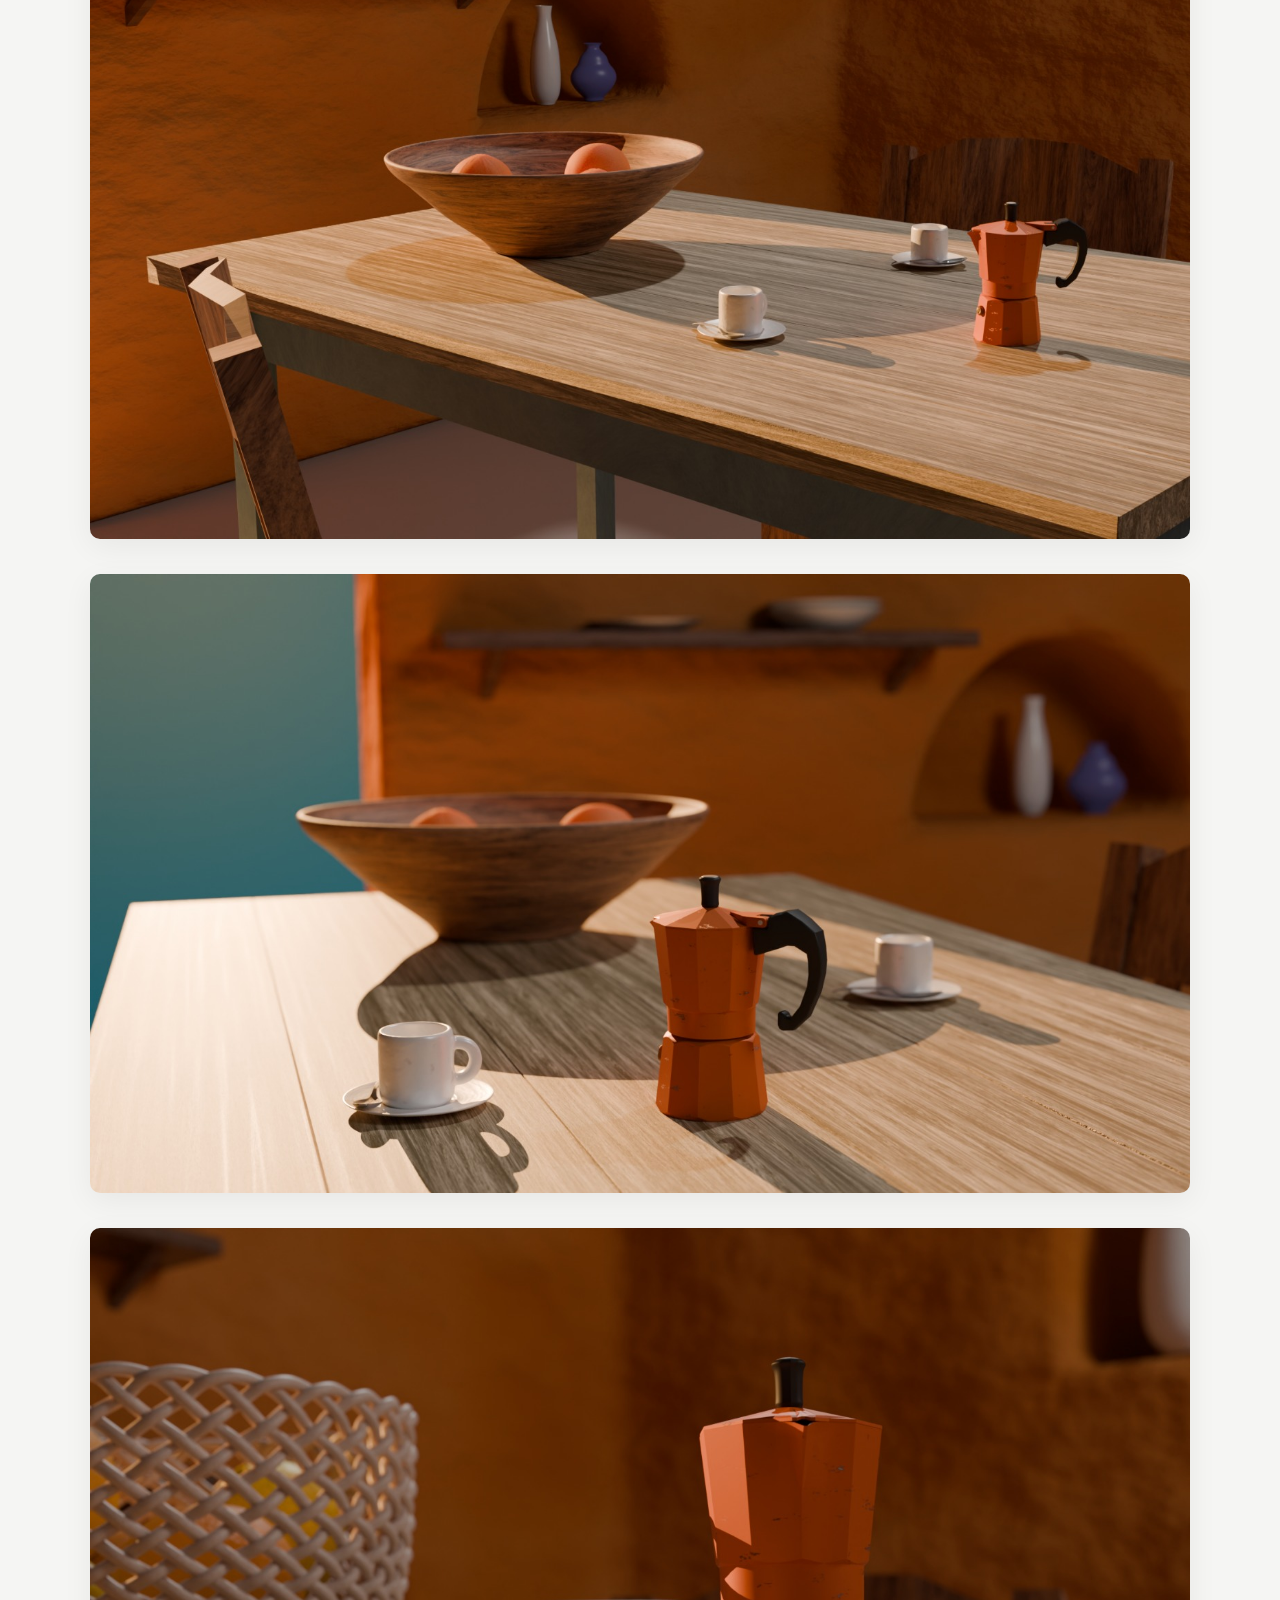
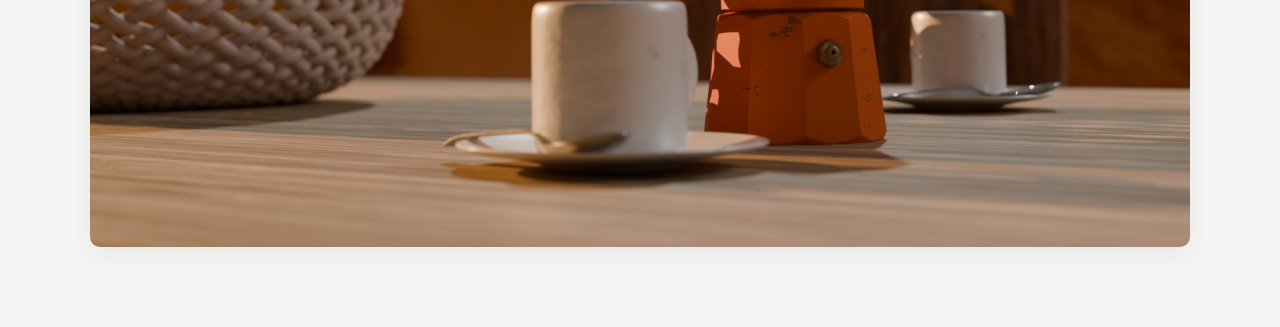
<file: 5-project-cucina-mediterranea/cucina-mediterranea.html>
<!DOCTYPE html>
<html lang="it">
<head>
  <meta charset="UTF-8">
  <meta name="viewport" content="width=device-width, initial-scale=1.0">
  <title>CUCINA MEDITERRANEA — Noemi Chiari</title>
  <link rel="stylesheet" href="../css/style.css">
  <link rel="stylesheet" href="../css/project.css">
</head>
<body>
  <a href="../index.html" class="project-back">← HOME</a>

  <main class="project-page" aria-label="CUCINA MEDITERRANEA">
    <div class="project-gallery">
      <div class="project-copy">
        <p class="project-summary">Environment 3D ispirato agli interni mediterranei e alle loro atmosfere calde, luminose e materiche. Ho costruito l'intera scena da zero, modellando spazio, elementi architettonici, arredi e singoli oggetti. Ho inoltre realizzato texture, materiali e shading, curando illuminazione, composizione e rendering finale.</p>
        <p class="project-credits">Environment Design / 3D Modeling / Texturing / Shading / Lighting / Composition / Rendering</p>
      </div>
      <!-- project-images:start -->
      <a href="images/01cucina.jpeg" target="_blank" rel="noopener">
        <img src="images/01cucina.jpeg" alt="CUCINA MEDITERRANEA — Pagina 1">
      </a>

      <a href="images/02cucina.jpeg" target="_blank" rel="noopener">
        <img src="images/02cucina.jpeg" alt="CUCINA MEDITERRANEA — Pagina 2" loading="lazy">
      </a>

      <a href="images/03cucina.jpeg" target="_blank" rel="noopener">
        <img src="images/03cucina.jpeg" alt="CUCINA MEDITERRANEA — Pagina 3" loading="lazy">
      </a>

      <a href="images/04cucina.jpeg" target="_blank" rel="noopener">
        <img src="images/04cucina.jpeg" alt="CUCINA MEDITERRANEA — Pagina 4" loading="lazy">
      </a>

      <a href="images/05cucina.jpeg" target="_blank" rel="noopener">
        <img src="images/05cucina.jpeg" alt="CUCINA MEDITERRANEA — Pagina 5" loading="lazy">
      </a>
      <!-- project-images:end -->
    </div>
  </main>
</body>
</html>
</file>
<file: css/style.css>
@import url("https://api.fontshare.com/v2/css?f[]=general-sans@400,500,600,700,800&display=swap");


/* ============================================================
   BASE
============================================================ */

:root {
  --bg: #f5f5f3;
  --text: #111111;
  --muted: #777777;
  --line: #d8d8d5;
  --header-height: 78px;
}

* {
  margin: 0;
  padding: 0;
  box-sizing: border-box;
}

html {
  scroll-behavior: smooth;
}

body {
  background: var(--bg);
  color: var(--text);

  font-family: "General Sans", sans-serif;

  font-weight: 400;

  overflow-x: hidden;
}

a {
  color: inherit;
  text-decoration: none;
}

button {
  font-family: inherit;
}


/* ============================================================
   HEADER
   SEMPRE VISIBILE
============================================================ */

.site-header {
  position: fixed;

  top: 0;
  left: 0;

  width: 100%;
  height: var(--header-height);

  padding: 0 42px;

  display: flex;
  align-items: center;
  justify-content: space-between;

  z-index: 9999;

  /*
     Questo permette al testo di diventare
     bianco quando passa sopra il nero.
  */
  mix-blend-mode: difference;

  color: white;

  pointer-events: none;
}

.site-header a,
.site-header button {
  pointer-events: auto;
}

.logo {
  font-size: 12px;

  font-weight: 500;

  letter-spacing: 0.08em;
}

.main-nav {
  display: flex;

  align-items: center;

  gap: 34px;
}

.nav-link {
  font-size: 10px;

  font-weight: 500;

  letter-spacing: 0.09em;

  transition: opacity 0.25s ease;
}

.nav-link:hover {
  opacity: 0.55;
}


/* ============================================================
   MOBILE MENU
============================================================ */

.menu-toggle {
  display: none;

  width: 38px;
  height: 38px;

  border: 0;

  background: transparent;

  cursor: pointer;

  position: relative;

  color: inherit;
}

.menu-toggle span {
  position: absolute;

  left: 7px;

  width: 24px;
  height: 1px;

  background: currentColor;
}

.menu-toggle span:first-child {
  top: 15px;
}

.menu-toggle span:last-child {
  top: 22px;
}

.menu-toggle.active span:first-child {
  top: 19px;

  transform: rotate(45deg);
}

.menu-toggle.active span:last-child {
  top: 19px;

  transform: rotate(-45deg);
}

.mobile-menu {
  display: none;
}


/* ============================================================
   HERO
============================================================ */

.hero {
  position: relative;

  width: 100%;
  height: 100vh;

  min-height: 0;

  overflow: hidden;

  background: #ffffff;

  color: #111111;
}


/*
   IMPORTANTE:
   il canvas 3D NON viene nascosto.
*/

.hero-canvas {
  position: absolute;

  inset: 0;

  width: 100%;
  height: 100%;

  z-index: 0;

  pointer-events: none;
}


/* ============================================================
   DECORAZIONE HERO
============================================================ */

.hero-rings {
  position: absolute;

  inset: 0;

  pointer-events: none;

  z-index: 1;
}

.ring {
  position: absolute;
  left: 50%;
  top: 50%;
  transform: translate(-50%, -50%);
  border: 1px solid rgba(180, 180, 180, 0.38);

  border-radius: 50%;
}

.ring-1 {
  width: 53vw;
  height: 53vw;
}

.ring-2 {
  width: 83vw;
  height: 83vw;
}


/* ============================================================
   HERO CONTENT
============================================================ */

.hero-content {
  position: absolute;

  left: 42px;

  bottom: 90px;

  z-index: 5;
  mix-blend-mode: difference;
}


/*
   IL TITOLO PIÙ GRANDE DEL SITO
*/

.hero-name {
  display: flex;

  flex-direction: column;

  color: #ffffff;

  font-size: clamp(5rem, 13vw, 12rem);

  line-height: 0.78;

  /*
     Più cicciotto
  */
  font-weight: 600;

  letter-spacing: -0.075em;
}


/* ============================================================
   SOTTOTITOLO
============================================================ */

.hero-role {
  margin-top: 35px;

  color: #ffffff;

  font-size: 11px;

  line-height: 1.2;

  font-weight: 500;

  letter-spacing: 0.1em;
}


/* ============================================================
   SCROLL TO EXPLORE
   CENTRATO
============================================================ */

.scroll-indicator {
  position: absolute;

  left: 50%;

  bottom: 35px;

  transform: translateX(-50%);

  z-index: 5;
  mix-blend-mode: difference;

  display: flex;

  flex-direction: column;

  align-items: center;

  gap: 10px;

  color: #ffffff;

  font-size: 9px;

  font-weight: 500;

  letter-spacing: 0.1em;

  white-space: nowrap;
}

.scroll-line {
  width: 1px;

  height: 35px;

  background: rgba(255, 255, 255, 0.35);

  position: relative;
}

.scroll-dot {
  position: absolute;

  left: 50%;
  top: 0;

  width: 5px;
  height: 5px;

  border-radius: 50%;

  background: #ffffff;

  transform: translateX(-50%);
}


/* ============================================================
   SEZIONI PRINCIPALI
============================================================ */

.section-heading {
  width: min(100%, 1250px);

  margin: 0 auto;
}

.section-heading h2 {
  color: #111111;

  font-size: clamp(4rem, 8vw, 8rem);

  line-height: 0.85;

  /*
     Stessa grandezza/peso per:
     WORKS
     CHI SONO
     CONTATTO
  */

  font-weight: 600;

  letter-spacing: -0.075em;
}


/* ============================================================
   WORKS
============================================================ */

.works {
  position: relative;

  padding: 150px 42px 180px;

  background: var(--bg);
}

.works-intro {
  width: min(100%, 1250px);

  margin: 0 auto 130px;
}

.works-intro h2 {
  color: #111111;

  font-size: clamp(4rem, 8vw, 8rem);

  line-height: 0.85;

  font-weight: 600;

  letter-spacing: -0.075em;
}


/* ============================================================
   PROJECT WRAP
============================================================ */

.project-wrap {
  position: relative;

  width: 100%;

  min-height: 105vh;

  display: flex;

  justify-content: center;
}

.project {
  position: sticky;

  top: 10vh;

  width: 100%;

  height: fit-content;

  display: flex;

  justify-content: center;

  transform-origin: center center;

  will-change: transform, opacity;
}


/* ============================================================
   PROJECT INNER
============================================================ */

.project-inner {
  position: relative;

  width: min(100%, 1250px);

  min-height: 680px;

  background: transparent;
}


/* ============================================================
   NUMERO
============================================================ */

.project-number {
  position: absolute;

  left: -52px;

  top: 0;

  font-family: "General Sans", sans-serif;

  font-size: clamp(5.5rem, 9vw, 9.5rem);

  line-height: 0.78;

  /*
     Cicciotto
  */

  font-weight: 600;

  letter-spacing: -0.09em;

  color: #111111;

  z-index: 10;

  pointer-events: none;

  white-space: nowrap;
}


/* ============================================================
   PROJECT IMAGE
============================================================ */

.project-media {
  position: relative;

  width: 88%;

  height: min(68vh, 680px);

  margin-left: auto;

  overflow: hidden;

  background: #dededb;

  border-radius: 14px;
}

.project-media img {
  display: block;

  width: 100%;
  height: 100%;

  object-fit: cover;

  transition: transform 0.8s ease;
}

.project-media:hover img {
  transform: scale(1.025);
}

/* Solo i progetti video incorporati: cornice e misure delle card invariate. */
.project-media[data-project-media] > video {
  display: block;
  width: 100%;
  height: 100%;
  object-fit: cover;
}

.project-media[data-project-media="touchdesign"] {
  display: grid;
  grid-template-columns: repeat(2, minmax(0, 1fr));
  background: #000;
}

.project-media[data-project-media="touchdesign"] .project-video {
  min-width: 0;
  min-height: 0;
}

.project-media[data-project-media="touchdesign"] video {
  width: 100%;
  height: 100%;
  object-fit: contain;
}


/* ============================================================
   PROJECT INFO
   SUBITO SOTTO L'IMMAGINE
============================================================ */

.project-info {
  position: relative;

  margin-left: 12%;

  width: 88%;

  padding-top: 12px;

  display: flex;

  align-items: baseline;

  justify-content: space-between;

  gap: 25px;
}

.project-title {
  font-family: "General Sans", sans-serif;

  font-size: clamp(1.5rem, 2.7vw, 2.7rem);

  line-height: 1;

  font-weight: 400;

  letter-spacing: -0.045em;

  color: #111111;
}

.project-title:hover {
  opacity: 0.5;
}

.project-desc {
  font-family: "General Sans", sans-serif;

  font-size: 10px;

  line-height: 1.2;

  font-weight: 400;

  color: #777777;

  letter-spacing: 0.08em;

  text-transform: uppercase;

  text-align: right;

  white-space: normal;
}


/* ============================================================
   ABOUT
============================================================ */

.about {
  padding: 180px 42px;

  background: var(--bg);

  border-top: 1px solid var(--line);
}

.about-grid {
  width: min(100%, 1250px);

  margin: 90px auto 0;

  display: grid;

  grid-template-columns: 1fr;

  gap: 80px;
}

.about-body {
  width: min(100%, 900px);

  margin-left: auto;
}

.about-intro {
  max-width: 680px;

  font-size: 24px;

  line-height: 1.45;

  letter-spacing: -0.025em;

  margin-bottom: 80px;
}

.about-intro strong {
  font-weight: 500;
}

.about-block {
  padding: 32px 0;

  border-top: 1px solid var(--line);

  display: grid;

  grid-template-columns: 180px minmax(0, 1fr);

  align-items: start;

  gap: 30px;
}

.about-block:last-child {
  border-bottom: 1px solid var(--line);
}

.about-block h3 {
  font-size: 10px;

  line-height: 1.6;

  text-transform: uppercase;

  letter-spacing: 0.1em;

  font-weight: 600;

  color: var(--text);
}

.about-block p {
  font-size: 15px;

  line-height: 1.5;
}

.education-list {
  list-style: none;
  display: grid;
  gap: 28px;
}

.about-block .education-date {
  margin-bottom: 9px;
  font-size: 10px;
  letter-spacing: 0.09em;
  color: var(--muted);
}

.education-school {
  font-size: 17px;
  line-height: 1.45;
  font-weight: 500;
  letter-spacing: -0.015em;
}

.education-course {
  margin-top: 5px;
}

.about-block .education-focus {
  margin-top: 3px;
  font-size: 14px;
  color: var(--muted);
}

.skills-grid {
  display: grid;
  grid-template-columns: repeat(2, minmax(0, 1fr));
  gap: 30px 36px;
}

.skill-group h4 {
  margin-bottom: 10px;
  font-size: 10px;
  line-height: 1.5;
  font-weight: 500;
  letter-spacing: 0.08em;
  text-transform: uppercase;
}

.skill-group p {
  font-size: 14px;
  line-height: 1.7;
}

.about-block .interests-intro {
  margin-bottom: 14px;
  font-size: 13px;
  color: var(--muted);
}

.about-block .interests-list {
  font-size: 17px;
  line-height: 1.7;
  letter-spacing: -0.01em;
}

.language-list {
  list-style: none;
  display: flex;
  flex-wrap: wrap;
  gap: 8px 28px;
  font-size: 15px;
  line-height: 1.5;
}

.language-list li {
  white-space: nowrap;
}

.language-name {
  font-weight: 500;
}


/* ============================================================
   CONTACT
============================================================ */

.contact {
  padding: 180px 42px;

  background: #111111;

  color: white;
}

.contact-heading h2 {
  color: white;
}


/*
   ETICHETTE DEI CONTATTI PICCOLE
   come HOME / WORKS / ABOUT ME / CONTACT
*/

.contact-links {
  width: min(100%, 1250px);

  margin: 100px auto 0;

  display: flex;

  flex-direction: column;
}

.contact-link {
  display: grid;

  grid-template-columns: 180px minmax(0, 1fr);

  align-items: baseline;

  gap: 30px;

  padding: 18px 0;

  border-top: 1px solid rgba(255, 255, 255, 0.2);

  font-size: 10px;

  line-height: 1.2;

  font-weight: 500;

  letter-spacing: 0.09em;

  color: white;
}

.contact-label {
  font-weight: 600;
  line-height: 1.5;
}

.contact-value {
  font-size: 15px;
  font-weight: 400;
  line-height: 1.5;
  letter-spacing: 0;
  overflow-wrap: anywhere;
}

.contact-link:last-child {
  border-bottom: 1px solid rgba(255, 255, 255, 0.2);
}

.contact-link:hover {
  opacity: 0.55;
}


/* ============================================================
   FOOTER
============================================================ */

.site-footer {
  padding: 25px 42px;

  background: #111111;

  color: rgba(255, 255, 255, 0.45);

  border-top: 1px solid rgba(255, 255, 255, 0.12);

  display: flex;

  justify-content: space-between;

  font-size: 9px;

  letter-spacing: 0.08em;
}


/* ============================================================
   TABLET
============================================================ */

@media (max-width: 1100px) {

  .site-header {
    padding: 0 25px;
  }

  .hero-content {
    left: 25px;
  }

  .works {
    padding-left: 25px;
    padding-right: 25px;
  }

  .project-inner {
    width: calc(100% - 50px);
  }

  .project-number {
    left: -42px;

    font-size: clamp(5rem, 8vw, 8rem);
  }

  .project-media {
    width: 90%;
  }

  .project-info {
    margin-left: 10%;

    width: 90%;
  }

  .about {
    padding-left: 25px;
    padding-right: 25px;
  }

  .contact {
    padding-left: 25px;
    padding-right: 25px;
  }

  .site-footer {
    padding-left: 25px;
    padding-right: 25px;
  }
}


/* ============================================================
   MOBILE
============================================================ */

@media (max-width: 700px) {

  :root {
    --header-height: 65px;
  }

  .site-header {
    padding: 0 18px;
  }

  .main-nav {
    display: none;
  }

  .menu-toggle {
    display: block;
    width: 44px;
    height: 44px;
  }

  .site-header .logo {
    display: inline-flex;
    align-items: center;
    min-height: 44px;
  }

  .menu-toggle span {
    left: 10px;
  }

  .menu-toggle span:first-child {
    top: 18px;
  }

  .menu-toggle span:last-child {
    top: 25px;
  }

  .menu-toggle.active span:first-child,
  .menu-toggle.active span:last-child {
    top: 22px;
  }

  .mobile-menu {
    position: fixed;

    top: 0;
    left: 0;

    width: 100%;
    height: 100vh;
    height: 100dvh;

    overflow-y: auto;

    padding: 110px 25px 40px;

    background: #111111;

    color: white;

    z-index: 9000;

    display: flex;

    flex-direction: column;

    gap: 25px;

    transform: translateY(-100%);

    transition: transform 0.45s ease;
  }

  .mobile-menu.active {
    transform: translateY(0);
  }

  .mobile-menu a {
    display: flex;
    align-items: center;
    min-height: 44px;
    flex-shrink: 0;

    font-size: 40px;

    line-height: 1;

    letter-spacing: -0.05em;

    font-weight: 600;
  }


  /* HERO */

  .hero {
    min-height: 0;
    height: 100svh;
  }

  .hero-content {
    left: 18px;

    bottom: 80px;
  }

  .hero-name {
    font-size: clamp(4rem, 18vw, 7rem);

    font-weight: 600;
  }

  .hero-role {
    margin-top: 25px;

    font-size: 9px;
  }

  .scroll-indicator {
    bottom: 25px;

    font-size: 7px;
  }


  /* WORKS */

  .works {
    padding: 120px 18px 140px;
  }

  .works-intro {
    margin-bottom: 90px;
  }

  .works-intro h2 {
    font-size: 4.8rem;

    font-weight: 600;
  }


  /* PROJECT */

  .project-wrap {
    min-height: 90vh;
  }

  .project {
    top: 8vh;
  }

  .project-inner {
    width: 100%;

    min-height: 550px;
  }

  .project-number {
    left: 0;

    top: -50px;

    font-size: 4.8rem;

    font-weight: 600;
  }

  .project-media {
    width: 100%;

    height: 58vh;

    min-height: 400px;

    border-radius: 13px;
  }

  .project-media[data-project-media="touchdesign"] {
    grid-template-columns: minmax(0, 1fr);
    grid-template-rows: repeat(2, minmax(0, 1fr));
  }

  .project-info {
    position: relative;

    left: auto;

    bottom: auto;

    margin-left: 0;

    width: 100%;

    padding-top: 12px;

    display: flex;

    flex-direction: column;

    align-items: flex-start;

    gap: 7px;
  }

  .project-title {
    display: inline-flex;
    align-items: center;
    min-height: 44px;
    max-width: 100%;

    font-size: 2rem;

    line-height: 1.15;

    font-weight: 400;
  }

  .project-desc {
    font-size: 8px;

    text-align: left;

    white-space: normal;
  }


  /* ABOUT */

  .about {
    padding: 120px 18px;
  }

  .about-grid {
    margin-top: 70px;
  }

  .about-body {
    width: 100%;
  }

  .about-intro {
    font-size: 20px;

    margin-bottom: 60px;
  }

  .about-block {
    grid-template-columns: 1fr;

    gap: 20px;

    padding: 28px 0;
  }

  .skills-grid {
    grid-template-columns: minmax(0, 1fr);
    gap: 24px;
  }

  .education-school {
    font-size: 16px;
  }

  .about-block .interests-list {
    font-size: 16px;
  }


  /* CONTACT */

  .contact {
    padding: 120px 18px;
  }

  .contact-links {
    margin-top: 70px;
  }

  .contact-link {
    grid-template-columns: minmax(0, 1fr);

    gap: 8px;

    font-size: 10px;

    padding: 16px 0;
  }


  /* FOOTER */

  .site-footer {
    padding: 20px 18px;

    flex-direction: column;

    gap: 8px;
  }
}


/* ============================================================
   SCHERMI MOLTO PICCOLI
============================================================ */

@media (max-width: 400px) {

  .project-number {
    top: -48px;

    font-size: 4rem;
  }

  .project-media {
    height: 52vh;

    min-height: 350px;
  }

  .project-title {
    font-size: 1.7rem;
  }
}
</file>
<file: css/project.css>
/* Stessi valori della pagina MAGMA originale, condivisi dalle gallerie. */
.project-page {
  min-height: 100vh;
  background: #f5f5f3;
  padding: 100px 30px 80px;
}

.project-gallery {
  width: min(100%, 1100px);
  margin: 0 auto;
  display: flex;
  flex-direction: column;
  gap: 35px;
}

.project-gallery > a {
  display: block;
}

.project-copy {
  min-width: 0;
  color: var(--muted);
  font-family: inherit;
  font-size: 14px;
  font-weight: 400;
  line-height: 1.65;
  text-transform: none;
  overflow-wrap: break-word;
}

.project-credits {
  margin-top: 14px;
  font-size: 11px;
  line-height: 1.6;
  text-align: right;
}

.project-divider {
  width: 100%;
  height: 0;
  margin: 12px 0;
  border: 0;
  border-top: 1px solid var(--line);
}

.project-video {
  position: relative;
}

.project-video video {
  display: block;
  width: 100%;
  height: auto;
  background: #000;
}

.video-play {
  position: absolute;
  top: 50%;
  left: 50%;
  transform: translate(-50%, -50%);
  display: grid;
  place-items: center;
  width: 48px;
  height: 48px;
  padding: 0;
  border: 0;
  border-radius: 50%;
  background: rgba(135, 135, 135, 0.62);
  cursor: pointer;
}

.video-play[hidden] {
  display: none;
}

.video-play span {
  width: 0;
  height: 0;
  margin-left: 3px;
  border-top: 7px solid transparent;
  border-bottom: 7px solid transparent;
  border-left: 11px solid #fff;
}

.video-play:focus-visible {
  outline: 2px solid #fff;
  outline-offset: 4px;
}

.project-gallery img {
  display: block;
  width: 100%;
  height: auto;
  border-radius: 10px;
  box-shadow: 0 8px 30px rgba(0, 0, 0, 0.06);
}

.project-back {
  position: fixed;
  top: 25px;
  left: 30px;
  z-index: 1000;
  padding: 9px 15px;
  background: rgba(245, 245, 243, 0.88);
  color: #111111;
  font-family: "General Sans", sans-serif;
  font-size: 10px;
  font-weight: 500;
  letter-spacing: 0.08em;
  border-radius: 20px;
  backdrop-filter: blur(10px);
  transition: background 0.25s ease, color 0.25s ease, opacity 0.25s ease;
}

.project-back:hover {
  background: #111111;
  color: #ffffff;
}

@media (max-width: 700px) {
  .project-page {
    padding: 85px 14px 50px;
  }

  .project-gallery {
    gap: 18px;
  }

  .project-gallery img {
    border-radius: 7px;
  }

  .project-back {
    top: 18px;
    left: 18px;
    font-size: 9px;
    display: inline-flex;
    align-items: center;
    justify-content: center;
    min-height: 44px;
    min-width: 44px;
  }
}
</file>
